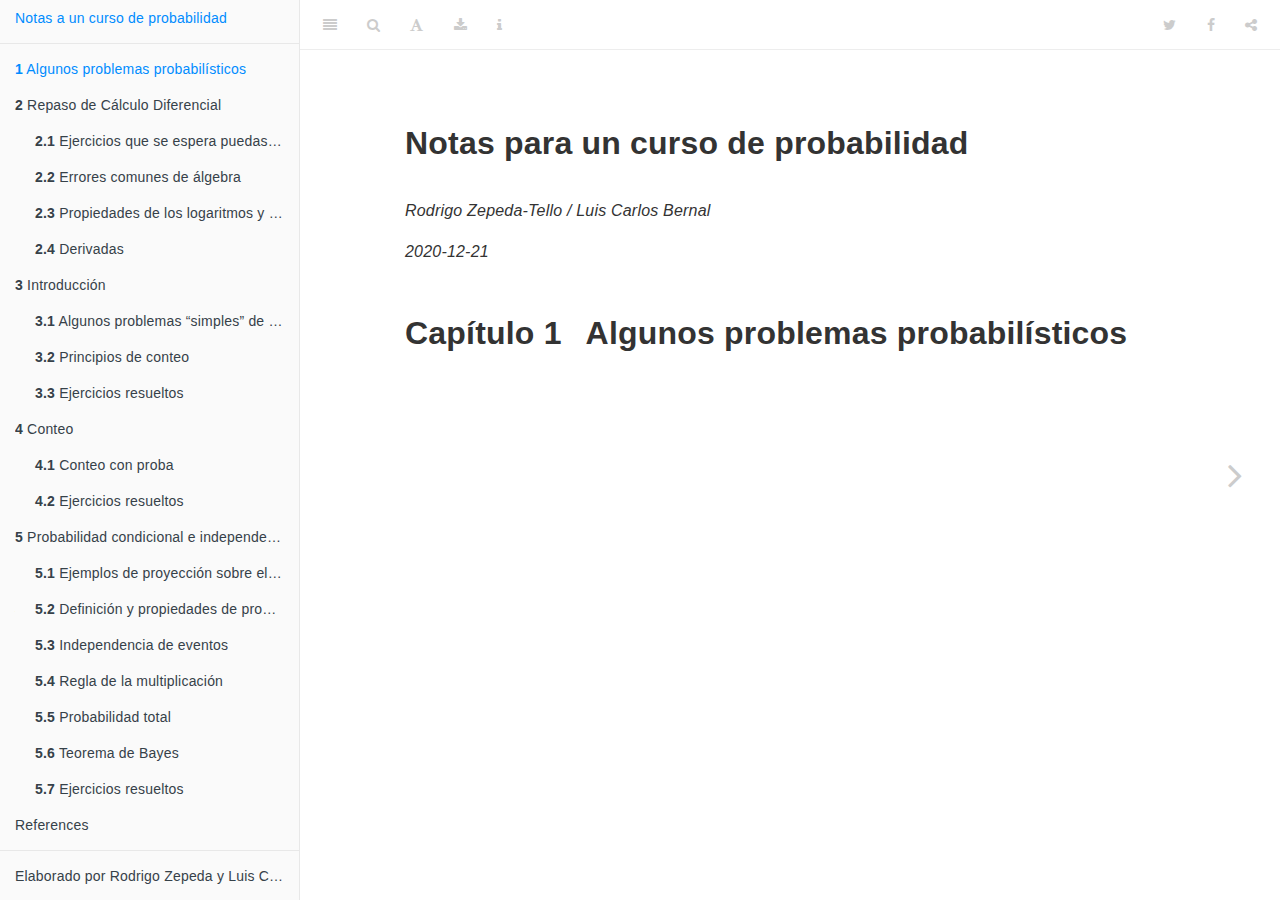
<file: docs/index.html>
<!DOCTYPE html>
<html lang="" xml:lang="">
<head>

  <meta charset="utf-8" />
  <meta http-equiv="X-UA-Compatible" content="IE=edge" />
  <title>Notas para un curso de probabilidad</title>
  <meta name="description" content="Introducción a un curso de probabilidad para economía, finanzas e ingeniería" />
  <meta name="generator" content="bookdown 0.21 and GitBook 2.6.7" />

  <meta property="og:title" content="Notas para un curso de probabilidad" />
  <meta property="og:type" content="book" />
  
  
  <meta property="og:description" content="Introducción a un curso de probabilidad para economía, finanzas e ingeniería" />
  

  <meta name="twitter:card" content="summary" />
  <meta name="twitter:title" content="Notas para un curso de probabilidad" />
  
  <meta name="twitter:description" content="Introducción a un curso de probabilidad para economía, finanzas e ingeniería" />
  

<meta name="author" content="Rodrigo Zepeda-Tello / Luis Carlos Bernal" />


<meta name="date" content="2020-12-21" />

  <meta name="viewport" content="width=device-width, initial-scale=1" />
  <meta name="apple-mobile-web-app-capable" content="yes" />
  <meta name="apple-mobile-web-app-status-bar-style" content="black" />
  
  

<link rel="next" href="repaso-diferencial.html"/>
<script src="libs/jquery-2.2.3/jquery.min.js"></script>
<link href="libs/gitbook-2.6.7/css/style.css" rel="stylesheet" />
<link href="libs/gitbook-2.6.7/css/plugin-table.css" rel="stylesheet" />
<link href="libs/gitbook-2.6.7/css/plugin-bookdown.css" rel="stylesheet" />
<link href="libs/gitbook-2.6.7/css/plugin-highlight.css" rel="stylesheet" />
<link href="libs/gitbook-2.6.7/css/plugin-search.css" rel="stylesheet" />
<link href="libs/gitbook-2.6.7/css/plugin-fontsettings.css" rel="stylesheet" />
<link href="libs/gitbook-2.6.7/css/plugin-clipboard.css" rel="stylesheet" />









<script src="libs/accessible-code-block-0.0.1/empty-anchor.js"></script>



<link rel="stylesheet" href="style.css" type="text/css" />
</head>

<body>



  <div class="book without-animation with-summary font-size-2 font-family-1" data-basepath=".">

    <div class="book-summary">
      <nav role="navigation">

<ul class="summary">
<li><a href="./">Notas a un curso de probabilidad</a></li>

<li class="divider"></li>
<li class="chapter" data-level="1" data-path="index.html"><a href="index.html"><i class="fa fa-check"></i><b>1</b> Algunos problemas probabilísticos</a></li>
<li class="chapter" data-level="2" data-path="repaso-diferencial.html"><a href="repaso-diferencial.html"><i class="fa fa-check"></i><b>2</b> Repaso de Cálculo Diferencial</a><ul>
<li class="chapter" data-level="2.1" data-path="repaso-diferencial.html"><a href="repaso-diferencial.html#ejercicios-que-se-espera-puedas-resolver"><i class="fa fa-check"></i><b>2.1</b> Ejercicios que se espera puedas resolver</a></li>
<li class="chapter" data-level="2.2" data-path="repaso-diferencial.html"><a href="repaso-diferencial.html#errores-comunes-de-álgebra"><i class="fa fa-check"></i><b>2.2</b> Errores comunes de álgebra</a></li>
<li class="chapter" data-level="2.3" data-path="repaso-diferencial.html"><a href="repaso-diferencial.html#propiedades-de-los-logaritmos-y-la-exponencial"><i class="fa fa-check"></i><b>2.3</b> Propiedades de los logaritmos y la exponencial</a></li>
<li class="chapter" data-level="2.4" data-path="repaso-diferencial.html"><a href="repaso-diferencial.html#derivadas"><i class="fa fa-check"></i><b>2.4</b> Derivadas</a><ul>
<li class="chapter" data-level="2.4.1" data-path="repaso-diferencial.html"><a href="repaso-diferencial.html#definición-como-límite"><i class="fa fa-check"></i><b>2.4.1</b> Definición como límite</a></li>
<li class="chapter" data-level="2.4.2" data-path="repaso-diferencial.html"><a href="repaso-diferencial.html#derivada-de-la-suma"><i class="fa fa-check"></i><b>2.4.2</b> Derivada de la suma</a></li>
<li class="chapter" data-level="2.4.3" data-path="repaso-diferencial.html"><a href="repaso-diferencial.html#derivada-del-producto"><i class="fa fa-check"></i><b>2.4.3</b> Derivada del producto</a></li>
<li class="chapter" data-level="2.4.4" data-path="repaso-diferencial.html"><a href="repaso-diferencial.html#derivada-de-una-división"><i class="fa fa-check"></i><b>2.4.4</b> Derivada de una división</a></li>
<li class="chapter" data-level="2.4.5" data-path="repaso-diferencial.html"><a href="repaso-diferencial.html#regla-de-la-cadena"><i class="fa fa-check"></i><b>2.4.5</b> Regla de la cadena</a></li>
<li class="chapter" data-level="2.4.6" data-path="repaso-diferencial.html"><a href="repaso-diferencial.html#derivación-logarítmica"><i class="fa fa-check"></i><b>2.4.6</b> Derivación logarítmica</a></li>
<li class="chapter" data-level="2.4.7" data-path="repaso-diferencial.html"><a href="repaso-diferencial.html#derivadas-parciales"><i class="fa fa-check"></i><b>2.4.7</b> Derivadas parciales</a></li>
<li class="chapter" data-level="2.4.8" data-path="repaso-diferencial.html"><a href="repaso-diferencial.html#gradiente"><i class="fa fa-check"></i><b>2.4.8</b> Gradiente</a></li>
<li class="chapter" data-level="2.4.9" data-path="repaso-diferencial.html"><a href="repaso-diferencial.html#matriz-hessiana"><i class="fa fa-check"></i><b>2.4.9</b> Matriz hessiana</a></li>
</ul></li>
</ul></li>
<li class="chapter" data-level="3" data-path="intro.html"><a href="intro.html"><i class="fa fa-check"></i><b>3</b> Introducción</a><ul>
<li class="chapter" data-level="3.1" data-path="intro.html"><a href="intro.html#algunos-problemas-simples-de-probabilidad"><i class="fa fa-check"></i><b>3.1</b> Algunos problemas “simples” de probabilidad</a><ul>
<li class="chapter" data-level="3.1.1" data-path="intro.html"><a href="intro.html#ejemplos-sencillos-de-casos-favorables-entre-totales"><i class="fa fa-check"></i><b>3.1.1</b> Ejemplos sencillos de casos favorables entre totales</a></li>
</ul></li>
<li class="chapter" data-level="3.2" data-path="intro.html"><a href="intro.html#principios-de-conteo"><i class="fa fa-check"></i><b>3.2</b> Principios de conteo</a><ul>
<li class="chapter" data-level="3.2.1" data-path="intro.html"><a href="intro.html#permutaciones-muestras-ordenadas"><i class="fa fa-check"></i><b>3.2.1</b> Permutaciones (muestras ordenadas)</a></li>
<li class="chapter" data-level="3.2.2" data-path="intro.html"><a href="intro.html#combinaciones-subpoblaciones"><i class="fa fa-check"></i><b>3.2.2</b> Combinaciones (subpoblaciones)</a></li>
<li class="chapter" data-level="3.2.3" data-path="intro.html"><a href="intro.html#particiones-problemas-de-ocupación"><i class="fa fa-check"></i><b>3.2.3</b> Particiones (problemas de ocupación)</a></li>
<li class="chapter" data-level="3.2.4" data-path="intro.html"><a href="intro.html#representación-mediante-árboles"><i class="fa fa-check"></i><b>3.2.4</b> Representación mediante árboles</a></li>
<li class="chapter" data-level="3.2.5" data-path="intro.html"><a href="intro.html#representación-mediante-puntos-y-líneas"><i class="fa fa-check"></i><b>3.2.5</b> Representación mediante puntos y líneas</a></li>
<li class="chapter" data-level="3.2.6" data-path="intro.html"><a href="intro.html#principio-de-inclusiónexclusión"><i class="fa fa-check"></i><b>3.2.6</b> Principio de inclusión/exclusión</a></li>
</ul></li>
<li class="chapter" data-level="3.3" data-path="intro.html"><a href="intro.html#ejercicios-resueltos"><i class="fa fa-check"></i><b>3.3</b> Ejercicios resueltos</a></li>
</ul></li>
<li class="chapter" data-level="4" data-path="conteo.html"><a href="conteo.html"><i class="fa fa-check"></i><b>4</b> Conteo</a><ul>
<li class="chapter" data-level="4.1" data-path="conteo.html"><a href="conteo.html#conteo-con-proba"><i class="fa fa-check"></i><b>4.1</b> Conteo con proba</a><ul>
<li class="chapter" data-level="4.1.1" data-path="conteo.html"><a href="conteo.html#muestreo-aleatorio-simple-con-reemplazo"><i class="fa fa-check"></i><b>4.1.1</b> Muestreo aleatorio simple con reemplazo</a></li>
<li class="chapter" data-level="4.1.2" data-path="conteo.html"><a href="conteo.html#muestreo-aleatorio-simple-sin-reemplazo"><i class="fa fa-check"></i><b>4.1.2</b> Muestreo aleatorio simple sin reemplazo</a></li>
<li class="chapter" data-level="4.1.3" data-path="conteo.html"><a href="conteo.html#árboles-binomiales"><i class="fa fa-check"></i><b>4.1.3</b> Árboles binomiales</a></li>
<li class="chapter" data-level="4.1.4" data-path="conteo.html"><a href="conteo.html#urnas-de-polya"><i class="fa fa-check"></i><b>4.1.4</b> Urnas de Polya</a></li>
<li class="chapter" data-level="4.1.5" data-path="conteo.html"><a href="conteo.html#distribución-binomial"><i class="fa fa-check"></i><b>4.1.5</b> Distribución Binomial</a></li>
<li class="chapter" data-level="4.1.6" data-path="conteo.html"><a href="conteo.html#distribución-hipergeométrica"><i class="fa fa-check"></i><b>4.1.6</b> Distribución Hipergeométrica</a></li>
<li class="chapter" data-level="4.1.7" data-path="conteo.html"><a href="conteo.html#teoría-básica-de-conjuntos"><i class="fa fa-check"></i><b>4.1.7</b> Teoría básica de conjuntos</a></li>
<li class="chapter" data-level="4.1.8" data-path="conteo.html"><a href="conteo.html#axiomas-de-kolmogorov-versión-1"><i class="fa fa-check"></i><b>4.1.8</b> Axiomas de Kolmogorov (versión 1)</a></li>
<li class="chapter" data-level="4.1.9" data-path="conteo.html"><a href="conteo.html#propiedades-de-la-probabilidad"><i class="fa fa-check"></i><b>4.1.9</b> Propiedades de la probabilidad</a></li>
<li class="chapter" data-level="4.1.10" data-path="conteo.html"><a href="conteo.html#principio-de-inclusiónexclusión-1"><i class="fa fa-check"></i><b>4.1.10</b> Principio de inclusión/exclusión</a></li>
</ul></li>
<li class="chapter" data-level="4.2" data-path="conteo.html"><a href="conteo.html#ejercicios-resueltos-1"><i class="fa fa-check"></i><b>4.2</b> Ejercicios resueltos</a></li>
</ul></li>
<li class="chapter" data-level="5" data-path="probacond.html"><a href="probacond.html"><i class="fa fa-check"></i><b>5</b> Probabilidad condicional e independencia</a><ul>
<li class="chapter" data-level="5.1" data-path="probacond.html"><a href="probacond.html#ejemplos-de-proyección-sobre-el-espacio-muestral"><i class="fa fa-check"></i><b>5.1</b> Ejemplos de proyección sobre el espacio muestral</a></li>
<li class="chapter" data-level="5.2" data-path="probacond.html"><a href="probacond.html#definición-y-propiedades-de-probabilidad-condicional"><i class="fa fa-check"></i><b>5.2</b> Definición y propiedades de probabilidad condicional</a></li>
<li class="chapter" data-level="5.3" data-path="probacond.html"><a href="probacond.html#independencia-de-eventos"><i class="fa fa-check"></i><b>5.3</b> Independencia de eventos</a></li>
<li class="chapter" data-level="5.4" data-path="probacond.html"><a href="probacond.html#regla-de-la-multiplicación"><i class="fa fa-check"></i><b>5.4</b> Regla de la multiplicación</a></li>
<li class="chapter" data-level="5.5" data-path="probacond.html"><a href="probacond.html#probabilidad-total"><i class="fa fa-check"></i><b>5.5</b> Probabilidad total</a></li>
<li class="chapter" data-level="5.6" data-path="probacond.html"><a href="probacond.html#teorema-de-bayes"><i class="fa fa-check"></i><b>5.6</b> Teorema de Bayes</a><ul>
<li class="chapter" data-level="5.6.1" data-path="probacond.html"><a href="probacond.html#ejemplo-en-probabilidad-de-covid-condicional-a-muestra-positiva"><i class="fa fa-check"></i><b>5.6.1</b> Ejemplo en probabilidad de covid condicional a muestra positiva</a></li>
<li class="chapter" data-level="5.6.2" data-path="probacond.html"><a href="probacond.html#ejemplo-en-muestreo-secuencial"><i class="fa fa-check"></i><b>5.6.2</b> Ejemplo en muestreo secuencial</a></li>
<li class="chapter" data-level="5.6.3" data-path="probacond.html"><a href="probacond.html#ejemplo-de-la-paradoja-de-simpson"><i class="fa fa-check"></i><b>5.6.3</b> Ejemplo de la paradoja de Simpson</a></li>
</ul></li>
<li class="chapter" data-level="5.7" data-path="probacond.html"><a href="probacond.html#ejercicios-resueltos-2"><i class="fa fa-check"></i><b>5.7</b> Ejercicios resueltos</a></li>
</ul></li>
<li class="chapter" data-level="" data-path="references.html"><a href="references.html"><i class="fa fa-check"></i>References</a></li>
<li class="divider"></li>
<li><a href="https://github.com/RodrigoZepeda" target="blank">Elaborado por Rodrigo Zepeda y Luis Carlos Bernal</a></li>

</ul>

      </nav>
    </div>

    <div class="book-body">
      <div class="body-inner">
        <div class="book-header" role="navigation">
          <h1>
            <i class="fa fa-circle-o-notch fa-spin"></i><a href="./">Notas para un curso de probabilidad</a>
          </h1>
        </div>

        <div class="page-wrapper" tabindex="-1" role="main">
          <div class="page-inner">

            <section class="normal" id="section-">
<div id="header">
<h1 class="title">Notas para un curso de probabilidad</h1>
<p class="author"><em>Rodrigo Zepeda-Tello / Luis Carlos Bernal</em></p>
<p class="date"><em>2020-12-21</em></p>
</div>
<div id="algunos-problemas-probabilísticos" class="section level1">
<h1><span class="header-section-number">Capítulo 1</span> Algunos problemas probabilísticos</h1>

</div>
            </section>

          </div>
        </div>
      </div>

<a href="repaso-diferencial.html" class="navigation navigation-next navigation-unique" aria-label="Next page"><i class="fa fa-angle-right"></i></a>
    </div>
  </div>
<script src="libs/gitbook-2.6.7/js/app.min.js"></script>
<script src="libs/gitbook-2.6.7/js/lunr.js"></script>
<script src="libs/gitbook-2.6.7/js/clipboard.min.js"></script>
<script src="libs/gitbook-2.6.7/js/plugin-search.js"></script>
<script src="libs/gitbook-2.6.7/js/plugin-sharing.js"></script>
<script src="libs/gitbook-2.6.7/js/plugin-fontsettings.js"></script>
<script src="libs/gitbook-2.6.7/js/plugin-bookdown.js"></script>
<script src="libs/gitbook-2.6.7/js/jquery.highlight.js"></script>
<script src="libs/gitbook-2.6.7/js/plugin-clipboard.js"></script>
<script>
gitbook.require(["gitbook"], function(gitbook) {
gitbook.start({
"sharing": {
"github": false,
"facebook": true,
"twitter": true,
"linkedin": false,
"weibo": false,
"instapaper": false,
"vk": false,
"all": ["facebook", "twitter", "linkedin", "weibo", "instapaper"]
},
"fontsettings": {
"theme": "white",
"family": "sans",
"size": 2
},
"edit": {
"link": null,
"text": null
},
"history": {
"link": null,
"text": null
},
"view": {
"link": null,
"text": null
},
"download": ["LibroProbabilidad.pdf", "LibroProbabilidad.epub"],
"toc": {
"collapse": "subsection"
}
});
});
</script>

<!-- dynamically load mathjax for compatibility with self-contained -->
<script>
  (function () {
    var script = document.createElement("script");
    script.type = "text/javascript";
    var src = "true";
    if (src === "" || src === "true") src = "https://mathjax.rstudio.com/latest/MathJax.js?config=TeX-MML-AM_CHTML";
    if (location.protocol !== "file:")
      if (/^https?:/.test(src))
        src = src.replace(/^https?:/, '');
    script.src = src;
    document.getElementsByTagName("head")[0].appendChild(script);
  })();
</script>
</body>

</html>
</file>
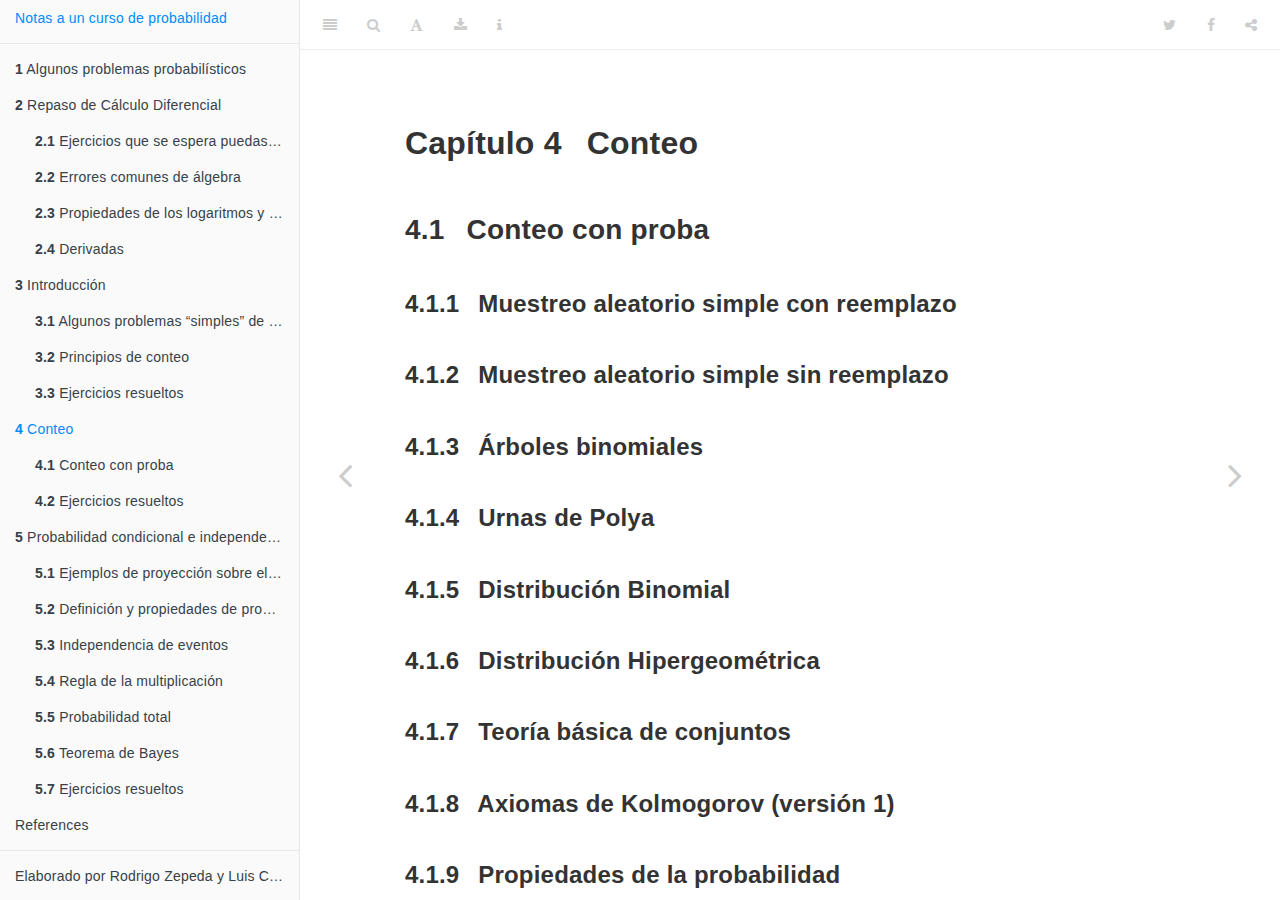
<file: docs/conteo.html>
<!DOCTYPE html>
<html lang="" xml:lang="">
<head>

  <meta charset="utf-8" />
  <meta http-equiv="X-UA-Compatible" content="IE=edge" />
  <title>Capítulo 4 Conteo | Notas para un curso de probabilidad</title>
  <meta name="description" content="Introducción a un curso de probabilidad para economía, finanzas e ingeniería" />
  <meta name="generator" content="bookdown 0.21 and GitBook 2.6.7" />

  <meta property="og:title" content="Capítulo 4 Conteo | Notas para un curso de probabilidad" />
  <meta property="og:type" content="book" />
  
  
  <meta property="og:description" content="Introducción a un curso de probabilidad para economía, finanzas e ingeniería" />
  

  <meta name="twitter:card" content="summary" />
  <meta name="twitter:title" content="Capítulo 4 Conteo | Notas para un curso de probabilidad" />
  
  <meta name="twitter:description" content="Introducción a un curso de probabilidad para economía, finanzas e ingeniería" />
  

<meta name="author" content="Rodrigo Zepeda-Tello / Luis Carlos Bernal" />


<meta name="date" content="2020-12-21" />

  <meta name="viewport" content="width=device-width, initial-scale=1" />
  <meta name="apple-mobile-web-app-capable" content="yes" />
  <meta name="apple-mobile-web-app-status-bar-style" content="black" />
  
  
<link rel="prev" href="intro.html"/>
<link rel="next" href="probacond.html"/>
<script src="libs/jquery-2.2.3/jquery.min.js"></script>
<link href="libs/gitbook-2.6.7/css/style.css" rel="stylesheet" />
<link href="libs/gitbook-2.6.7/css/plugin-table.css" rel="stylesheet" />
<link href="libs/gitbook-2.6.7/css/plugin-bookdown.css" rel="stylesheet" />
<link href="libs/gitbook-2.6.7/css/plugin-highlight.css" rel="stylesheet" />
<link href="libs/gitbook-2.6.7/css/plugin-search.css" rel="stylesheet" />
<link href="libs/gitbook-2.6.7/css/plugin-fontsettings.css" rel="stylesheet" />
<link href="libs/gitbook-2.6.7/css/plugin-clipboard.css" rel="stylesheet" />









<script src="libs/accessible-code-block-0.0.1/empty-anchor.js"></script>



<link rel="stylesheet" href="style.css" type="text/css" />
</head>

<body>



  <div class="book without-animation with-summary font-size-2 font-family-1" data-basepath=".">

    <div class="book-summary">
      <nav role="navigation">

<ul class="summary">
<li><a href="./">Notas a un curso de probabilidad</a></li>

<li class="divider"></li>
<li class="chapter" data-level="1" data-path="index.html"><a href="index.html"><i class="fa fa-check"></i><b>1</b> Algunos problemas probabilísticos</a></li>
<li class="chapter" data-level="2" data-path="repaso-diferencial.html"><a href="repaso-diferencial.html"><i class="fa fa-check"></i><b>2</b> Repaso de Cálculo Diferencial</a><ul>
<li class="chapter" data-level="2.1" data-path="repaso-diferencial.html"><a href="repaso-diferencial.html#ejercicios-que-se-espera-puedas-resolver"><i class="fa fa-check"></i><b>2.1</b> Ejercicios que se espera puedas resolver</a></li>
<li class="chapter" data-level="2.2" data-path="repaso-diferencial.html"><a href="repaso-diferencial.html#errores-comunes-de-álgebra"><i class="fa fa-check"></i><b>2.2</b> Errores comunes de álgebra</a></li>
<li class="chapter" data-level="2.3" data-path="repaso-diferencial.html"><a href="repaso-diferencial.html#propiedades-de-los-logaritmos-y-la-exponencial"><i class="fa fa-check"></i><b>2.3</b> Propiedades de los logaritmos y la exponencial</a></li>
<li class="chapter" data-level="2.4" data-path="repaso-diferencial.html"><a href="repaso-diferencial.html#derivadas"><i class="fa fa-check"></i><b>2.4</b> Derivadas</a><ul>
<li class="chapter" data-level="2.4.1" data-path="repaso-diferencial.html"><a href="repaso-diferencial.html#definición-como-límite"><i class="fa fa-check"></i><b>2.4.1</b> Definición como límite</a></li>
<li class="chapter" data-level="2.4.2" data-path="repaso-diferencial.html"><a href="repaso-diferencial.html#derivada-de-la-suma"><i class="fa fa-check"></i><b>2.4.2</b> Derivada de la suma</a></li>
<li class="chapter" data-level="2.4.3" data-path="repaso-diferencial.html"><a href="repaso-diferencial.html#derivada-del-producto"><i class="fa fa-check"></i><b>2.4.3</b> Derivada del producto</a></li>
<li class="chapter" data-level="2.4.4" data-path="repaso-diferencial.html"><a href="repaso-diferencial.html#derivada-de-una-división"><i class="fa fa-check"></i><b>2.4.4</b> Derivada de una división</a></li>
<li class="chapter" data-level="2.4.5" data-path="repaso-diferencial.html"><a href="repaso-diferencial.html#regla-de-la-cadena"><i class="fa fa-check"></i><b>2.4.5</b> Regla de la cadena</a></li>
<li class="chapter" data-level="2.4.6" data-path="repaso-diferencial.html"><a href="repaso-diferencial.html#derivación-logarítmica"><i class="fa fa-check"></i><b>2.4.6</b> Derivación logarítmica</a></li>
<li class="chapter" data-level="2.4.7" data-path="repaso-diferencial.html"><a href="repaso-diferencial.html#derivadas-parciales"><i class="fa fa-check"></i><b>2.4.7</b> Derivadas parciales</a></li>
<li class="chapter" data-level="2.4.8" data-path="repaso-diferencial.html"><a href="repaso-diferencial.html#gradiente"><i class="fa fa-check"></i><b>2.4.8</b> Gradiente</a></li>
<li class="chapter" data-level="2.4.9" data-path="repaso-diferencial.html"><a href="repaso-diferencial.html#matriz-hessiana"><i class="fa fa-check"></i><b>2.4.9</b> Matriz hessiana</a></li>
</ul></li>
</ul></li>
<li class="chapter" data-level="3" data-path="intro.html"><a href="intro.html"><i class="fa fa-check"></i><b>3</b> Introducción</a><ul>
<li class="chapter" data-level="3.1" data-path="intro.html"><a href="intro.html#algunos-problemas-simples-de-probabilidad"><i class="fa fa-check"></i><b>3.1</b> Algunos problemas “simples” de probabilidad</a><ul>
<li class="chapter" data-level="3.1.1" data-path="intro.html"><a href="intro.html#ejemplos-sencillos-de-casos-favorables-entre-totales"><i class="fa fa-check"></i><b>3.1.1</b> Ejemplos sencillos de casos favorables entre totales</a></li>
</ul></li>
<li class="chapter" data-level="3.2" data-path="intro.html"><a href="intro.html#principios-de-conteo"><i class="fa fa-check"></i><b>3.2</b> Principios de conteo</a><ul>
<li class="chapter" data-level="3.2.1" data-path="intro.html"><a href="intro.html#permutaciones-muestras-ordenadas"><i class="fa fa-check"></i><b>3.2.1</b> Permutaciones (muestras ordenadas)</a></li>
<li class="chapter" data-level="3.2.2" data-path="intro.html"><a href="intro.html#combinaciones-subpoblaciones"><i class="fa fa-check"></i><b>3.2.2</b> Combinaciones (subpoblaciones)</a></li>
<li class="chapter" data-level="3.2.3" data-path="intro.html"><a href="intro.html#particiones-problemas-de-ocupación"><i class="fa fa-check"></i><b>3.2.3</b> Particiones (problemas de ocupación)</a></li>
<li class="chapter" data-level="3.2.4" data-path="intro.html"><a href="intro.html#representación-mediante-árboles"><i class="fa fa-check"></i><b>3.2.4</b> Representación mediante árboles</a></li>
<li class="chapter" data-level="3.2.5" data-path="intro.html"><a href="intro.html#representación-mediante-puntos-y-líneas"><i class="fa fa-check"></i><b>3.2.5</b> Representación mediante puntos y líneas</a></li>
<li class="chapter" data-level="3.2.6" data-path="intro.html"><a href="intro.html#principio-de-inclusiónexclusión"><i class="fa fa-check"></i><b>3.2.6</b> Principio de inclusión/exclusión</a></li>
</ul></li>
<li class="chapter" data-level="3.3" data-path="intro.html"><a href="intro.html#ejercicios-resueltos"><i class="fa fa-check"></i><b>3.3</b> Ejercicios resueltos</a></li>
</ul></li>
<li class="chapter" data-level="4" data-path="conteo.html"><a href="conteo.html"><i class="fa fa-check"></i><b>4</b> Conteo</a><ul>
<li class="chapter" data-level="4.1" data-path="conteo.html"><a href="conteo.html#conteo-con-proba"><i class="fa fa-check"></i><b>4.1</b> Conteo con proba</a><ul>
<li class="chapter" data-level="4.1.1" data-path="conteo.html"><a href="conteo.html#muestreo-aleatorio-simple-con-reemplazo"><i class="fa fa-check"></i><b>4.1.1</b> Muestreo aleatorio simple con reemplazo</a></li>
<li class="chapter" data-level="4.1.2" data-path="conteo.html"><a href="conteo.html#muestreo-aleatorio-simple-sin-reemplazo"><i class="fa fa-check"></i><b>4.1.2</b> Muestreo aleatorio simple sin reemplazo</a></li>
<li class="chapter" data-level="4.1.3" data-path="conteo.html"><a href="conteo.html#árboles-binomiales"><i class="fa fa-check"></i><b>4.1.3</b> Árboles binomiales</a></li>
<li class="chapter" data-level="4.1.4" data-path="conteo.html"><a href="conteo.html#urnas-de-polya"><i class="fa fa-check"></i><b>4.1.4</b> Urnas de Polya</a></li>
<li class="chapter" data-level="4.1.5" data-path="conteo.html"><a href="conteo.html#distribución-binomial"><i class="fa fa-check"></i><b>4.1.5</b> Distribución Binomial</a></li>
<li class="chapter" data-level="4.1.6" data-path="conteo.html"><a href="conteo.html#distribución-hipergeométrica"><i class="fa fa-check"></i><b>4.1.6</b> Distribución Hipergeométrica</a></li>
<li class="chapter" data-level="4.1.7" data-path="conteo.html"><a href="conteo.html#teoría-básica-de-conjuntos"><i class="fa fa-check"></i><b>4.1.7</b> Teoría básica de conjuntos</a></li>
<li class="chapter" data-level="4.1.8" data-path="conteo.html"><a href="conteo.html#axiomas-de-kolmogorov-versión-1"><i class="fa fa-check"></i><b>4.1.8</b> Axiomas de Kolmogorov (versión 1)</a></li>
<li class="chapter" data-level="4.1.9" data-path="conteo.html"><a href="conteo.html#propiedades-de-la-probabilidad"><i class="fa fa-check"></i><b>4.1.9</b> Propiedades de la probabilidad</a></li>
<li class="chapter" data-level="4.1.10" data-path="conteo.html"><a href="conteo.html#principio-de-inclusiónexclusión-1"><i class="fa fa-check"></i><b>4.1.10</b> Principio de inclusión/exclusión</a></li>
</ul></li>
<li class="chapter" data-level="4.2" data-path="conteo.html"><a href="conteo.html#ejercicios-resueltos-1"><i class="fa fa-check"></i><b>4.2</b> Ejercicios resueltos</a></li>
</ul></li>
<li class="chapter" data-level="5" data-path="probacond.html"><a href="probacond.html"><i class="fa fa-check"></i><b>5</b> Probabilidad condicional e independencia</a><ul>
<li class="chapter" data-level="5.1" data-path="probacond.html"><a href="probacond.html#ejemplos-de-proyección-sobre-el-espacio-muestral"><i class="fa fa-check"></i><b>5.1</b> Ejemplos de proyección sobre el espacio muestral</a></li>
<li class="chapter" data-level="5.2" data-path="probacond.html"><a href="probacond.html#definición-y-propiedades-de-probabilidad-condicional"><i class="fa fa-check"></i><b>5.2</b> Definición y propiedades de probabilidad condicional</a></li>
<li class="chapter" data-level="5.3" data-path="probacond.html"><a href="probacond.html#independencia-de-eventos"><i class="fa fa-check"></i><b>5.3</b> Independencia de eventos</a></li>
<li class="chapter" data-level="5.4" data-path="probacond.html"><a href="probacond.html#regla-de-la-multiplicación"><i class="fa fa-check"></i><b>5.4</b> Regla de la multiplicación</a></li>
<li class="chapter" data-level="5.5" data-path="probacond.html"><a href="probacond.html#probabilidad-total"><i class="fa fa-check"></i><b>5.5</b> Probabilidad total</a></li>
<li class="chapter" data-level="5.6" data-path="probacond.html"><a href="probacond.html#teorema-de-bayes"><i class="fa fa-check"></i><b>5.6</b> Teorema de Bayes</a><ul>
<li class="chapter" data-level="5.6.1" data-path="probacond.html"><a href="probacond.html#ejemplo-en-probabilidad-de-covid-condicional-a-muestra-positiva"><i class="fa fa-check"></i><b>5.6.1</b> Ejemplo en probabilidad de covid condicional a muestra positiva</a></li>
<li class="chapter" data-level="5.6.2" data-path="probacond.html"><a href="probacond.html#ejemplo-en-muestreo-secuencial"><i class="fa fa-check"></i><b>5.6.2</b> Ejemplo en muestreo secuencial</a></li>
<li class="chapter" data-level="5.6.3" data-path="probacond.html"><a href="probacond.html#ejemplo-de-la-paradoja-de-simpson"><i class="fa fa-check"></i><b>5.6.3</b> Ejemplo de la paradoja de Simpson</a></li>
</ul></li>
<li class="chapter" data-level="5.7" data-path="probacond.html"><a href="probacond.html#ejercicios-resueltos-2"><i class="fa fa-check"></i><b>5.7</b> Ejercicios resueltos</a></li>
</ul></li>
<li class="chapter" data-level="" data-path="references.html"><a href="references.html"><i class="fa fa-check"></i>References</a></li>
<li class="divider"></li>
<li><a href="https://github.com/RodrigoZepeda" target="blank">Elaborado por Rodrigo Zepeda y Luis Carlos Bernal</a></li>

</ul>

      </nav>
    </div>

    <div class="book-body">
      <div class="body-inner">
        <div class="book-header" role="navigation">
          <h1>
            <i class="fa fa-circle-o-notch fa-spin"></i><a href="./">Notas para un curso de probabilidad</a>
          </h1>
        </div>

        <div class="page-wrapper" tabindex="-1" role="main">
          <div class="page-inner">

            <section class="normal" id="section-">
<div id="conteo" class="section level1">
<h1><span class="header-section-number">Capítulo 4</span> Conteo</h1>
<div id="conteo-con-proba" class="section level2">
<h2><span class="header-section-number">4.1</span> Conteo con proba</h2>
<div id="muestreo-aleatorio-simple-con-reemplazo" class="section level3">
<h3><span class="header-section-number">4.1.1</span> Muestreo aleatorio simple con reemplazo</h3>
</div>
<div id="muestreo-aleatorio-simple-sin-reemplazo" class="section level3">
<h3><span class="header-section-number">4.1.2</span> Muestreo aleatorio simple sin reemplazo</h3>
</div>
<div id="árboles-binomiales" class="section level3">
<h3><span class="header-section-number">4.1.3</span> Árboles binomiales</h3>
</div>
<div id="urnas-de-polya" class="section level3">
<h3><span class="header-section-number">4.1.4</span> Urnas de Polya</h3>
</div>
<div id="distribución-binomial" class="section level3">
<h3><span class="header-section-number">4.1.5</span> Distribución Binomial</h3>
</div>
<div id="distribución-hipergeométrica" class="section level3">
<h3><span class="header-section-number">4.1.6</span> Distribución Hipergeométrica</h3>
</div>
<div id="teoría-básica-de-conjuntos" class="section level3">
<h3><span class="header-section-number">4.1.7</span> Teoría básica de conjuntos</h3>
<!-- Hablar de unión, intersección, complemento, diferencia, diferencia simétrica, conjunto potencia, subconjunto -->
</div>
<div id="axiomas-de-kolmogorov-versión-1" class="section level3">
<h3><span class="header-section-number">4.1.8</span> Axiomas de Kolmogorov (versión 1)</h3>
</div>
<div id="propiedades-de-la-probabilidad" class="section level3">
<h3><span class="header-section-number">4.1.9</span> Propiedades de la probabilidad</h3>
</div>
<div id="principio-de-inclusiónexclusión-1" class="section level3">
<h3><span class="header-section-number">4.1.10</span> Principio de inclusión/exclusión</h3>
</div>
</div>
<div id="ejercicios-resueltos-1" class="section level2">
<h2><span class="header-section-number">4.2</span> Ejercicios resueltos</h2>

</div>
</div>
            </section>

          </div>
        </div>
      </div>
<a href="intro.html" class="navigation navigation-prev " aria-label="Previous page"><i class="fa fa-angle-left"></i></a>
<a href="probacond.html" class="navigation navigation-next " aria-label="Next page"><i class="fa fa-angle-right"></i></a>
    </div>
  </div>
<script src="libs/gitbook-2.6.7/js/app.min.js"></script>
<script src="libs/gitbook-2.6.7/js/lunr.js"></script>
<script src="libs/gitbook-2.6.7/js/clipboard.min.js"></script>
<script src="libs/gitbook-2.6.7/js/plugin-search.js"></script>
<script src="libs/gitbook-2.6.7/js/plugin-sharing.js"></script>
<script src="libs/gitbook-2.6.7/js/plugin-fontsettings.js"></script>
<script src="libs/gitbook-2.6.7/js/plugin-bookdown.js"></script>
<script src="libs/gitbook-2.6.7/js/jquery.highlight.js"></script>
<script src="libs/gitbook-2.6.7/js/plugin-clipboard.js"></script>
<script>
gitbook.require(["gitbook"], function(gitbook) {
gitbook.start({
"sharing": {
"github": false,
"facebook": true,
"twitter": true,
"linkedin": false,
"weibo": false,
"instapaper": false,
"vk": false,
"all": ["facebook", "twitter", "linkedin", "weibo", "instapaper"]
},
"fontsettings": {
"theme": "white",
"family": "sans",
"size": 2
},
"edit": {
"link": null,
"text": null
},
"history": {
"link": null,
"text": null
},
"view": {
"link": null,
"text": null
},
"download": ["LibroProbabilidad.pdf", "LibroProbabilidad.epub"],
"toc": {
"collapse": "subsection"
}
});
});
</script>

<!-- dynamically load mathjax for compatibility with self-contained -->
<script>
  (function () {
    var script = document.createElement("script");
    script.type = "text/javascript";
    var src = "true";
    if (src === "" || src === "true") src = "https://mathjax.rstudio.com/latest/MathJax.js?config=TeX-MML-AM_CHTML";
    if (location.protocol !== "file:")
      if (/^https?:/.test(src))
        src = src.replace(/^https?:/, '');
    script.src = src;
    document.getElementsByTagName("head")[0].appendChild(script);
  })();
</script>
</body>

</html>
</file>
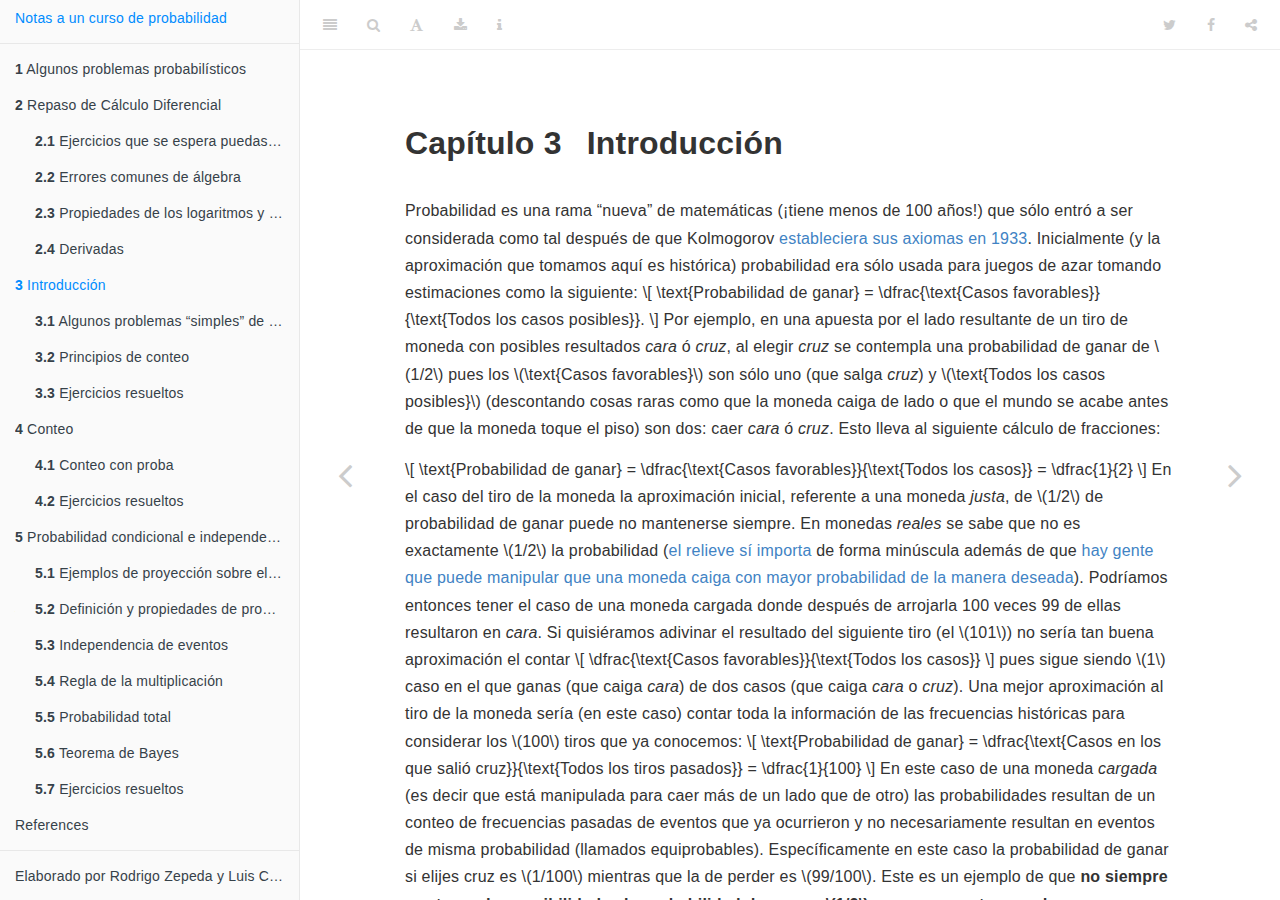
<file: docs/intro.html>
<!DOCTYPE html>
<html lang="" xml:lang="">
<head>

  <meta charset="utf-8" />
  <meta http-equiv="X-UA-Compatible" content="IE=edge" />
  <title>Capítulo 3 Introducción | Notas para un curso de probabilidad</title>
  <meta name="description" content="Introducción a un curso de probabilidad para economía, finanzas e ingeniería" />
  <meta name="generator" content="bookdown 0.21 and GitBook 2.6.7" />

  <meta property="og:title" content="Capítulo 3 Introducción | Notas para un curso de probabilidad" />
  <meta property="og:type" content="book" />
  
  
  <meta property="og:description" content="Introducción a un curso de probabilidad para economía, finanzas e ingeniería" />
  

  <meta name="twitter:card" content="summary" />
  <meta name="twitter:title" content="Capítulo 3 Introducción | Notas para un curso de probabilidad" />
  
  <meta name="twitter:description" content="Introducción a un curso de probabilidad para economía, finanzas e ingeniería" />
  

<meta name="author" content="Rodrigo Zepeda-Tello / Luis Carlos Bernal" />


<meta name="date" content="2020-12-21" />

  <meta name="viewport" content="width=device-width, initial-scale=1" />
  <meta name="apple-mobile-web-app-capable" content="yes" />
  <meta name="apple-mobile-web-app-status-bar-style" content="black" />
  
  
<link rel="prev" href="repaso-diferencial.html"/>
<link rel="next" href="conteo.html"/>
<script src="libs/jquery-2.2.3/jquery.min.js"></script>
<link href="libs/gitbook-2.6.7/css/style.css" rel="stylesheet" />
<link href="libs/gitbook-2.6.7/css/plugin-table.css" rel="stylesheet" />
<link href="libs/gitbook-2.6.7/css/plugin-bookdown.css" rel="stylesheet" />
<link href="libs/gitbook-2.6.7/css/plugin-highlight.css" rel="stylesheet" />
<link href="libs/gitbook-2.6.7/css/plugin-search.css" rel="stylesheet" />
<link href="libs/gitbook-2.6.7/css/plugin-fontsettings.css" rel="stylesheet" />
<link href="libs/gitbook-2.6.7/css/plugin-clipboard.css" rel="stylesheet" />









<script src="libs/accessible-code-block-0.0.1/empty-anchor.js"></script>



<link rel="stylesheet" href="style.css" type="text/css" />
</head>

<body>



  <div class="book without-animation with-summary font-size-2 font-family-1" data-basepath=".">

    <div class="book-summary">
      <nav role="navigation">

<ul class="summary">
<li><a href="./">Notas a un curso de probabilidad</a></li>

<li class="divider"></li>
<li class="chapter" data-level="1" data-path="index.html"><a href="index.html"><i class="fa fa-check"></i><b>1</b> Algunos problemas probabilísticos</a></li>
<li class="chapter" data-level="2" data-path="repaso-diferencial.html"><a href="repaso-diferencial.html"><i class="fa fa-check"></i><b>2</b> Repaso de Cálculo Diferencial</a><ul>
<li class="chapter" data-level="2.1" data-path="repaso-diferencial.html"><a href="repaso-diferencial.html#ejercicios-que-se-espera-puedas-resolver"><i class="fa fa-check"></i><b>2.1</b> Ejercicios que se espera puedas resolver</a></li>
<li class="chapter" data-level="2.2" data-path="repaso-diferencial.html"><a href="repaso-diferencial.html#errores-comunes-de-álgebra"><i class="fa fa-check"></i><b>2.2</b> Errores comunes de álgebra</a></li>
<li class="chapter" data-level="2.3" data-path="repaso-diferencial.html"><a href="repaso-diferencial.html#propiedades-de-los-logaritmos-y-la-exponencial"><i class="fa fa-check"></i><b>2.3</b> Propiedades de los logaritmos y la exponencial</a></li>
<li class="chapter" data-level="2.4" data-path="repaso-diferencial.html"><a href="repaso-diferencial.html#derivadas"><i class="fa fa-check"></i><b>2.4</b> Derivadas</a><ul>
<li class="chapter" data-level="2.4.1" data-path="repaso-diferencial.html"><a href="repaso-diferencial.html#definición-como-límite"><i class="fa fa-check"></i><b>2.4.1</b> Definición como límite</a></li>
<li class="chapter" data-level="2.4.2" data-path="repaso-diferencial.html"><a href="repaso-diferencial.html#derivada-de-la-suma"><i class="fa fa-check"></i><b>2.4.2</b> Derivada de la suma</a></li>
<li class="chapter" data-level="2.4.3" data-path="repaso-diferencial.html"><a href="repaso-diferencial.html#derivada-del-producto"><i class="fa fa-check"></i><b>2.4.3</b> Derivada del producto</a></li>
<li class="chapter" data-level="2.4.4" data-path="repaso-diferencial.html"><a href="repaso-diferencial.html#derivada-de-una-división"><i class="fa fa-check"></i><b>2.4.4</b> Derivada de una división</a></li>
<li class="chapter" data-level="2.4.5" data-path="repaso-diferencial.html"><a href="repaso-diferencial.html#regla-de-la-cadena"><i class="fa fa-check"></i><b>2.4.5</b> Regla de la cadena</a></li>
<li class="chapter" data-level="2.4.6" data-path="repaso-diferencial.html"><a href="repaso-diferencial.html#derivación-logarítmica"><i class="fa fa-check"></i><b>2.4.6</b> Derivación logarítmica</a></li>
<li class="chapter" data-level="2.4.7" data-path="repaso-diferencial.html"><a href="repaso-diferencial.html#derivadas-parciales"><i class="fa fa-check"></i><b>2.4.7</b> Derivadas parciales</a></li>
<li class="chapter" data-level="2.4.8" data-path="repaso-diferencial.html"><a href="repaso-diferencial.html#gradiente"><i class="fa fa-check"></i><b>2.4.8</b> Gradiente</a></li>
<li class="chapter" data-level="2.4.9" data-path="repaso-diferencial.html"><a href="repaso-diferencial.html#matriz-hessiana"><i class="fa fa-check"></i><b>2.4.9</b> Matriz hessiana</a></li>
</ul></li>
</ul></li>
<li class="chapter" data-level="3" data-path="intro.html"><a href="intro.html"><i class="fa fa-check"></i><b>3</b> Introducción</a><ul>
<li class="chapter" data-level="3.1" data-path="intro.html"><a href="intro.html#algunos-problemas-simples-de-probabilidad"><i class="fa fa-check"></i><b>3.1</b> Algunos problemas “simples” de probabilidad</a><ul>
<li class="chapter" data-level="3.1.1" data-path="intro.html"><a href="intro.html#ejemplos-sencillos-de-casos-favorables-entre-totales"><i class="fa fa-check"></i><b>3.1.1</b> Ejemplos sencillos de casos favorables entre totales</a></li>
</ul></li>
<li class="chapter" data-level="3.2" data-path="intro.html"><a href="intro.html#principios-de-conteo"><i class="fa fa-check"></i><b>3.2</b> Principios de conteo</a><ul>
<li class="chapter" data-level="3.2.1" data-path="intro.html"><a href="intro.html#permutaciones-muestras-ordenadas"><i class="fa fa-check"></i><b>3.2.1</b> Permutaciones (muestras ordenadas)</a></li>
<li class="chapter" data-level="3.2.2" data-path="intro.html"><a href="intro.html#combinaciones-subpoblaciones"><i class="fa fa-check"></i><b>3.2.2</b> Combinaciones (subpoblaciones)</a></li>
<li class="chapter" data-level="3.2.3" data-path="intro.html"><a href="intro.html#particiones-problemas-de-ocupación"><i class="fa fa-check"></i><b>3.2.3</b> Particiones (problemas de ocupación)</a></li>
<li class="chapter" data-level="3.2.4" data-path="intro.html"><a href="intro.html#representación-mediante-árboles"><i class="fa fa-check"></i><b>3.2.4</b> Representación mediante árboles</a></li>
<li class="chapter" data-level="3.2.5" data-path="intro.html"><a href="intro.html#representación-mediante-puntos-y-líneas"><i class="fa fa-check"></i><b>3.2.5</b> Representación mediante puntos y líneas</a></li>
<li class="chapter" data-level="3.2.6" data-path="intro.html"><a href="intro.html#principio-de-inclusiónexclusión"><i class="fa fa-check"></i><b>3.2.6</b> Principio de inclusión/exclusión</a></li>
</ul></li>
<li class="chapter" data-level="3.3" data-path="intro.html"><a href="intro.html#ejercicios-resueltos"><i class="fa fa-check"></i><b>3.3</b> Ejercicios resueltos</a></li>
</ul></li>
<li class="chapter" data-level="4" data-path="conteo.html"><a href="conteo.html"><i class="fa fa-check"></i><b>4</b> Conteo</a><ul>
<li class="chapter" data-level="4.1" data-path="conteo.html"><a href="conteo.html#conteo-con-proba"><i class="fa fa-check"></i><b>4.1</b> Conteo con proba</a><ul>
<li class="chapter" data-level="4.1.1" data-path="conteo.html"><a href="conteo.html#muestreo-aleatorio-simple-con-reemplazo"><i class="fa fa-check"></i><b>4.1.1</b> Muestreo aleatorio simple con reemplazo</a></li>
<li class="chapter" data-level="4.1.2" data-path="conteo.html"><a href="conteo.html#muestreo-aleatorio-simple-sin-reemplazo"><i class="fa fa-check"></i><b>4.1.2</b> Muestreo aleatorio simple sin reemplazo</a></li>
<li class="chapter" data-level="4.1.3" data-path="conteo.html"><a href="conteo.html#árboles-binomiales"><i class="fa fa-check"></i><b>4.1.3</b> Árboles binomiales</a></li>
<li class="chapter" data-level="4.1.4" data-path="conteo.html"><a href="conteo.html#urnas-de-polya"><i class="fa fa-check"></i><b>4.1.4</b> Urnas de Polya</a></li>
<li class="chapter" data-level="4.1.5" data-path="conteo.html"><a href="conteo.html#distribución-binomial"><i class="fa fa-check"></i><b>4.1.5</b> Distribución Binomial</a></li>
<li class="chapter" data-level="4.1.6" data-path="conteo.html"><a href="conteo.html#distribución-hipergeométrica"><i class="fa fa-check"></i><b>4.1.6</b> Distribución Hipergeométrica</a></li>
<li class="chapter" data-level="4.1.7" data-path="conteo.html"><a href="conteo.html#teoría-básica-de-conjuntos"><i class="fa fa-check"></i><b>4.1.7</b> Teoría básica de conjuntos</a></li>
<li class="chapter" data-level="4.1.8" data-path="conteo.html"><a href="conteo.html#axiomas-de-kolmogorov-versión-1"><i class="fa fa-check"></i><b>4.1.8</b> Axiomas de Kolmogorov (versión 1)</a></li>
<li class="chapter" data-level="4.1.9" data-path="conteo.html"><a href="conteo.html#propiedades-de-la-probabilidad"><i class="fa fa-check"></i><b>4.1.9</b> Propiedades de la probabilidad</a></li>
<li class="chapter" data-level="4.1.10" data-path="conteo.html"><a href="conteo.html#principio-de-inclusiónexclusión-1"><i class="fa fa-check"></i><b>4.1.10</b> Principio de inclusión/exclusión</a></li>
</ul></li>
<li class="chapter" data-level="4.2" data-path="conteo.html"><a href="conteo.html#ejercicios-resueltos-1"><i class="fa fa-check"></i><b>4.2</b> Ejercicios resueltos</a></li>
</ul></li>
<li class="chapter" data-level="5" data-path="probacond.html"><a href="probacond.html"><i class="fa fa-check"></i><b>5</b> Probabilidad condicional e independencia</a><ul>
<li class="chapter" data-level="5.1" data-path="probacond.html"><a href="probacond.html#ejemplos-de-proyección-sobre-el-espacio-muestral"><i class="fa fa-check"></i><b>5.1</b> Ejemplos de proyección sobre el espacio muestral</a></li>
<li class="chapter" data-level="5.2" data-path="probacond.html"><a href="probacond.html#definición-y-propiedades-de-probabilidad-condicional"><i class="fa fa-check"></i><b>5.2</b> Definición y propiedades de probabilidad condicional</a></li>
<li class="chapter" data-level="5.3" data-path="probacond.html"><a href="probacond.html#independencia-de-eventos"><i class="fa fa-check"></i><b>5.3</b> Independencia de eventos</a></li>
<li class="chapter" data-level="5.4" data-path="probacond.html"><a href="probacond.html#regla-de-la-multiplicación"><i class="fa fa-check"></i><b>5.4</b> Regla de la multiplicación</a></li>
<li class="chapter" data-level="5.5" data-path="probacond.html"><a href="probacond.html#probabilidad-total"><i class="fa fa-check"></i><b>5.5</b> Probabilidad total</a></li>
<li class="chapter" data-level="5.6" data-path="probacond.html"><a href="probacond.html#teorema-de-bayes"><i class="fa fa-check"></i><b>5.6</b> Teorema de Bayes</a><ul>
<li class="chapter" data-level="5.6.1" data-path="probacond.html"><a href="probacond.html#ejemplo-en-probabilidad-de-covid-condicional-a-muestra-positiva"><i class="fa fa-check"></i><b>5.6.1</b> Ejemplo en probabilidad de covid condicional a muestra positiva</a></li>
<li class="chapter" data-level="5.6.2" data-path="probacond.html"><a href="probacond.html#ejemplo-en-muestreo-secuencial"><i class="fa fa-check"></i><b>5.6.2</b> Ejemplo en muestreo secuencial</a></li>
<li class="chapter" data-level="5.6.3" data-path="probacond.html"><a href="probacond.html#ejemplo-de-la-paradoja-de-simpson"><i class="fa fa-check"></i><b>5.6.3</b> Ejemplo de la paradoja de Simpson</a></li>
</ul></li>
<li class="chapter" data-level="5.7" data-path="probacond.html"><a href="probacond.html#ejercicios-resueltos-2"><i class="fa fa-check"></i><b>5.7</b> Ejercicios resueltos</a></li>
</ul></li>
<li class="chapter" data-level="" data-path="references.html"><a href="references.html"><i class="fa fa-check"></i>References</a></li>
<li class="divider"></li>
<li><a href="https://github.com/RodrigoZepeda" target="blank">Elaborado por Rodrigo Zepeda y Luis Carlos Bernal</a></li>

</ul>

      </nav>
    </div>

    <div class="book-body">
      <div class="body-inner">
        <div class="book-header" role="navigation">
          <h1>
            <i class="fa fa-circle-o-notch fa-spin"></i><a href="./">Notas para un curso de probabilidad</a>
          </h1>
        </div>

        <div class="page-wrapper" tabindex="-1" role="main">
          <div class="page-inner">

            <section class="normal" id="section-">
<div id="intro" class="section level1">
<h1><span class="header-section-number">Capítulo 3</span> Introducción</h1>
<p>Probabilidad es una rama “nueva” de matemáticas (¡tiene menos de 100 años!) que sólo entró a ser considerada como tal después de que Kolmogorov <a href="https://link.springer.com/article/10.1007/BF00348144">estableciera sus axiomas en 1933</a>. Inicialmente (y la aproximación que tomamos aquí es histórica) probabilidad era sólo usada para juegos de azar tomando estimaciones como la siguiente:
<span class="math display">\[
\text{Probabilidad de ganar} = \dfrac{\text{Casos favorables}}{\text{Todos los casos posibles}}.
\]</span>
Por ejemplo, en una apuesta por el lado resultante de un tiro de moneda con posibles resultados <em>cara</em> ó <em>cruz</em>, al elegir <em>cruz</em> se contempla una probabilidad de ganar de <span class="math inline">\(1/2\)</span> pues los <span class="math inline">\(\text{Casos favorables}\)</span> son sólo uno (que salga <em>cruz</em>) y <span class="math inline">\(\text{Todos los casos posibles}\)</span> (descontando cosas raras como que la moneda caiga de lado o que el mundo se acabe antes de que la moneda toque el piso) son dos: caer <em>cara</em> ó <em>cruz</em>. Esto lleva al siguiente cálculo de fracciones:</p>
<p><span class="math display">\[
\text{Probabilidad de ganar} = \dfrac{\text{Casos favorables}}{\text{Todos los casos}} = \dfrac{1}{2}
\]</span>
En el caso del tiro de la moneda la aproximación inicial, referente a una moneda <em>justa</em>, de <span class="math inline">\(1/2\)</span> de probabilidad de ganar puede no mantenerse siempre. En monedas <em>reales</em> se sabe que no es exactamente <span class="math inline">\(1/2\)</span> la probabilidad (<a href="https://statweb.stanford.edu/~susan/papers/headswithJ.pdf">el relieve sí importa</a> de forma minúscula además de que <a href="https://www.ncbi.nlm.nih.gov/pmc/articles/PMC2789164/">hay gente que puede manipular que una moneda caiga con mayor probabilidad de la manera deseada</a>). Podríamos entonces tener el caso de una moneda cargada donde después de arrojarla 100 veces 99 de ellas resultaron en <em>cara</em>. Si quisiéramos adivinar el resultado del siguiente tiro (el <span class="math inline">\(101\)</span>) no sería tan buena aproximación el contar
<span class="math display">\[
\dfrac{\text{Casos favorables}}{\text{Todos los casos}}
\]</span>
pues sigue siendo <span class="math inline">\(1\)</span> caso en el que ganas (que caiga <em>cara</em>) de dos casos (que caiga <em>cara</em> o <em>cruz</em>). Una mejor aproximación al tiro de la moneda sería (en este caso) contar toda la información de las frecuencias históricas para considerar los <span class="math inline">\(100\)</span> tiros que ya conocemos:
<span class="math display">\[
\text{Probabilidad de ganar} =  \dfrac{\text{Casos en los que salió cruz}}{\text{Todos los tiros pasados}} = \dfrac{1}{100}
\]</span>
En este caso de una moneda <em>cargada</em> (es decir que está manipulada para caer más de un lado que de otro) las probabilidades resultan de un conteo de frecuencias pasadas de eventos que ya ocurrieron y no necesariamente resultan en eventos de misma probabilidad (llamados equiprobables). Específicamente en este caso la probabilidad de ganar si elijes cruz es <span class="math inline">\(1/100\)</span> mientras que la de perder es <span class="math inline">\(99/100\)</span>. Este es un ejemplo de que <strong>no siempre por tener dos posibilidades la probabilidad de una es <span class="math inline">\(1/2\)</span> y, por supuesto que, de manera general, no por tener <span class="math inline">\(n\)</span> probabilidades la probabilidad de una de ellas es <span class="math inline">\(1/n\)</span>.</strong></p>
<p>A la anterior interpretación de la probabilidad que se dedica a contar del histórico cuántos eventos de cada tipo han ocurrido y dividirlo entre los posibles se le conoce como <em>frecuentista</em>. Sin embargo dicha interpretación es incompleta. Bajo la idea de<br />
<span class="math display">\[
\dfrac{\text{Casos favorables}}{\text{Todos los casos}}
\]</span>
o bien de
<span class="math display">\[
\dfrac{\text{Veces en las que ha ocurrido lo que me interesa}}{\text{Todos los casos}}
\]</span>
no se pueden plantear probabilidades para eventos futuros. Por ejemplo: ¿cuál es la probabilidad de éxito de un nuevo producto en el mercado? ¿qué candidato es más probable que triunfe en las próximas elecciones? ¿cuál es la probabilidad de que mañana llueva en mi ciudad? Todos estos eventos no pueden modelarse contando el número de veces que ha ocurrido el evento en el pasado ¡porque no son eventos que se repitan! Tampoco tiene mucho sentido modelarlo considerando casos favorables entre casos totales: aunque un producto puede tener éxito o no tenerlo la probabilidad no es 50 y 50 (los mercadólogos se aseguran de ello); en una elección con tres candidatos no ocurre que cada uno tenga 33.33% de probabilidad de ganar (siempre hay unos con mayores posibilidades); si mañana llueve o no depende de muchos factores desde la presión barométrica, el clima histórico de mi ciudad, la temperatura (bien sabes que hay climas más probables que otros<a href="#fn1" class="footnote-ref" id="fnref1"><sup>1</sup></a>). Para esto último (ya llegaremos) se requerirá maquinaria más pesada: el invento de un concepto conocido como <em>variables aleatorias</em> y <em>el teorema de Bayes</em> que en conjunto permiten integrar información adicional (como presión barométrica en el caso de la lluvia o datos de productos similares en el caso del mercado) para poder modelar la probabilidad.</p>
<p>Si la probabilidad no es sólo conteo de eventos (casos favorables y totales) ¿qué es entonces? En esto se abre una discusión eterna. Hay probabilistas que afirman que es una medida de creencias (si yo te digo que hay una probabilidad del 70% de que llueva mañana es porque <em>creo</em> que la lluvia del día de mañana es un evento posible y <em>elijo</em> cuantificar mi creencia con ese número). A estos probabilistas se les conoce como Bayesianos. Por otro lado, otros probabilistas afirman que es una extensión de la lógica. Al enunciado <em>Mañana va a llover</em> no se le puede asignar una categoría de <em>verdad</em> o <em>falsedad</em> el día de hoy. Empero, se puede asignar una probabilidad (en este caso el 70%) que cuantifique qué tan verdadero es un enunciado. De esta forma, la probabilidad extiende la lógica diciendo qué tan cierto es algo con la probabilidad de 0% siendo un evento que es completamente falso y 100% un evento completamente verdadero.</p>
<p>Yo, Rodrigo, soy partidario de esta última interpretación. Sin embargo, para fines de estas notas, todas las interpretaciones, sean conteos de frecuencia, grados de credibilidad o grados de verdad, van a ser equivalentes y sólo en detalles minúsculos notaremos algunas diferencias interpretativas.</p>
<p>Por ahora, comenzaremos nuestra aventura por el mundo de la probabilidad analizando la probabilidad clásica: el conteo de cuántos eventos favorables hay sobre el total de eventos posibles.</p>
<blockquote>
<p>En esta sección estudiaremos: algunos problemas de probabilidad basado en conteos muy simples (equiprobables) y más adelante nos enfocaremos sólo en contar eventos (cuántas formas hay de que ocurra algo). En la siguiente sección utilizaremos estos conteos para comenzar a hablar de probabilidades</p>
</blockquote>
<div id="algunos-problemas-simples-de-probabilidad" class="section level2">
<h2><span class="header-section-number">3.1</span> Algunos problemas “simples” de probabilidad</h2>
<p>De manera inicial vamos a presentar algunos problemas de probabilidad calculando casos favorables entre totales y realizar los cálculos correspondientes a manera de ejemplo. Más adelante definiremos mejor lo que estamos haciendo</p>
<div class="Ejemplo">
<h3 id="ejemplo-1-dado-de-6-caras">
Ejemplo 1: Dado de 6 caras
</h3>
<p>
Considera un tiro de un dado de seis caras numeradas del <span class="math inline"><span class="math inline">\(1\)</span></span> al <span class="math inline"><span class="math inline">\(6\)</span></span>. Suponiendo que el dado es <em>justo</em> (es decir, todas las caras son igualmente probables), ¿cuál es la probabilidad de obtener la cara <span class="math inline"><span class="math inline">\(5\)</span></span> en dicho tiro?
</p>
<blockquote>
<h3 id="solución-1-dado-de-6-caras">
Solución 1: Dado de 6 caras
</h3>
<p>
El <span class="math inline"><span class="math inline">\(5\)</span></span> es una de las seis caras. En este caso los <em>casos favorables</em> son solamente <span class="math inline"><span class="math inline">\(1\)</span></span> (que la cara salga <span class="math inline"><span class="math inline">\(5\)</span></span>) y los totales son <span class="math inline"><span class="math inline">\(6\)</span></span> (de seis posibles caras). Entonces la probabilidad es: <span class="math display"><span class="math display">\[
\textrm{Probabilidad} = \dfrac{\text{Casos favorables}}{\text{Casos totales}} = \dfrac{1}{6}
\]</span></span>
</p>
</blockquote>
</div>
<p>Para el siguiente ejemplo tomaremos un dado un poco diferente:</p>
<p><img src="images/dado_12_caras.jpg" width="20%" style="display: block; margin: auto;" /></p>
<div class="Ejemplo">
<h3 id="ejemplo-2-dado-de-12-caras">
Ejemplo 2: Dado de 12 caras
</h3>
<p>
Considera un tiro de un dado de doce caras numeradas del <span class="math inline"><span class="math inline">\(1\)</span></span> al <span class="math inline"><span class="math inline">\(12\)</span></span> como el de la imagen superior. Suponiendo que el dado es <em>justo</em> (es decir, todas las caras son igualmente probables), ¿cuál es la probabilidad de obtener la cara <span class="math inline"><span class="math inline">\(5\)</span></span> en dicho tiro?
</p>
<blockquote>
<h3 id="solución-2-dado-de-12-caras">
Solución 2: Dado de 12 caras
</h3>
<p>
El <span class="math inline"><span class="math inline">\(5\)</span></span> es una de las <strong>doce</strong> caras. En este caso los <em>casos favorables</em> son solamente <span class="math inline"><span class="math inline">\(1\)</span></span> (que la cara salga <span class="math inline"><span class="math inline">\(5\)</span></span>) y los totales son <span class="math inline"><span class="math inline">\(12\)</span></span> (de doce posibles caras). Entonces la probabilidad es: <span class="math display"><span class="math display">\[
\textrm{Probabilidad} = \dfrac{\text{Casos favorables}}{\text{Casos totales}} = \dfrac{1}{12}
\]</span></span>
</p>
</blockquote>
</div>
<p>Del ejemplo anterior notamos que, bajo la aparente misma pregunta: <em>¿cuál es la probabilidad de obtener un 5 en un dado?</em> no necesariamente tenemos la misma respuesta porque el objeto (en este caso el dado) es distinto. De ahí que sea muy importante distinguir de manera clara el universo de posibilidades al que eventualmente llamaremos <span class="math inline">\(\Omega\)</span> (el dado de 6 caras tiene un universo de resultados posibles <em>distinto</em> del de 12 caras).</p>
<blockquote>
<p>A lo largo de estas notas nosotros usaremos dados de seis caras a menos que se especifique lo contrario</p>
</blockquote>
<div class="Ejemplo">
<h3 id="ejemplo-3-dado-de-6-caras-pregunta-por-par">
Ejemplo 3: Dado de 6 caras, pregunta por par
</h3>
<p>
Volvemos al universo de un tiro de un dado justo de seis caras numeradas del <span class="math inline"><span class="math inline">\(1\)</span></span> al <span class="math inline"><span class="math inline">\(6\)</span></span> ¿cuál es la probabilidad de que el resultado de dicho tiro de dado sea un número par?
</p>
<blockquote>
<h3 id="solución-3-dado-de-6-caras-pregunta-por-par">
Solución 3: Dado de 6 caras, pregunta por par
</h3>
<p>
Los pares representan tres de las 6 caras: <span class="math inline"><span class="math inline">\(\{2,4,6\}\)</span></span> son las posibles caras <em>pares</em> dentro del universo de caras denotado <span class="math inline"><span class="math inline">\(\Omega = \{1,2,3,4,5,6\}\)</span></span>. En este caso tenemos tres casos favorables de un total de 6 casos por lo que la probabilidad es: <span class="math display"><span class="math display">\[
\textrm{Probabilidad} = \dfrac{\text{Casos favorables}}{\text{Casos totales}} = \dfrac{3}{6} = \dfrac{1}{2}
\]</span></span>
</p>
</blockquote>
</div>
<p>Vamos a extender el problema de los dados y expandirlo a tener ahora dos dados. Una forma de representar los tiros posibles de dos dados es mediante una tabla la cual nos servirá para otros ejemplos más adelante.</p>
<div class="Ejemplo">
<h3 id="ejemplo-4-dos-dados-de-6-caras">
Ejemplo 4: Dos dados de 6 caras
</h3>
<p>
Vamos a considerar dos tiros de dos dados <em>justos</em> de seis caras. Pensemos que los tiros se dan uno tras otro y que el tiro de un dado no afecta el otro; es decir, los tiros son <em>independientes</em> (casos como que uno de los dados chocó con el otro y cambió su resultado o bien que los dados son mágicos y el tiro de uno determina completamente el resultado del otro quedan descartados). En este escenario ¿cuál es la probabilidad de que el primer dado haya resultado en <span class="math inline"><span class="math inline">\(5\)</span></span> y el segundo en <span class="math inline"><span class="math inline">\(2\)</span></span> ó <span class="math inline"><span class="math inline">\(3\)</span></span> (cualquiera de esos)?
</p>
<blockquote>
<h3 id="solución-4-dos-dados-de-6-caras">
Solución 4: Dos dados de 6 caras
</h3>
<p>
Vamos a enumerar todas las opciones posibles de resultados de los dados. Para ello los representaremos como vectores de dos dimensiones como sigue: <span class="math display"><span class="math display">\[
(\text{Resultado del dado 1}, \text{Resultado del dado 2}).
\]</span></span> Así <span class="math inline"><span class="math inline">\((4,6)\)</span></span> representa que el primer dado obtuvo un <span class="math inline"><span class="math inline">\(4\)</span></span> y el segundo un <span class="math inline"><span class="math inline">\(6\)</span></span>. La siguiente tabla muestra todos los resultados posibles de los dados.
</p>
</blockquote>
<table>
<thead>
<tr class="header">
<th>
</th>
<th align="center">
</th>
<th>
</th>
<th align="center">
<em>Dado 2</em>
</th>
<th>
</th>
<th>
</th>
<th>
</th>
<th>
</th>
</tr>
</thead>
<tbody>
<tr class="odd">
<td>
</td>
<td align="center">
</td>
<td>
<em>1</em>
</td>
<td align="center">
<em>2</em>
</td>
<td>
<em>3</em>
</td>
<td>
<em>4</em>
</td>
<td>
<em>5</em>
</td>
<td>
<em>6</em>
</td>
</tr>
<tr class="even">
<td>
</td>
<td align="center">
<em>1</em>
</td>
<td>
(1,1)
</td>
<td align="center">
(1,2)
</td>
<td>
(1,3)
</td>
<td>
(1,4)
</td>
<td>
(1,5)
</td>
<td>
(1,6)
</td>
</tr>
<tr class="odd">
<td>
<em>Dado 1</em>
</td>
<td align="center">
<em>2</em>
</td>
<td>
(2,1)
</td>
<td align="center">
(2,2)
</td>
<td>
(2,3)
</td>
<td>
(2,4)
</td>
<td>
(2,5)
</td>
<td>
(2,6)
</td>
</tr>
<tr class="even">
<td>
</td>
<td align="center">
<em>3</em>
</td>
<td>
(3,1)
</td>
<td align="center">
(3,2)
</td>
<td>
(3,3)
</td>
<td>
(3,4)
</td>
<td>
(3,5)
</td>
<td>
(3,6)
</td>
</tr>
<tr class="odd">
<td>
</td>
<td align="center">
<em>4</em>
</td>
<td>
(4,1)
</td>
<td align="center">
(4,2)
</td>
<td>
(4,3)
</td>
<td>
(4,4)
</td>
<td>
(4,5)
</td>
<td>
(4,6)
</td>
</tr>
<tr class="even">
<td>
</td>
<td align="center">
<em>5</em>
</td>
<td>
(5,1)
</td>
<td align="center">
(5,2)
</td>
<td>
(5,3)
</td>
<td>
(5,4)
</td>
<td>
(5,5)
</td>
<td>
(5,6)
</td>
</tr>
<tr class="odd">
<td>
</td>
<td align="center">
<em>6</em>
</td>
<td>
(6,1)
</td>
<td align="center">
(6,2)
</td>
<td>
(6,3)
</td>
<td>
(6,4)
</td>
<td>
(6,5)
</td>
<td>
(6,6)
</td>
</tr>
</tbody>
</table>
<blockquote>
<p>
De la lista de todos los <span class="math inline"><span class="math inline">\(36\)</span></span> posibles resultados sólo el <span class="math inline"><span class="math inline">\((5,2)\)</span></span> y el <span class="math inline"><span class="math inline">\((5,3)\)</span></span> cumplen la característica de que el primero salió en <span class="math inline"><span class="math inline">\(5\)</span></span> y además el segundo fue dos o tres. Haciendo el cálculo de casos totales y favorables obtenemos: <span class="math display"><span class="math display">\[
\textrm{Probabilidad} = \dfrac{\text{Casos favorables}}{\text{Casos totales}} = \dfrac{2}{36} = \dfrac{1}{18}
\]</span></span>
</p>
</blockquote>
</div>
<div class="Ejercicio">
<h3 id="ejercicio-1-dos-dados-de-6-caras">
Ejercicio 1: Dos dados de 6 caras
</h3>
<p>
En el mismo caso de tener dos dados de seis caras, resuelve las siguientes preguntas:
</p>
<ol style="list-style-type: lower-alpha">
<li>
¿Cuál es la probabilidad de obtener un número par en el primer dado?
</li>
<li>
¿Cuál es la probabilidad de obtener un número par en el segundo dado?
</li>
<li>
¿Cuál es la probabilidad de obtener un número par en el segundo dado pero no en el primero?
</li>
<li>
¿Cuál es la probabilidad de obtener un número par en el menos uno de los dados?
</li>
<li>
¿Cuál es la probabilidad de no obtener un número par en ningún dado?
</li>
</ol>
</div>
<p>Más allá de los dados (y monedas, pronto veremos monedas), uno de los modelos clásicos de los probabilistas es el de tener pelotas de colores en una urna, revolverlas y ver qué sale. Éste es un modelo de juguete pero que resulta bastante bueno para modelar otras cosas que no son pelotas.</p>
<p>La pregunta a resolver es la siguiente. Se tiene una caja con cinco pelotas de colores rojo 🔴 y azul 🔵. Las pelotas son indistinguibles<a href="#fn2" class="footnote-ref" id="fnref2"><sup>2</sup></a> entre sí salvo por el color. Se desconoce exactamente la proporción de colores de la caja (es decir no se sabe cuál de las siguientes opciones es: <span class="math inline">\(\{ 🔴, 🔴, 🔴, 🔴, 🔴\}\)</span>, <span class="math inline">\(\{ 🔴, 🔴, 🔴, 🔴, 🔵\}\)</span>, <span class="math inline">\(\{ 🔴, 🔴, 🔴, 🔵, 🔵\}\)</span>, <span class="math inline">\(\{ 🔴, 🔴, 🔵, 🔵, 🔵\}\)</span>, <span class="math inline">\(\{ 🔴, 🔵, 🔵, 🔵, 🔵\}\)</span>, <span class="math inline">\(\{ 🔵, 🔵, 🔵, 🔵, 🔵\}\)</span>) y eso es lo que se desea determinar. Para ello se extrae una bola, se anota que su color fue rojo, 🔴, y se devuelve a la caja. Se extrae otra bola (que, pudo haber sido la misma que la inicial, recuerda que las bolas son indistinguibles y que la anterior se devolvió a la caja), se anota que su color fue rojo 🔴 y se devuelve a la caja. Finalmente en la tercera extracción sale una pelota azul 🔵. Los datos observados entonces son los siguientes <span class="math inline">\(( 🔴, 🔴, 🔵)\)</span>. La forma a determinar cuál es la proporción de colores en la caja se hace mediante probabilidad: la idea es ver, bajo cada una de las construcciones posibles de la caja (<em>i.e.</em> <span class="math inline">\(\{ 🔴, 🔴, 🔴, 🔴, 🔴\}\)</span>, <span class="math inline">\(\{ 🔴, 🔴, 🔴, 🔴, 🔵\}\)</span>, <span class="math inline">\(\{ 🔴, 🔴, 🔴, 🔵, 🔵\}\)</span>, <span class="math inline">\(\{ 🔴, 🔴, 🔵, 🔵, 🔵\}\)</span>, <span class="math inline">\(\{ 🔴, 🔵, 🔵, 🔵, 🔵\}\)</span>, <span class="math inline">\(\{ 🔵, 🔵, 🔵, 🔵, 🔵\}\)</span>) son más probables los datos observados <span class="math inline">\(( 🔴, 🔴, 🔵)\)</span> y elegir esa caja. Vamos a resolver este problema calculando bajo cada escenario de caja las probabilidades de obtener la combinación observada <span class="math inline">\(( 🔴, 🔴, 🔵)\)</span>.</p>
<p>La pregunta, antes de resolver el problema, es <em>¿y esto para qué sirve?</em> . Si bien los ejercicios de pelotas de colores y cajas son divertidos, estos por sí mismos no llegan muy lejos. Este mismo problema ocurre de manera poblacional cuando nos interesa estimar una proporción. Por ejemplo, en un país hay personas que padecen diabetes 🔴 y sin diabetes 🔵. Se sabe que en el país hay 100 millones de personas. La proporción exacta (dentro del país) es desconocida. Sin embargo podemos hacer una encuesta y obtener una muestra de 100 personas dentro de las cuáles 20 padecieron diabetes y 80 no (<span class="math inline">\((20 🔴, 80 🔵)\)</span>). De aquí, usando el mismo razonamiento que usaremos con la caja de pelotas podemos buscar la combinación de personas con diabetes y sin diabetes en el país donde la combinación de <span class="math inline">\((20 🔴, 80 🔵)\)</span> es la más probable.</p>
<p>Este mismo razonamiento puede extenderse. En una encuesta podemos tener más de dos opciones. Por ejemplo, si interesa determinar la cantidad de personas que votarían por el partido rojo 🔴, por el azul 🔵 o por el negro ⚫ el modelo de pelotas en una caja ahora tiene tres tipos de pelota (y si hay <span class="math inline">\(n\)</span> partidos habría <span class="math inline">\(n\)</span> colores). Puede que los colores estén relacionados entre sí (por ejemplo si se entrevista gente en casas es muy probable que si se vive un niño en una casa <em>a fuerza</em> viva un adulto en ella mientras que la relación inversa no funciona: que un adulto habite una casa no determina que viva un niño en la misma). Otros cambios posibles son en el mecanismo de selección. Pudiera ser que las pelotas rojas 🔴 fueran más grandes que las azules 🔵 de tal forma que cuando se extrajeran hubiera mayor probabilidad de tener rojas en la muestra. Esto pasa, por ejemplo, cuando se hacen encuestas de productos. Generalmente sólo aquellas personas que tienen un sentimiento muy fuerte hacia un producto contestan la encuesta. De ahí que haya muchísimas reseñas diciendo que los productos son malísimos o buenísimos y nada intermedio: la gente que reseña algo con 3 estrellas son las pelotas azules que son más difíciles de extraer. Poco a poco veremos otros problemas con pelotas y urnas con sus análogos al mundo real. Por ahora resolvamos el que se especifica más arriba.</p>
<div class="Ejemplo">
<h3 id="ejemplo-5-muestreo-de-urna-con-dos-clases-con-orden-con-reemplazo">
Ejemplo 5: Muestreo de urna con dos clases, con orden, con reemplazo
</h3>
<p>
Considera una urna con cinco pelotas de colores rojo 🔴 y azul 🔵. Se desconoce la proporción de pelotas en la urna. Las pelotas son indistinguibles entre sí salvo por el color. Se extrae de manera ordenada primero una bola roja y se devuelve a la cajas Luego se extrae una segunda bola roja y se devuelve a la urna. Finalmente se extrae una tercera bola y resulta azul. La combinación ordenada de pelotas extraídas es: <span class="math inline"><span class="math inline">\(( 🔴, 🔴, 🔵)\)</span></span>. Suponiendo todas las pelotas tienen la misma probabilidad de salir, cuál de las siguientes cajas posibles tiene una mayor probabilidad de generar los datos observados: <span class="math inline"><span class="math inline">\(\{ 🔴, 🔴, 🔴, 🔴, 🔴\}\)</span></span>, <span class="math inline"><span class="math inline">\(\{ 🔴, 🔴, 🔴, 🔴, 🔵\}\)</span></span>, <span class="math inline"><span class="math inline">\(\{ 🔴, 🔴, 🔴, 🔵, 🔵\}\)</span></span>, <span class="math inline"><span class="math inline">\(\{ 🔴, 🔴, 🔵, 🔵, 🔵\}\)</span></span>, <span class="math inline"><span class="math inline">\(\{ 🔴, 🔵, 🔵, 🔵, 🔵\}\)</span></span> ó <span class="math inline"><span class="math inline">\(\{ 🔵, 🔵, 🔵, 🔵, 🔵\}\)</span></span>.
</p>
<blockquote>
<h3 id="solución-5-muestreo-de-urna-con-dos-clases-con-orden-con-reemplazo">
Solución 5: Muestreo de urna con dos clases, con orden, con reemplazo
</h3>
<p>
Hay dos combinaciones de posible urna que podemos descartar desde un inicio: la que sólo tiene rojos <span class="math inline"><span class="math inline">\(\{ 🔴, 🔴, 🔴, 🔴, 🔴\}\)</span></span> y la que sólo tiene azules <span class="math inline"><span class="math inline">\(\{ 🔵, 🔵, 🔵, 🔵, 🔵\}\)</span></span>. Esto porque los datos observados nos muestran que obtuvimos tantos rojos como azules. En estas dos descartadas la probabilidad de obtener <span class="math inline"><span class="math inline">\(( 🔴, 🔴, 🔵)\)</span></span> es cero. Quedan como cajas posibles: la de cuatro rojas <span class="math inline"><span class="math inline">\(\{ 🔴, 🔴, 🔴, 🔴, 🔵\}\)</span></span>, la de tres rojas <span class="math inline"><span class="math inline">\(\{ 🔴, 🔴, 🔴, 🔵, 🔵\}\)</span></span>, la de tres azules <span class="math inline"><span class="math inline">\(\{ 🔴, 🔴, 🔵, 🔵, 🔵\}\)</span></span>, la de una roja <span class="math inline"><span class="math inline">\(\{ 🔴, 🔵, 🔵, 🔵, 🔵\}\)</span></span>. Comenzaré mi análisis con la primera que puse: los otros análisis son similares.
</p>
<p>
<strong>Análisis de <span class="math inline"><span class="math inline">\(\{ 🔴, 🔴, 🔴, 🔴, 🔵\}\)</span></span></strong>
</p>
<p>
Una de las formas más posibles de enlistar todos los escenarios es con un árbol.
</p>
</blockquote>
</div>
<p>El problema anterior lo resolvimos multiplicando las ramas del árbol de posibilidades que se creó. Esta es una forma de aproximarse al problema que tiene sus limitaciones: podemos generar un árbol para cinco pelotas ¡pero no para 100 millones de habitantes de un país! En el siguiente apartado volveremos para deducir una fórmula que nos permita saber cuántas posibilidades hay sin tener que enumerarlas. Antes de hacer eso, pensemos en una extensión diferente del problema, una donde una vez que se analiza el color de la pelota esta se tire y <em>no se devuelva a la caja</em>. Para contrastar esta forma de muestreo con la anterior a esta se le llama <em>sin reemplazo</em> (porque no se reemplaza la bola que extrajiste con una idéntica en el siguiente turno) y el que estudiamos en el apartado anterior se le conoce como <em>con reemplazo</em>.</p>
<p>Un ejemplo de una encuesta con reemplazo es una encuesta sin controles por Internet donde la misma persona puede volver a rellenar la encuesta cuantas veces quiera (muchas veces basta con borrar las <em>cookies</em> del buscador). Por otro lado una encuesta sin reemplazo es aquella donde se bloquea la múltiple respuesta (por ejemplo en encuestas en la calle donde el encuestador se asegura de que sean personas distintas las que están respondiendo). En este caso, alguien que ya respondió no se considera de nuevo para encuestarlo (su pelota ya no se devolvió a la urna) y las probabilidades son distintas como veremos en el siguiente caso:</p>
<div class="Ejemplo">
<h3 id="ejemplo-5-muestreo-de-urna-con-dos-clases-con-orden-sin-reemplazo">
Ejemplo 5: Muestreo de urna con dos clases, con orden, sin reemplazo
</h3>
<p>
Considera una urna con cinco pelotas de colores rojo 🔴 y azul 🔵. Se desconoce la proporción de pelotas en la urna. Las pelotas son indistinguibles entre sí salvo por el color. Se extrae de manera ordenada primero una bola roja y se elimina (no se devuelve a la caja). Luego se extrae una segunda bola roja y se tira (no se devuelve a la urna). Finalmente se extrae una tercera bola y resulta azul. La combinación ordenada de pelotas extraídas es: <span class="math inline"><span class="math inline">\(( 🔴, 🔴, 🔵)\)</span></span>. Suponiendo todas las pelotas tienen la misma probabilidad de salir, cuál de las siguientes cajas posibles tiene una mayor probabilidad de generar los datos observados: <span class="math inline"><span class="math inline">\(\{ 🔴, 🔴, 🔴, 🔴, 🔴\}\)</span></span>, <span class="math inline"><span class="math inline">\(\{ 🔴, 🔴, 🔴, 🔴, 🔵\}\)</span></span>, <span class="math inline"><span class="math inline">\(\{ 🔴, 🔴, 🔴, 🔵, 🔵\}\)</span></span>, <span class="math inline"><span class="math inline">\(\{ 🔴, 🔴, 🔵, 🔵, 🔵\}\)</span></span>, <span class="math inline"><span class="math inline">\(\{ 🔴, 🔵, 🔵, 🔵, 🔵\}\)</span></span> ó <span class="math inline"><span class="math inline">\(\{ 🔵, 🔵, 🔵, 🔵, 🔵\}\)</span></span>.
</p>
<blockquote>
<h3 id="solución-5-muestreo-de-urna-con-dos-clases-con-orden-con-reemplazo">
Solución 5: Muestreo de urna con dos clases, con orden, con reemplazo
</h3>
<p>
Hay dos combinaciones de posible urna que podemos descartar desde un inicio: la que sólo tiene rojos <span class="math inline"><span class="math inline">\(\{ 🔴, 🔴, 🔴, 🔴, 🔴\}\)</span></span> y la que sólo tiene azules <span class="math inline"><span class="math inline">\(\{ 🔵, 🔵, 🔵, 🔵, 🔵\}\)</span></span>. Esto porque los datos observados nos muestran que obtuvimos tantos rojos como azules. En estas dos descartadas la probabilidad de obtener <span class="math inline"><span class="math inline">\(( 🔴, 🔴, 🔵)\)</span></span> es cero. Quedan como cajas posibles: la de cuatro rojas <span class="math inline"><span class="math inline">\(\{ 🔴, 🔴, 🔴, 🔴, 🔵\}\)</span></span>, la de tres rojas <span class="math inline"><span class="math inline">\(\{ 🔴, 🔴, 🔴, 🔵, 🔵\}\)</span></span>, la de tres azules <span class="math inline"><span class="math inline">\(\{ 🔴, 🔴, 🔵, 🔵, 🔵\}\)</span></span>, la de una roja <span class="math inline"><span class="math inline">\(\{ 🔴, 🔵, 🔵, 🔵, 🔵\}\)</span></span>. Comenzaré mi análisis con la primera que puse: los otros análisis son similares.
</p>
<p>
<strong>Análisis de <span class="math inline"><span class="math inline">\(\{ 🔴, 🔴, 🔴, 🔴, 🔵\}\)</span></span></strong>
</p>
<p>
Una de las formas más posibles de enlistar todos los escenarios es con un árbol.
</p>
</blockquote>
</div>
<p>Antes de continuar leyendo, realiza el siguiente ejercicio para ver cómo vas. Pon mucha atención a las reglas de extracción pues en éste las rojas no se devuelven a la caja pero las azules sí.</p>
<div class="Ejercicio">
<h3 id="ejercicio-2-pelotas-y-urnas-combinando-con-y-sin-reemplazo">
Ejercicio 2: Pelotas y urnas combinando con y sin reemplazo
</h3>
<p>
Se tiene una caja con cinco pelotas entre rojas 🔴 y azules 🔵. Se desconoce la proporción de pelotas en la urna. Las pelotas son indistinguibles entre sí salvo por el color. Una por una se extraen pelotas de la caja bajo la siguiente regla: si sale una pelota roja, se anota el color y ésta <strong>NO</strong> se devuelve a la caja; si sale una pelota azul, se anota el color y ésta <strong>SÍ</strong> se devuelve a la caja. Se realizaron tres extracciones y se obtuvieron (en ese orden), una roja, una azul y otra roja <span class="math inline"><span class="math inline">\(( 🔴, 🔵, 🔴)\)</span></span>. Determina cuál de las siguientes cajas posibles tiene una mayor probabilidad de generar los datos observados: <span class="math inline"><span class="math inline">\(\{ 🔴, 🔴, 🔴, 🔴, 🔴\}\)</span></span>, <span class="math inline"><span class="math inline">\(\{ 🔴, 🔴, 🔴, 🔴, 🔵\}\)</span></span>, <span class="math inline"><span class="math inline">\(\{ 🔴, 🔴, 🔴, 🔵, 🔵\}\)</span></span>, <span class="math inline"><span class="math inline">\(\{ 🔴, 🔴, 🔵, 🔵, 🔵\}\)</span></span>, <span class="math inline"><span class="math inline">\(\{ 🔴, 🔵, 🔵, 🔵, 🔵\}\)</span></span> ó <span class="math inline"><span class="math inline">\(\{ 🔵, 🔵, 🔵, 🔵, 🔵\}\)</span></span>.
</p>
</div>
<p>Una consecuencia importante del ejercicio anterior es que el orden sí importa. En dicho ejemplo obtener <span class="math inline">\(( 🔴, 🔵, 🔴)\)</span> y <span class="math inline">\(( 🔴, 🔴, 🔵)\)</span> tiene probabilidades distintas porque en el segundo turno (según el caso) se eliminó (o no) una bola de la caja (según si salió roja o no). Hay escenarios probabilísticos donde importa no solo cuántas pelotas salieron sino en qué orden fueron saliendo. Esto lo podemos ver con un ejemplo no con pelotas sino con nombres de personas como sigue:</p>
<div id="ejemplos-sencillos-de-casos-favorables-entre-totales" class="section level3">
<h3><span class="header-section-number">3.1.1</span> Ejemplos sencillos de casos favorables entre totales</h3>
</div>
</div>
<div id="principios-de-conteo" class="section level2">
<h2><span class="header-section-number">3.2</span> Principios de conteo</h2>
<div id="permutaciones-muestras-ordenadas" class="section level3">
<h3><span class="header-section-number">3.2.1</span> Permutaciones (muestras ordenadas)</h3>
</div>
<div id="combinaciones-subpoblaciones" class="section level3">
<h3><span class="header-section-number">3.2.2</span> Combinaciones (subpoblaciones)</h3>
</div>
<div id="particiones-problemas-de-ocupación" class="section level3">
<h3><span class="header-section-number">3.2.3</span> Particiones (problemas de ocupación)</h3>
</div>
<div id="representación-mediante-árboles" class="section level3">
<h3><span class="header-section-number">3.2.4</span> Representación mediante árboles</h3>
</div>
<div id="representación-mediante-puntos-y-líneas" class="section level3">
<h3><span class="header-section-number">3.2.5</span> Representación mediante puntos y líneas</h3>
</div>
<div id="principio-de-inclusiónexclusión" class="section level3">
<h3><span class="header-section-number">3.2.6</span> Principio de inclusión/exclusión</h3>
</div>
</div>
<div id="ejercicios-resueltos" class="section level2">
<h2><span class="header-section-number">3.3</span> Ejercicios resueltos</h2>

</div>
</div>
<div class="footnotes">
<hr />
<ol start="1">
<li id="fn1"><p>O eres de Monterrey donde cualquier evento climático puede ocurrir en un abrir y cerrar de ojos.<a href="intro.html#fnref1" class="footnote-back">↩︎</a></p></li>
<li id="fn2"><p>Pelotas distinguibles, por ejemplo, tendrían números distintos o serían de materiales diferentes o con marcas específicas para saber que una azul 🔵 es distinta de la otra 🔵.<a href="intro.html#fnref2" class="footnote-back">↩︎</a></p></li>
</ol>
</div>
            </section>

          </div>
        </div>
      </div>
<a href="repaso-diferencial.html" class="navigation navigation-prev " aria-label="Previous page"><i class="fa fa-angle-left"></i></a>
<a href="conteo.html" class="navigation navigation-next " aria-label="Next page"><i class="fa fa-angle-right"></i></a>
    </div>
  </div>
<script src="libs/gitbook-2.6.7/js/app.min.js"></script>
<script src="libs/gitbook-2.6.7/js/lunr.js"></script>
<script src="libs/gitbook-2.6.7/js/clipboard.min.js"></script>
<script src="libs/gitbook-2.6.7/js/plugin-search.js"></script>
<script src="libs/gitbook-2.6.7/js/plugin-sharing.js"></script>
<script src="libs/gitbook-2.6.7/js/plugin-fontsettings.js"></script>
<script src="libs/gitbook-2.6.7/js/plugin-bookdown.js"></script>
<script src="libs/gitbook-2.6.7/js/jquery.highlight.js"></script>
<script src="libs/gitbook-2.6.7/js/plugin-clipboard.js"></script>
<script>
gitbook.require(["gitbook"], function(gitbook) {
gitbook.start({
"sharing": {
"github": false,
"facebook": true,
"twitter": true,
"linkedin": false,
"weibo": false,
"instapaper": false,
"vk": false,
"all": ["facebook", "twitter", "linkedin", "weibo", "instapaper"]
},
"fontsettings": {
"theme": "white",
"family": "sans",
"size": 2
},
"edit": {
"link": null,
"text": null
},
"history": {
"link": null,
"text": null
},
"view": {
"link": null,
"text": null
},
"download": ["LibroProbabilidad.pdf", "LibroProbabilidad.epub"],
"toc": {
"collapse": "subsection"
}
});
});
</script>

<!-- dynamically load mathjax for compatibility with self-contained -->
<script>
  (function () {
    var script = document.createElement("script");
    script.type = "text/javascript";
    var src = "true";
    if (src === "" || src === "true") src = "https://mathjax.rstudio.com/latest/MathJax.js?config=TeX-MML-AM_CHTML";
    if (location.protocol !== "file:")
      if (/^https?:/.test(src))
        src = src.replace(/^https?:/, '');
    script.src = src;
    document.getElementsByTagName("head")[0].appendChild(script);
  })();
</script>
</body>

</html>
</file>
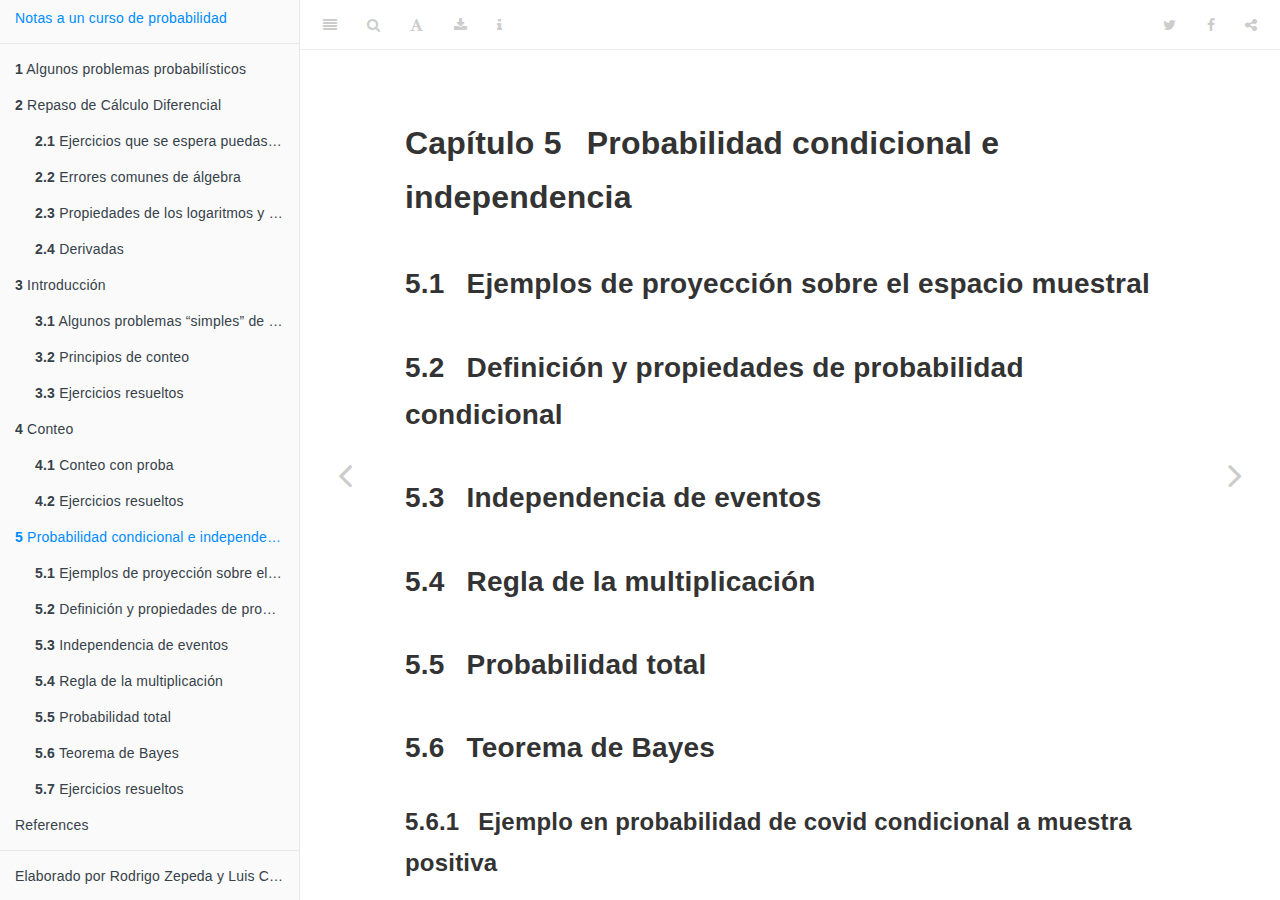
<file: docs/probacond.html>
<!DOCTYPE html>
<html lang="" xml:lang="">
<head>

  <meta charset="utf-8" />
  <meta http-equiv="X-UA-Compatible" content="IE=edge" />
  <title>Capítulo 5 Probabilidad condicional e independencia | Notas para un curso de probabilidad</title>
  <meta name="description" content="Introducción a un curso de probabilidad para economía, finanzas e ingeniería" />
  <meta name="generator" content="bookdown 0.21 and GitBook 2.6.7" />

  <meta property="og:title" content="Capítulo 5 Probabilidad condicional e independencia | Notas para un curso de probabilidad" />
  <meta property="og:type" content="book" />
  
  
  <meta property="og:description" content="Introducción a un curso de probabilidad para economía, finanzas e ingeniería" />
  

  <meta name="twitter:card" content="summary" />
  <meta name="twitter:title" content="Capítulo 5 Probabilidad condicional e independencia | Notas para un curso de probabilidad" />
  
  <meta name="twitter:description" content="Introducción a un curso de probabilidad para economía, finanzas e ingeniería" />
  

<meta name="author" content="Rodrigo Zepeda-Tello / Luis Carlos Bernal" />


<meta name="date" content="2020-12-21" />

  <meta name="viewport" content="width=device-width, initial-scale=1" />
  <meta name="apple-mobile-web-app-capable" content="yes" />
  <meta name="apple-mobile-web-app-status-bar-style" content="black" />
  
  
<link rel="prev" href="conteo.html"/>
<link rel="next" href="references.html"/>
<script src="libs/jquery-2.2.3/jquery.min.js"></script>
<link href="libs/gitbook-2.6.7/css/style.css" rel="stylesheet" />
<link href="libs/gitbook-2.6.7/css/plugin-table.css" rel="stylesheet" />
<link href="libs/gitbook-2.6.7/css/plugin-bookdown.css" rel="stylesheet" />
<link href="libs/gitbook-2.6.7/css/plugin-highlight.css" rel="stylesheet" />
<link href="libs/gitbook-2.6.7/css/plugin-search.css" rel="stylesheet" />
<link href="libs/gitbook-2.6.7/css/plugin-fontsettings.css" rel="stylesheet" />
<link href="libs/gitbook-2.6.7/css/plugin-clipboard.css" rel="stylesheet" />









<script src="libs/accessible-code-block-0.0.1/empty-anchor.js"></script>



<link rel="stylesheet" href="style.css" type="text/css" />
</head>

<body>



  <div class="book without-animation with-summary font-size-2 font-family-1" data-basepath=".">

    <div class="book-summary">
      <nav role="navigation">

<ul class="summary">
<li><a href="./">Notas a un curso de probabilidad</a></li>

<li class="divider"></li>
<li class="chapter" data-level="1" data-path="index.html"><a href="index.html"><i class="fa fa-check"></i><b>1</b> Algunos problemas probabilísticos</a></li>
<li class="chapter" data-level="2" data-path="repaso-diferencial.html"><a href="repaso-diferencial.html"><i class="fa fa-check"></i><b>2</b> Repaso de Cálculo Diferencial</a><ul>
<li class="chapter" data-level="2.1" data-path="repaso-diferencial.html"><a href="repaso-diferencial.html#ejercicios-que-se-espera-puedas-resolver"><i class="fa fa-check"></i><b>2.1</b> Ejercicios que se espera puedas resolver</a></li>
<li class="chapter" data-level="2.2" data-path="repaso-diferencial.html"><a href="repaso-diferencial.html#errores-comunes-de-álgebra"><i class="fa fa-check"></i><b>2.2</b> Errores comunes de álgebra</a></li>
<li class="chapter" data-level="2.3" data-path="repaso-diferencial.html"><a href="repaso-diferencial.html#propiedades-de-los-logaritmos-y-la-exponencial"><i class="fa fa-check"></i><b>2.3</b> Propiedades de los logaritmos y la exponencial</a></li>
<li class="chapter" data-level="2.4" data-path="repaso-diferencial.html"><a href="repaso-diferencial.html#derivadas"><i class="fa fa-check"></i><b>2.4</b> Derivadas</a><ul>
<li class="chapter" data-level="2.4.1" data-path="repaso-diferencial.html"><a href="repaso-diferencial.html#definición-como-límite"><i class="fa fa-check"></i><b>2.4.1</b> Definición como límite</a></li>
<li class="chapter" data-level="2.4.2" data-path="repaso-diferencial.html"><a href="repaso-diferencial.html#derivada-de-la-suma"><i class="fa fa-check"></i><b>2.4.2</b> Derivada de la suma</a></li>
<li class="chapter" data-level="2.4.3" data-path="repaso-diferencial.html"><a href="repaso-diferencial.html#derivada-del-producto"><i class="fa fa-check"></i><b>2.4.3</b> Derivada del producto</a></li>
<li class="chapter" data-level="2.4.4" data-path="repaso-diferencial.html"><a href="repaso-diferencial.html#derivada-de-una-división"><i class="fa fa-check"></i><b>2.4.4</b> Derivada de una división</a></li>
<li class="chapter" data-level="2.4.5" data-path="repaso-diferencial.html"><a href="repaso-diferencial.html#regla-de-la-cadena"><i class="fa fa-check"></i><b>2.4.5</b> Regla de la cadena</a></li>
<li class="chapter" data-level="2.4.6" data-path="repaso-diferencial.html"><a href="repaso-diferencial.html#derivación-logarítmica"><i class="fa fa-check"></i><b>2.4.6</b> Derivación logarítmica</a></li>
<li class="chapter" data-level="2.4.7" data-path="repaso-diferencial.html"><a href="repaso-diferencial.html#derivadas-parciales"><i class="fa fa-check"></i><b>2.4.7</b> Derivadas parciales</a></li>
<li class="chapter" data-level="2.4.8" data-path="repaso-diferencial.html"><a href="repaso-diferencial.html#gradiente"><i class="fa fa-check"></i><b>2.4.8</b> Gradiente</a></li>
<li class="chapter" data-level="2.4.9" data-path="repaso-diferencial.html"><a href="repaso-diferencial.html#matriz-hessiana"><i class="fa fa-check"></i><b>2.4.9</b> Matriz hessiana</a></li>
</ul></li>
</ul></li>
<li class="chapter" data-level="3" data-path="intro.html"><a href="intro.html"><i class="fa fa-check"></i><b>3</b> Introducción</a><ul>
<li class="chapter" data-level="3.1" data-path="intro.html"><a href="intro.html#algunos-problemas-simples-de-probabilidad"><i class="fa fa-check"></i><b>3.1</b> Algunos problemas “simples” de probabilidad</a><ul>
<li class="chapter" data-level="3.1.1" data-path="intro.html"><a href="intro.html#ejemplos-sencillos-de-casos-favorables-entre-totales"><i class="fa fa-check"></i><b>3.1.1</b> Ejemplos sencillos de casos favorables entre totales</a></li>
</ul></li>
<li class="chapter" data-level="3.2" data-path="intro.html"><a href="intro.html#principios-de-conteo"><i class="fa fa-check"></i><b>3.2</b> Principios de conteo</a><ul>
<li class="chapter" data-level="3.2.1" data-path="intro.html"><a href="intro.html#permutaciones-muestras-ordenadas"><i class="fa fa-check"></i><b>3.2.1</b> Permutaciones (muestras ordenadas)</a></li>
<li class="chapter" data-level="3.2.2" data-path="intro.html"><a href="intro.html#combinaciones-subpoblaciones"><i class="fa fa-check"></i><b>3.2.2</b> Combinaciones (subpoblaciones)</a></li>
<li class="chapter" data-level="3.2.3" data-path="intro.html"><a href="intro.html#particiones-problemas-de-ocupación"><i class="fa fa-check"></i><b>3.2.3</b> Particiones (problemas de ocupación)</a></li>
<li class="chapter" data-level="3.2.4" data-path="intro.html"><a href="intro.html#representación-mediante-árboles"><i class="fa fa-check"></i><b>3.2.4</b> Representación mediante árboles</a></li>
<li class="chapter" data-level="3.2.5" data-path="intro.html"><a href="intro.html#representación-mediante-puntos-y-líneas"><i class="fa fa-check"></i><b>3.2.5</b> Representación mediante puntos y líneas</a></li>
<li class="chapter" data-level="3.2.6" data-path="intro.html"><a href="intro.html#principio-de-inclusiónexclusión"><i class="fa fa-check"></i><b>3.2.6</b> Principio de inclusión/exclusión</a></li>
</ul></li>
<li class="chapter" data-level="3.3" data-path="intro.html"><a href="intro.html#ejercicios-resueltos"><i class="fa fa-check"></i><b>3.3</b> Ejercicios resueltos</a></li>
</ul></li>
<li class="chapter" data-level="4" data-path="conteo.html"><a href="conteo.html"><i class="fa fa-check"></i><b>4</b> Conteo</a><ul>
<li class="chapter" data-level="4.1" data-path="conteo.html"><a href="conteo.html#conteo-con-proba"><i class="fa fa-check"></i><b>4.1</b> Conteo con proba</a><ul>
<li class="chapter" data-level="4.1.1" data-path="conteo.html"><a href="conteo.html#muestreo-aleatorio-simple-con-reemplazo"><i class="fa fa-check"></i><b>4.1.1</b> Muestreo aleatorio simple con reemplazo</a></li>
<li class="chapter" data-level="4.1.2" data-path="conteo.html"><a href="conteo.html#muestreo-aleatorio-simple-sin-reemplazo"><i class="fa fa-check"></i><b>4.1.2</b> Muestreo aleatorio simple sin reemplazo</a></li>
<li class="chapter" data-level="4.1.3" data-path="conteo.html"><a href="conteo.html#árboles-binomiales"><i class="fa fa-check"></i><b>4.1.3</b> Árboles binomiales</a></li>
<li class="chapter" data-level="4.1.4" data-path="conteo.html"><a href="conteo.html#urnas-de-polya"><i class="fa fa-check"></i><b>4.1.4</b> Urnas de Polya</a></li>
<li class="chapter" data-level="4.1.5" data-path="conteo.html"><a href="conteo.html#distribución-binomial"><i class="fa fa-check"></i><b>4.1.5</b> Distribución Binomial</a></li>
<li class="chapter" data-level="4.1.6" data-path="conteo.html"><a href="conteo.html#distribución-hipergeométrica"><i class="fa fa-check"></i><b>4.1.6</b> Distribución Hipergeométrica</a></li>
<li class="chapter" data-level="4.1.7" data-path="conteo.html"><a href="conteo.html#teoría-básica-de-conjuntos"><i class="fa fa-check"></i><b>4.1.7</b> Teoría básica de conjuntos</a></li>
<li class="chapter" data-level="4.1.8" data-path="conteo.html"><a href="conteo.html#axiomas-de-kolmogorov-versión-1"><i class="fa fa-check"></i><b>4.1.8</b> Axiomas de Kolmogorov (versión 1)</a></li>
<li class="chapter" data-level="4.1.9" data-path="conteo.html"><a href="conteo.html#propiedades-de-la-probabilidad"><i class="fa fa-check"></i><b>4.1.9</b> Propiedades de la probabilidad</a></li>
<li class="chapter" data-level="4.1.10" data-path="conteo.html"><a href="conteo.html#principio-de-inclusiónexclusión-1"><i class="fa fa-check"></i><b>4.1.10</b> Principio de inclusión/exclusión</a></li>
</ul></li>
<li class="chapter" data-level="4.2" data-path="conteo.html"><a href="conteo.html#ejercicios-resueltos-1"><i class="fa fa-check"></i><b>4.2</b> Ejercicios resueltos</a></li>
</ul></li>
<li class="chapter" data-level="5" data-path="probacond.html"><a href="probacond.html"><i class="fa fa-check"></i><b>5</b> Probabilidad condicional e independencia</a><ul>
<li class="chapter" data-level="5.1" data-path="probacond.html"><a href="probacond.html#ejemplos-de-proyección-sobre-el-espacio-muestral"><i class="fa fa-check"></i><b>5.1</b> Ejemplos de proyección sobre el espacio muestral</a></li>
<li class="chapter" data-level="5.2" data-path="probacond.html"><a href="probacond.html#definición-y-propiedades-de-probabilidad-condicional"><i class="fa fa-check"></i><b>5.2</b> Definición y propiedades de probabilidad condicional</a></li>
<li class="chapter" data-level="5.3" data-path="probacond.html"><a href="probacond.html#independencia-de-eventos"><i class="fa fa-check"></i><b>5.3</b> Independencia de eventos</a></li>
<li class="chapter" data-level="5.4" data-path="probacond.html"><a href="probacond.html#regla-de-la-multiplicación"><i class="fa fa-check"></i><b>5.4</b> Regla de la multiplicación</a></li>
<li class="chapter" data-level="5.5" data-path="probacond.html"><a href="probacond.html#probabilidad-total"><i class="fa fa-check"></i><b>5.5</b> Probabilidad total</a></li>
<li class="chapter" data-level="5.6" data-path="probacond.html"><a href="probacond.html#teorema-de-bayes"><i class="fa fa-check"></i><b>5.6</b> Teorema de Bayes</a><ul>
<li class="chapter" data-level="5.6.1" data-path="probacond.html"><a href="probacond.html#ejemplo-en-probabilidad-de-covid-condicional-a-muestra-positiva"><i class="fa fa-check"></i><b>5.6.1</b> Ejemplo en probabilidad de covid condicional a muestra positiva</a></li>
<li class="chapter" data-level="5.6.2" data-path="probacond.html"><a href="probacond.html#ejemplo-en-muestreo-secuencial"><i class="fa fa-check"></i><b>5.6.2</b> Ejemplo en muestreo secuencial</a></li>
<li class="chapter" data-level="5.6.3" data-path="probacond.html"><a href="probacond.html#ejemplo-de-la-paradoja-de-simpson"><i class="fa fa-check"></i><b>5.6.3</b> Ejemplo de la paradoja de Simpson</a></li>
</ul></li>
<li class="chapter" data-level="5.7" data-path="probacond.html"><a href="probacond.html#ejercicios-resueltos-2"><i class="fa fa-check"></i><b>5.7</b> Ejercicios resueltos</a></li>
</ul></li>
<li class="chapter" data-level="" data-path="references.html"><a href="references.html"><i class="fa fa-check"></i>References</a></li>
<li class="divider"></li>
<li><a href="https://github.com/RodrigoZepeda" target="blank">Elaborado por Rodrigo Zepeda y Luis Carlos Bernal</a></li>

</ul>

      </nav>
    </div>

    <div class="book-body">
      <div class="body-inner">
        <div class="book-header" role="navigation">
          <h1>
            <i class="fa fa-circle-o-notch fa-spin"></i><a href="./">Notas para un curso de probabilidad</a>
          </h1>
        </div>

        <div class="page-wrapper" tabindex="-1" role="main">
          <div class="page-inner">

            <section class="normal" id="section-">
<div id="probacond" class="section level1">
<h1><span class="header-section-number">Capítulo 5</span> Probabilidad condicional e independencia</h1>
<div id="ejemplos-de-proyección-sobre-el-espacio-muestral" class="section level2">
<h2><span class="header-section-number">5.1</span> Ejemplos de proyección sobre el espacio muestral</h2>
</div>
<div id="definición-y-propiedades-de-probabilidad-condicional" class="section level2">
<h2><span class="header-section-number">5.2</span> Definición y propiedades de probabilidad condicional</h2>
</div>
<div id="independencia-de-eventos" class="section level2">
<h2><span class="header-section-number">5.3</span> Independencia de eventos</h2>
</div>
<div id="regla-de-la-multiplicación" class="section level2">
<h2><span class="header-section-number">5.4</span> Regla de la multiplicación</h2>
</div>
<div id="probabilidad-total" class="section level2">
<h2><span class="header-section-number">5.5</span> Probabilidad total</h2>
</div>
<div id="teorema-de-bayes" class="section level2">
<h2><span class="header-section-number">5.6</span> Teorema de Bayes</h2>
<div id="ejemplo-en-probabilidad-de-covid-condicional-a-muestra-positiva" class="section level3">
<h3><span class="header-section-number">5.6.1</span> Ejemplo en probabilidad de covid condicional a muestra positiva</h3>
</div>
<div id="ejemplo-en-muestreo-secuencial" class="section level3">
<h3><span class="header-section-number">5.6.2</span> Ejemplo en muestreo secuencial</h3>
</div>
<div id="ejemplo-de-la-paradoja-de-simpson" class="section level3">
<h3><span class="header-section-number">5.6.3</span> Ejemplo de la paradoja de Simpson</h3>
</div>
</div>
<div id="ejercicios-resueltos-2" class="section level2">
<h2><span class="header-section-number">5.7</span> Ejercicios resueltos</h2>

</div>
</div>
            </section>

          </div>
        </div>
      </div>
<a href="conteo.html" class="navigation navigation-prev " aria-label="Previous page"><i class="fa fa-angle-left"></i></a>
<a href="references.html" class="navigation navigation-next " aria-label="Next page"><i class="fa fa-angle-right"></i></a>
    </div>
  </div>
<script src="libs/gitbook-2.6.7/js/app.min.js"></script>
<script src="libs/gitbook-2.6.7/js/lunr.js"></script>
<script src="libs/gitbook-2.6.7/js/clipboard.min.js"></script>
<script src="libs/gitbook-2.6.7/js/plugin-search.js"></script>
<script src="libs/gitbook-2.6.7/js/plugin-sharing.js"></script>
<script src="libs/gitbook-2.6.7/js/plugin-fontsettings.js"></script>
<script src="libs/gitbook-2.6.7/js/plugin-bookdown.js"></script>
<script src="libs/gitbook-2.6.7/js/jquery.highlight.js"></script>
<script src="libs/gitbook-2.6.7/js/plugin-clipboard.js"></script>
<script>
gitbook.require(["gitbook"], function(gitbook) {
gitbook.start({
"sharing": {
"github": false,
"facebook": true,
"twitter": true,
"linkedin": false,
"weibo": false,
"instapaper": false,
"vk": false,
"all": ["facebook", "twitter", "linkedin", "weibo", "instapaper"]
},
"fontsettings": {
"theme": "white",
"family": "sans",
"size": 2
},
"edit": {
"link": null,
"text": null
},
"history": {
"link": null,
"text": null
},
"view": {
"link": null,
"text": null
},
"download": ["LibroProbabilidad.pdf", "LibroProbabilidad.epub"],
"toc": {
"collapse": "subsection"
}
});
});
</script>

<!-- dynamically load mathjax for compatibility with self-contained -->
<script>
  (function () {
    var script = document.createElement("script");
    script.type = "text/javascript";
    var src = "true";
    if (src === "" || src === "true") src = "https://mathjax.rstudio.com/latest/MathJax.js?config=TeX-MML-AM_CHTML";
    if (location.protocol !== "file:")
      if (/^https?:/.test(src))
        src = src.replace(/^https?:/, '');
    script.src = src;
    document.getElementsByTagName("head")[0].appendChild(script);
  })();
</script>
</body>

</html>
</file>
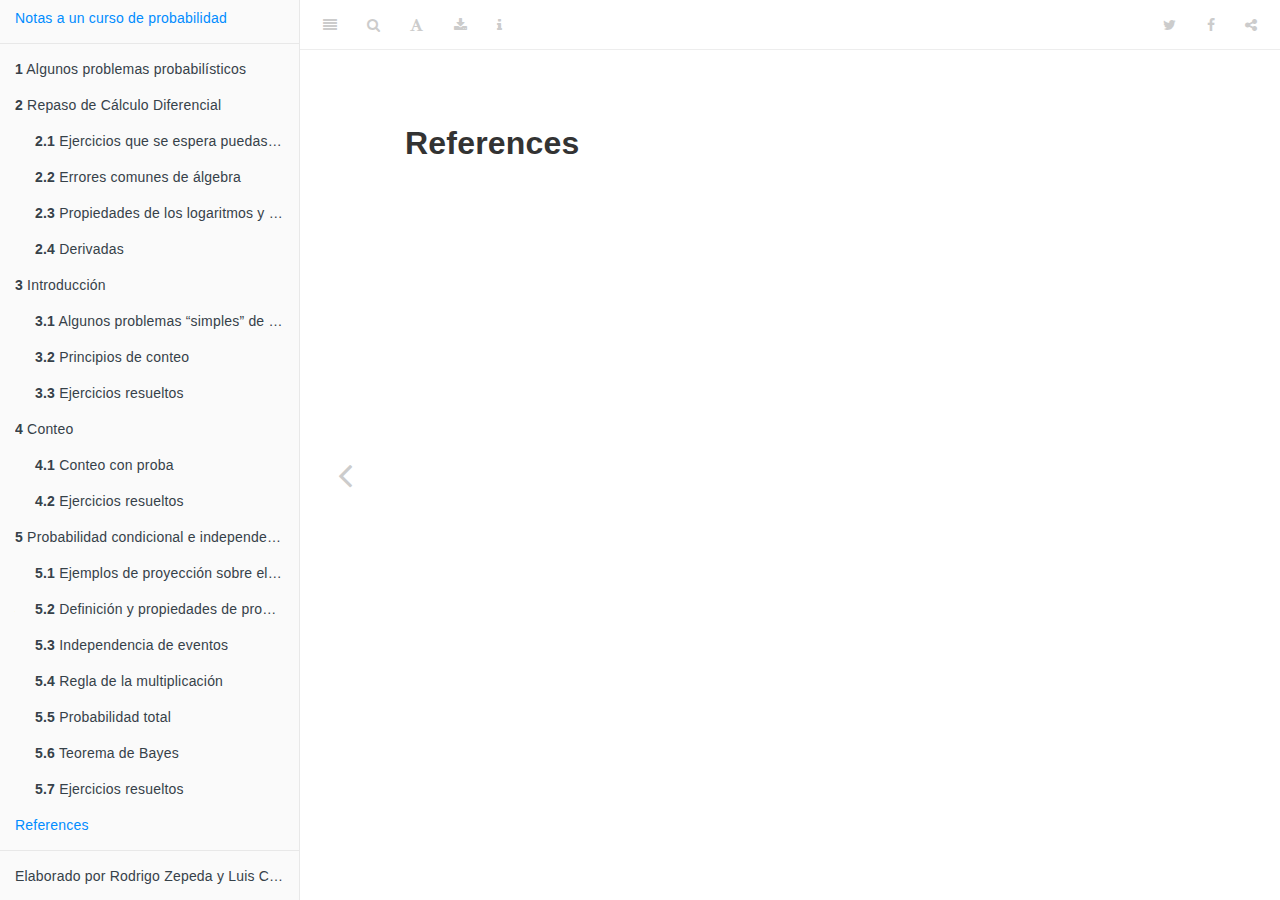
<file: docs/references.html>
<!DOCTYPE html>
<html lang="" xml:lang="">
<head>

  <meta charset="utf-8" />
  <meta http-equiv="X-UA-Compatible" content="IE=edge" />
  <title>References | Notas para un curso de probabilidad</title>
  <meta name="description" content="Introducción a un curso de probabilidad para economía, finanzas e ingeniería" />
  <meta name="generator" content="bookdown 0.21 and GitBook 2.6.7" />

  <meta property="og:title" content="References | Notas para un curso de probabilidad" />
  <meta property="og:type" content="book" />
  
  
  <meta property="og:description" content="Introducción a un curso de probabilidad para economía, finanzas e ingeniería" />
  

  <meta name="twitter:card" content="summary" />
  <meta name="twitter:title" content="References | Notas para un curso de probabilidad" />
  
  <meta name="twitter:description" content="Introducción a un curso de probabilidad para economía, finanzas e ingeniería" />
  

<meta name="author" content="Rodrigo Zepeda-Tello / Luis Carlos Bernal" />


<meta name="date" content="2020-12-21" />

  <meta name="viewport" content="width=device-width, initial-scale=1" />
  <meta name="apple-mobile-web-app-capable" content="yes" />
  <meta name="apple-mobile-web-app-status-bar-style" content="black" />
  
  
<link rel="prev" href="probacond.html"/>

<script src="libs/jquery-2.2.3/jquery.min.js"></script>
<link href="libs/gitbook-2.6.7/css/style.css" rel="stylesheet" />
<link href="libs/gitbook-2.6.7/css/plugin-table.css" rel="stylesheet" />
<link href="libs/gitbook-2.6.7/css/plugin-bookdown.css" rel="stylesheet" />
<link href="libs/gitbook-2.6.7/css/plugin-highlight.css" rel="stylesheet" />
<link href="libs/gitbook-2.6.7/css/plugin-search.css" rel="stylesheet" />
<link href="libs/gitbook-2.6.7/css/plugin-fontsettings.css" rel="stylesheet" />
<link href="libs/gitbook-2.6.7/css/plugin-clipboard.css" rel="stylesheet" />









<script src="libs/accessible-code-block-0.0.1/empty-anchor.js"></script>



<link rel="stylesheet" href="style.css" type="text/css" />
</head>

<body>



  <div class="book without-animation with-summary font-size-2 font-family-1" data-basepath=".">

    <div class="book-summary">
      <nav role="navigation">

<ul class="summary">
<li><a href="./">Notas a un curso de probabilidad</a></li>

<li class="divider"></li>
<li class="chapter" data-level="1" data-path="index.html"><a href="index.html"><i class="fa fa-check"></i><b>1</b> Algunos problemas probabilísticos</a></li>
<li class="chapter" data-level="2" data-path="repaso-diferencial.html"><a href="repaso-diferencial.html"><i class="fa fa-check"></i><b>2</b> Repaso de Cálculo Diferencial</a><ul>
<li class="chapter" data-level="2.1" data-path="repaso-diferencial.html"><a href="repaso-diferencial.html#ejercicios-que-se-espera-puedas-resolver"><i class="fa fa-check"></i><b>2.1</b> Ejercicios que se espera puedas resolver</a></li>
<li class="chapter" data-level="2.2" data-path="repaso-diferencial.html"><a href="repaso-diferencial.html#errores-comunes-de-álgebra"><i class="fa fa-check"></i><b>2.2</b> Errores comunes de álgebra</a></li>
<li class="chapter" data-level="2.3" data-path="repaso-diferencial.html"><a href="repaso-diferencial.html#propiedades-de-los-logaritmos-y-la-exponencial"><i class="fa fa-check"></i><b>2.3</b> Propiedades de los logaritmos y la exponencial</a></li>
<li class="chapter" data-level="2.4" data-path="repaso-diferencial.html"><a href="repaso-diferencial.html#derivadas"><i class="fa fa-check"></i><b>2.4</b> Derivadas</a><ul>
<li class="chapter" data-level="2.4.1" data-path="repaso-diferencial.html"><a href="repaso-diferencial.html#definición-como-límite"><i class="fa fa-check"></i><b>2.4.1</b> Definición como límite</a></li>
<li class="chapter" data-level="2.4.2" data-path="repaso-diferencial.html"><a href="repaso-diferencial.html#derivada-de-la-suma"><i class="fa fa-check"></i><b>2.4.2</b> Derivada de la suma</a></li>
<li class="chapter" data-level="2.4.3" data-path="repaso-diferencial.html"><a href="repaso-diferencial.html#derivada-del-producto"><i class="fa fa-check"></i><b>2.4.3</b> Derivada del producto</a></li>
<li class="chapter" data-level="2.4.4" data-path="repaso-diferencial.html"><a href="repaso-diferencial.html#derivada-de-una-división"><i class="fa fa-check"></i><b>2.4.4</b> Derivada de una división</a></li>
<li class="chapter" data-level="2.4.5" data-path="repaso-diferencial.html"><a href="repaso-diferencial.html#regla-de-la-cadena"><i class="fa fa-check"></i><b>2.4.5</b> Regla de la cadena</a></li>
<li class="chapter" data-level="2.4.6" data-path="repaso-diferencial.html"><a href="repaso-diferencial.html#derivación-logarítmica"><i class="fa fa-check"></i><b>2.4.6</b> Derivación logarítmica</a></li>
<li class="chapter" data-level="2.4.7" data-path="repaso-diferencial.html"><a href="repaso-diferencial.html#derivadas-parciales"><i class="fa fa-check"></i><b>2.4.7</b> Derivadas parciales</a></li>
<li class="chapter" data-level="2.4.8" data-path="repaso-diferencial.html"><a href="repaso-diferencial.html#gradiente"><i class="fa fa-check"></i><b>2.4.8</b> Gradiente</a></li>
<li class="chapter" data-level="2.4.9" data-path="repaso-diferencial.html"><a href="repaso-diferencial.html#matriz-hessiana"><i class="fa fa-check"></i><b>2.4.9</b> Matriz hessiana</a></li>
</ul></li>
</ul></li>
<li class="chapter" data-level="3" data-path="intro.html"><a href="intro.html"><i class="fa fa-check"></i><b>3</b> Introducción</a><ul>
<li class="chapter" data-level="3.1" data-path="intro.html"><a href="intro.html#algunos-problemas-simples-de-probabilidad"><i class="fa fa-check"></i><b>3.1</b> Algunos problemas “simples” de probabilidad</a><ul>
<li class="chapter" data-level="3.1.1" data-path="intro.html"><a href="intro.html#ejemplos-sencillos-de-casos-favorables-entre-totales"><i class="fa fa-check"></i><b>3.1.1</b> Ejemplos sencillos de casos favorables entre totales</a></li>
</ul></li>
<li class="chapter" data-level="3.2" data-path="intro.html"><a href="intro.html#principios-de-conteo"><i class="fa fa-check"></i><b>3.2</b> Principios de conteo</a><ul>
<li class="chapter" data-level="3.2.1" data-path="intro.html"><a href="intro.html#permutaciones-muestras-ordenadas"><i class="fa fa-check"></i><b>3.2.1</b> Permutaciones (muestras ordenadas)</a></li>
<li class="chapter" data-level="3.2.2" data-path="intro.html"><a href="intro.html#combinaciones-subpoblaciones"><i class="fa fa-check"></i><b>3.2.2</b> Combinaciones (subpoblaciones)</a></li>
<li class="chapter" data-level="3.2.3" data-path="intro.html"><a href="intro.html#particiones-problemas-de-ocupación"><i class="fa fa-check"></i><b>3.2.3</b> Particiones (problemas de ocupación)</a></li>
<li class="chapter" data-level="3.2.4" data-path="intro.html"><a href="intro.html#representación-mediante-árboles"><i class="fa fa-check"></i><b>3.2.4</b> Representación mediante árboles</a></li>
<li class="chapter" data-level="3.2.5" data-path="intro.html"><a href="intro.html#representación-mediante-puntos-y-líneas"><i class="fa fa-check"></i><b>3.2.5</b> Representación mediante puntos y líneas</a></li>
<li class="chapter" data-level="3.2.6" data-path="intro.html"><a href="intro.html#principio-de-inclusiónexclusión"><i class="fa fa-check"></i><b>3.2.6</b> Principio de inclusión/exclusión</a></li>
</ul></li>
<li class="chapter" data-level="3.3" data-path="intro.html"><a href="intro.html#ejercicios-resueltos"><i class="fa fa-check"></i><b>3.3</b> Ejercicios resueltos</a></li>
</ul></li>
<li class="chapter" data-level="4" data-path="conteo.html"><a href="conteo.html"><i class="fa fa-check"></i><b>4</b> Conteo</a><ul>
<li class="chapter" data-level="4.1" data-path="conteo.html"><a href="conteo.html#conteo-con-proba"><i class="fa fa-check"></i><b>4.1</b> Conteo con proba</a><ul>
<li class="chapter" data-level="4.1.1" data-path="conteo.html"><a href="conteo.html#muestreo-aleatorio-simple-con-reemplazo"><i class="fa fa-check"></i><b>4.1.1</b> Muestreo aleatorio simple con reemplazo</a></li>
<li class="chapter" data-level="4.1.2" data-path="conteo.html"><a href="conteo.html#muestreo-aleatorio-simple-sin-reemplazo"><i class="fa fa-check"></i><b>4.1.2</b> Muestreo aleatorio simple sin reemplazo</a></li>
<li class="chapter" data-level="4.1.3" data-path="conteo.html"><a href="conteo.html#árboles-binomiales"><i class="fa fa-check"></i><b>4.1.3</b> Árboles binomiales</a></li>
<li class="chapter" data-level="4.1.4" data-path="conteo.html"><a href="conteo.html#urnas-de-polya"><i class="fa fa-check"></i><b>4.1.4</b> Urnas de Polya</a></li>
<li class="chapter" data-level="4.1.5" data-path="conteo.html"><a href="conteo.html#distribución-binomial"><i class="fa fa-check"></i><b>4.1.5</b> Distribución Binomial</a></li>
<li class="chapter" data-level="4.1.6" data-path="conteo.html"><a href="conteo.html#distribución-hipergeométrica"><i class="fa fa-check"></i><b>4.1.6</b> Distribución Hipergeométrica</a></li>
<li class="chapter" data-level="4.1.7" data-path="conteo.html"><a href="conteo.html#teoría-básica-de-conjuntos"><i class="fa fa-check"></i><b>4.1.7</b> Teoría básica de conjuntos</a></li>
<li class="chapter" data-level="4.1.8" data-path="conteo.html"><a href="conteo.html#axiomas-de-kolmogorov-versión-1"><i class="fa fa-check"></i><b>4.1.8</b> Axiomas de Kolmogorov (versión 1)</a></li>
<li class="chapter" data-level="4.1.9" data-path="conteo.html"><a href="conteo.html#propiedades-de-la-probabilidad"><i class="fa fa-check"></i><b>4.1.9</b> Propiedades de la probabilidad</a></li>
<li class="chapter" data-level="4.1.10" data-path="conteo.html"><a href="conteo.html#principio-de-inclusiónexclusión-1"><i class="fa fa-check"></i><b>4.1.10</b> Principio de inclusión/exclusión</a></li>
</ul></li>
<li class="chapter" data-level="4.2" data-path="conteo.html"><a href="conteo.html#ejercicios-resueltos-1"><i class="fa fa-check"></i><b>4.2</b> Ejercicios resueltos</a></li>
</ul></li>
<li class="chapter" data-level="5" data-path="probacond.html"><a href="probacond.html"><i class="fa fa-check"></i><b>5</b> Probabilidad condicional e independencia</a><ul>
<li class="chapter" data-level="5.1" data-path="probacond.html"><a href="probacond.html#ejemplos-de-proyección-sobre-el-espacio-muestral"><i class="fa fa-check"></i><b>5.1</b> Ejemplos de proyección sobre el espacio muestral</a></li>
<li class="chapter" data-level="5.2" data-path="probacond.html"><a href="probacond.html#definición-y-propiedades-de-probabilidad-condicional"><i class="fa fa-check"></i><b>5.2</b> Definición y propiedades de probabilidad condicional</a></li>
<li class="chapter" data-level="5.3" data-path="probacond.html"><a href="probacond.html#independencia-de-eventos"><i class="fa fa-check"></i><b>5.3</b> Independencia de eventos</a></li>
<li class="chapter" data-level="5.4" data-path="probacond.html"><a href="probacond.html#regla-de-la-multiplicación"><i class="fa fa-check"></i><b>5.4</b> Regla de la multiplicación</a></li>
<li class="chapter" data-level="5.5" data-path="probacond.html"><a href="probacond.html#probabilidad-total"><i class="fa fa-check"></i><b>5.5</b> Probabilidad total</a></li>
<li class="chapter" data-level="5.6" data-path="probacond.html"><a href="probacond.html#teorema-de-bayes"><i class="fa fa-check"></i><b>5.6</b> Teorema de Bayes</a><ul>
<li class="chapter" data-level="5.6.1" data-path="probacond.html"><a href="probacond.html#ejemplo-en-probabilidad-de-covid-condicional-a-muestra-positiva"><i class="fa fa-check"></i><b>5.6.1</b> Ejemplo en probabilidad de covid condicional a muestra positiva</a></li>
<li class="chapter" data-level="5.6.2" data-path="probacond.html"><a href="probacond.html#ejemplo-en-muestreo-secuencial"><i class="fa fa-check"></i><b>5.6.2</b> Ejemplo en muestreo secuencial</a></li>
<li class="chapter" data-level="5.6.3" data-path="probacond.html"><a href="probacond.html#ejemplo-de-la-paradoja-de-simpson"><i class="fa fa-check"></i><b>5.6.3</b> Ejemplo de la paradoja de Simpson</a></li>
</ul></li>
<li class="chapter" data-level="5.7" data-path="probacond.html"><a href="probacond.html#ejercicios-resueltos-2"><i class="fa fa-check"></i><b>5.7</b> Ejercicios resueltos</a></li>
</ul></li>
<li class="chapter" data-level="" data-path="references.html"><a href="references.html"><i class="fa fa-check"></i>References</a></li>
<li class="divider"></li>
<li><a href="https://github.com/RodrigoZepeda" target="blank">Elaborado por Rodrigo Zepeda y Luis Carlos Bernal</a></li>

</ul>

      </nav>
    </div>

    <div class="book-body">
      <div class="body-inner">
        <div class="book-header" role="navigation">
          <h1>
            <i class="fa fa-circle-o-notch fa-spin"></i><a href="./">Notas para un curso de probabilidad</a>
          </h1>
        </div>

        <div class="page-wrapper" tabindex="-1" role="main">
          <div class="page-inner">

            <section class="normal" id="section-">
<div id="references" class="section level1 unnumbered">
<h1>References</h1>

</div>







            </section>

          </div>
        </div>
      </div>
<a href="probacond.html" class="navigation navigation-prev navigation-unique" aria-label="Previous page"><i class="fa fa-angle-left"></i></a>

    </div>
  </div>
<script src="libs/gitbook-2.6.7/js/app.min.js"></script>
<script src="libs/gitbook-2.6.7/js/lunr.js"></script>
<script src="libs/gitbook-2.6.7/js/clipboard.min.js"></script>
<script src="libs/gitbook-2.6.7/js/plugin-search.js"></script>
<script src="libs/gitbook-2.6.7/js/plugin-sharing.js"></script>
<script src="libs/gitbook-2.6.7/js/plugin-fontsettings.js"></script>
<script src="libs/gitbook-2.6.7/js/plugin-bookdown.js"></script>
<script src="libs/gitbook-2.6.7/js/jquery.highlight.js"></script>
<script src="libs/gitbook-2.6.7/js/plugin-clipboard.js"></script>
<script>
gitbook.require(["gitbook"], function(gitbook) {
gitbook.start({
"sharing": {
"github": false,
"facebook": true,
"twitter": true,
"linkedin": false,
"weibo": false,
"instapaper": false,
"vk": false,
"all": ["facebook", "twitter", "linkedin", "weibo", "instapaper"]
},
"fontsettings": {
"theme": "white",
"family": "sans",
"size": 2
},
"edit": {
"link": null,
"text": null
},
"history": {
"link": null,
"text": null
},
"view": {
"link": null,
"text": null
},
"download": ["LibroProbabilidad.pdf", "LibroProbabilidad.epub"],
"toc": {
"collapse": "subsection"
}
});
});
</script>

<!-- dynamically load mathjax for compatibility with self-contained -->
<script>
  (function () {
    var script = document.createElement("script");
    script.type = "text/javascript";
    var src = "true";
    if (src === "" || src === "true") src = "https://mathjax.rstudio.com/latest/MathJax.js?config=TeX-MML-AM_CHTML";
    if (location.protocol !== "file:")
      if (/^https?:/.test(src))
        src = src.replace(/^https?:/, '');
    script.src = src;
    document.getElementsByTagName("head")[0].appendChild(script);
  })();
</script>
</body>

</html>
</file>
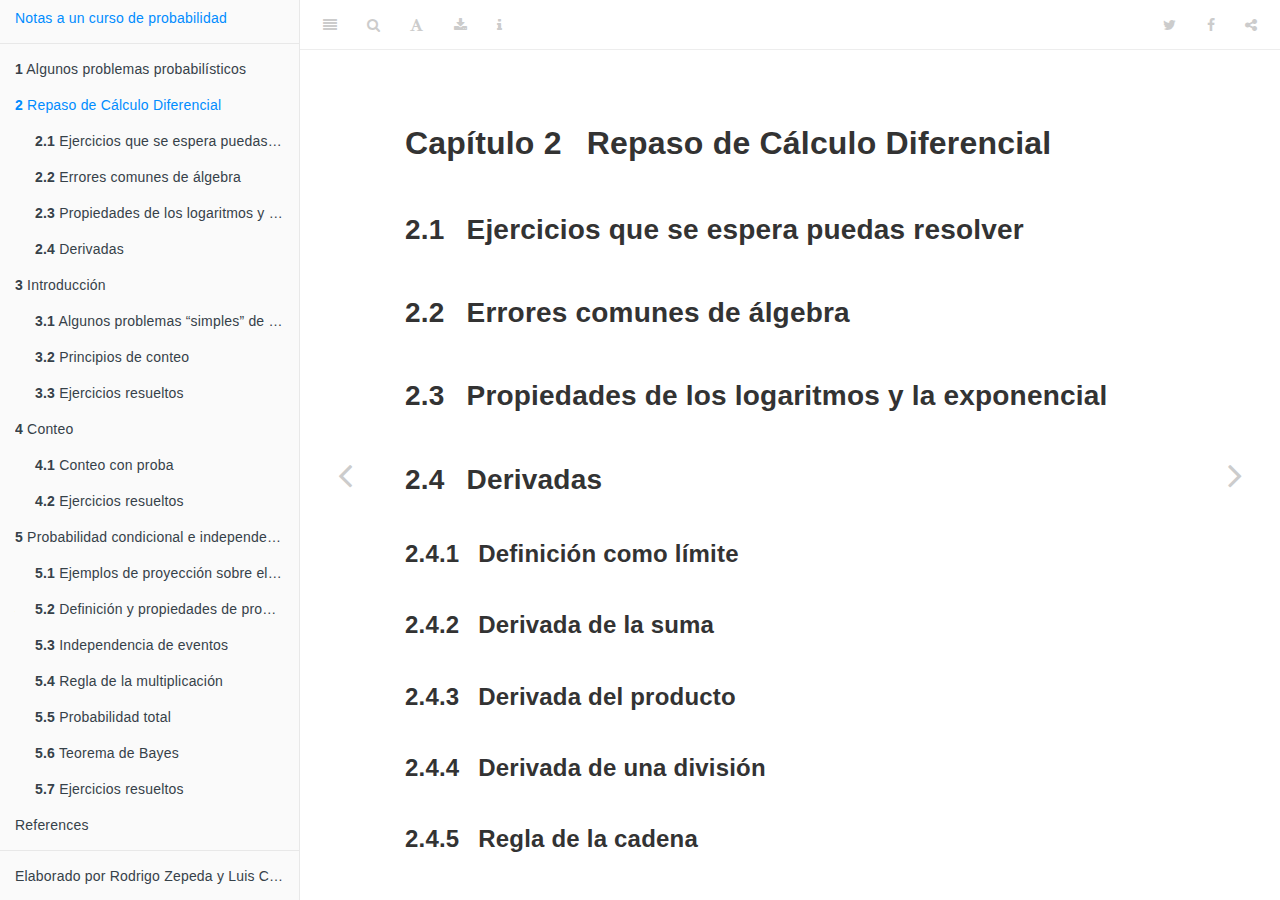
<file: docs/repaso-diferencial.html>
<!DOCTYPE html>
<html lang="" xml:lang="">
<head>

  <meta charset="utf-8" />
  <meta http-equiv="X-UA-Compatible" content="IE=edge" />
  <title>Capítulo 2 Repaso de Cálculo Diferencial | Notas para un curso de probabilidad</title>
  <meta name="description" content="Introducción a un curso de probabilidad para economía, finanzas e ingeniería" />
  <meta name="generator" content="bookdown 0.21 and GitBook 2.6.7" />

  <meta property="og:title" content="Capítulo 2 Repaso de Cálculo Diferencial | Notas para un curso de probabilidad" />
  <meta property="og:type" content="book" />
  
  
  <meta property="og:description" content="Introducción a un curso de probabilidad para economía, finanzas e ingeniería" />
  

  <meta name="twitter:card" content="summary" />
  <meta name="twitter:title" content="Capítulo 2 Repaso de Cálculo Diferencial | Notas para un curso de probabilidad" />
  
  <meta name="twitter:description" content="Introducción a un curso de probabilidad para economía, finanzas e ingeniería" />
  

<meta name="author" content="Rodrigo Zepeda-Tello / Luis Carlos Bernal" />


<meta name="date" content="2020-12-21" />

  <meta name="viewport" content="width=device-width, initial-scale=1" />
  <meta name="apple-mobile-web-app-capable" content="yes" />
  <meta name="apple-mobile-web-app-status-bar-style" content="black" />
  
  
<link rel="prev" href="index.html"/>
<link rel="next" href="intro.html"/>
<script src="libs/jquery-2.2.3/jquery.min.js"></script>
<link href="libs/gitbook-2.6.7/css/style.css" rel="stylesheet" />
<link href="libs/gitbook-2.6.7/css/plugin-table.css" rel="stylesheet" />
<link href="libs/gitbook-2.6.7/css/plugin-bookdown.css" rel="stylesheet" />
<link href="libs/gitbook-2.6.7/css/plugin-highlight.css" rel="stylesheet" />
<link href="libs/gitbook-2.6.7/css/plugin-search.css" rel="stylesheet" />
<link href="libs/gitbook-2.6.7/css/plugin-fontsettings.css" rel="stylesheet" />
<link href="libs/gitbook-2.6.7/css/plugin-clipboard.css" rel="stylesheet" />









<script src="libs/accessible-code-block-0.0.1/empty-anchor.js"></script>



<link rel="stylesheet" href="style.css" type="text/css" />
</head>

<body>



  <div class="book without-animation with-summary font-size-2 font-family-1" data-basepath=".">

    <div class="book-summary">
      <nav role="navigation">

<ul class="summary">
<li><a href="./">Notas a un curso de probabilidad</a></li>

<li class="divider"></li>
<li class="chapter" data-level="1" data-path="index.html"><a href="index.html"><i class="fa fa-check"></i><b>1</b> Algunos problemas probabilísticos</a></li>
<li class="chapter" data-level="2" data-path="repaso-diferencial.html"><a href="repaso-diferencial.html"><i class="fa fa-check"></i><b>2</b> Repaso de Cálculo Diferencial</a><ul>
<li class="chapter" data-level="2.1" data-path="repaso-diferencial.html"><a href="repaso-diferencial.html#ejercicios-que-se-espera-puedas-resolver"><i class="fa fa-check"></i><b>2.1</b> Ejercicios que se espera puedas resolver</a></li>
<li class="chapter" data-level="2.2" data-path="repaso-diferencial.html"><a href="repaso-diferencial.html#errores-comunes-de-álgebra"><i class="fa fa-check"></i><b>2.2</b> Errores comunes de álgebra</a></li>
<li class="chapter" data-level="2.3" data-path="repaso-diferencial.html"><a href="repaso-diferencial.html#propiedades-de-los-logaritmos-y-la-exponencial"><i class="fa fa-check"></i><b>2.3</b> Propiedades de los logaritmos y la exponencial</a></li>
<li class="chapter" data-level="2.4" data-path="repaso-diferencial.html"><a href="repaso-diferencial.html#derivadas"><i class="fa fa-check"></i><b>2.4</b> Derivadas</a><ul>
<li class="chapter" data-level="2.4.1" data-path="repaso-diferencial.html"><a href="repaso-diferencial.html#definición-como-límite"><i class="fa fa-check"></i><b>2.4.1</b> Definición como límite</a></li>
<li class="chapter" data-level="2.4.2" data-path="repaso-diferencial.html"><a href="repaso-diferencial.html#derivada-de-la-suma"><i class="fa fa-check"></i><b>2.4.2</b> Derivada de la suma</a></li>
<li class="chapter" data-level="2.4.3" data-path="repaso-diferencial.html"><a href="repaso-diferencial.html#derivada-del-producto"><i class="fa fa-check"></i><b>2.4.3</b> Derivada del producto</a></li>
<li class="chapter" data-level="2.4.4" data-path="repaso-diferencial.html"><a href="repaso-diferencial.html#derivada-de-una-división"><i class="fa fa-check"></i><b>2.4.4</b> Derivada de una división</a></li>
<li class="chapter" data-level="2.4.5" data-path="repaso-diferencial.html"><a href="repaso-diferencial.html#regla-de-la-cadena"><i class="fa fa-check"></i><b>2.4.5</b> Regla de la cadena</a></li>
<li class="chapter" data-level="2.4.6" data-path="repaso-diferencial.html"><a href="repaso-diferencial.html#derivación-logarítmica"><i class="fa fa-check"></i><b>2.4.6</b> Derivación logarítmica</a></li>
<li class="chapter" data-level="2.4.7" data-path="repaso-diferencial.html"><a href="repaso-diferencial.html#derivadas-parciales"><i class="fa fa-check"></i><b>2.4.7</b> Derivadas parciales</a></li>
<li class="chapter" data-level="2.4.8" data-path="repaso-diferencial.html"><a href="repaso-diferencial.html#gradiente"><i class="fa fa-check"></i><b>2.4.8</b> Gradiente</a></li>
<li class="chapter" data-level="2.4.9" data-path="repaso-diferencial.html"><a href="repaso-diferencial.html#matriz-hessiana"><i class="fa fa-check"></i><b>2.4.9</b> Matriz hessiana</a></li>
</ul></li>
</ul></li>
<li class="chapter" data-level="3" data-path="intro.html"><a href="intro.html"><i class="fa fa-check"></i><b>3</b> Introducción</a><ul>
<li class="chapter" data-level="3.1" data-path="intro.html"><a href="intro.html#algunos-problemas-simples-de-probabilidad"><i class="fa fa-check"></i><b>3.1</b> Algunos problemas “simples” de probabilidad</a><ul>
<li class="chapter" data-level="3.1.1" data-path="intro.html"><a href="intro.html#ejemplos-sencillos-de-casos-favorables-entre-totales"><i class="fa fa-check"></i><b>3.1.1</b> Ejemplos sencillos de casos favorables entre totales</a></li>
</ul></li>
<li class="chapter" data-level="3.2" data-path="intro.html"><a href="intro.html#principios-de-conteo"><i class="fa fa-check"></i><b>3.2</b> Principios de conteo</a><ul>
<li class="chapter" data-level="3.2.1" data-path="intro.html"><a href="intro.html#permutaciones-muestras-ordenadas"><i class="fa fa-check"></i><b>3.2.1</b> Permutaciones (muestras ordenadas)</a></li>
<li class="chapter" data-level="3.2.2" data-path="intro.html"><a href="intro.html#combinaciones-subpoblaciones"><i class="fa fa-check"></i><b>3.2.2</b> Combinaciones (subpoblaciones)</a></li>
<li class="chapter" data-level="3.2.3" data-path="intro.html"><a href="intro.html#particiones-problemas-de-ocupación"><i class="fa fa-check"></i><b>3.2.3</b> Particiones (problemas de ocupación)</a></li>
<li class="chapter" data-level="3.2.4" data-path="intro.html"><a href="intro.html#representación-mediante-árboles"><i class="fa fa-check"></i><b>3.2.4</b> Representación mediante árboles</a></li>
<li class="chapter" data-level="3.2.5" data-path="intro.html"><a href="intro.html#representación-mediante-puntos-y-líneas"><i class="fa fa-check"></i><b>3.2.5</b> Representación mediante puntos y líneas</a></li>
<li class="chapter" data-level="3.2.6" data-path="intro.html"><a href="intro.html#principio-de-inclusiónexclusión"><i class="fa fa-check"></i><b>3.2.6</b> Principio de inclusión/exclusión</a></li>
</ul></li>
<li class="chapter" data-level="3.3" data-path="intro.html"><a href="intro.html#ejercicios-resueltos"><i class="fa fa-check"></i><b>3.3</b> Ejercicios resueltos</a></li>
</ul></li>
<li class="chapter" data-level="4" data-path="conteo.html"><a href="conteo.html"><i class="fa fa-check"></i><b>4</b> Conteo</a><ul>
<li class="chapter" data-level="4.1" data-path="conteo.html"><a href="conteo.html#conteo-con-proba"><i class="fa fa-check"></i><b>4.1</b> Conteo con proba</a><ul>
<li class="chapter" data-level="4.1.1" data-path="conteo.html"><a href="conteo.html#muestreo-aleatorio-simple-con-reemplazo"><i class="fa fa-check"></i><b>4.1.1</b> Muestreo aleatorio simple con reemplazo</a></li>
<li class="chapter" data-level="4.1.2" data-path="conteo.html"><a href="conteo.html#muestreo-aleatorio-simple-sin-reemplazo"><i class="fa fa-check"></i><b>4.1.2</b> Muestreo aleatorio simple sin reemplazo</a></li>
<li class="chapter" data-level="4.1.3" data-path="conteo.html"><a href="conteo.html#árboles-binomiales"><i class="fa fa-check"></i><b>4.1.3</b> Árboles binomiales</a></li>
<li class="chapter" data-level="4.1.4" data-path="conteo.html"><a href="conteo.html#urnas-de-polya"><i class="fa fa-check"></i><b>4.1.4</b> Urnas de Polya</a></li>
<li class="chapter" data-level="4.1.5" data-path="conteo.html"><a href="conteo.html#distribución-binomial"><i class="fa fa-check"></i><b>4.1.5</b> Distribución Binomial</a></li>
<li class="chapter" data-level="4.1.6" data-path="conteo.html"><a href="conteo.html#distribución-hipergeométrica"><i class="fa fa-check"></i><b>4.1.6</b> Distribución Hipergeométrica</a></li>
<li class="chapter" data-level="4.1.7" data-path="conteo.html"><a href="conteo.html#teoría-básica-de-conjuntos"><i class="fa fa-check"></i><b>4.1.7</b> Teoría básica de conjuntos</a></li>
<li class="chapter" data-level="4.1.8" data-path="conteo.html"><a href="conteo.html#axiomas-de-kolmogorov-versión-1"><i class="fa fa-check"></i><b>4.1.8</b> Axiomas de Kolmogorov (versión 1)</a></li>
<li class="chapter" data-level="4.1.9" data-path="conteo.html"><a href="conteo.html#propiedades-de-la-probabilidad"><i class="fa fa-check"></i><b>4.1.9</b> Propiedades de la probabilidad</a></li>
<li class="chapter" data-level="4.1.10" data-path="conteo.html"><a href="conteo.html#principio-de-inclusiónexclusión-1"><i class="fa fa-check"></i><b>4.1.10</b> Principio de inclusión/exclusión</a></li>
</ul></li>
<li class="chapter" data-level="4.2" data-path="conteo.html"><a href="conteo.html#ejercicios-resueltos-1"><i class="fa fa-check"></i><b>4.2</b> Ejercicios resueltos</a></li>
</ul></li>
<li class="chapter" data-level="5" data-path="probacond.html"><a href="probacond.html"><i class="fa fa-check"></i><b>5</b> Probabilidad condicional e independencia</a><ul>
<li class="chapter" data-level="5.1" data-path="probacond.html"><a href="probacond.html#ejemplos-de-proyección-sobre-el-espacio-muestral"><i class="fa fa-check"></i><b>5.1</b> Ejemplos de proyección sobre el espacio muestral</a></li>
<li class="chapter" data-level="5.2" data-path="probacond.html"><a href="probacond.html#definición-y-propiedades-de-probabilidad-condicional"><i class="fa fa-check"></i><b>5.2</b> Definición y propiedades de probabilidad condicional</a></li>
<li class="chapter" data-level="5.3" data-path="probacond.html"><a href="probacond.html#independencia-de-eventos"><i class="fa fa-check"></i><b>5.3</b> Independencia de eventos</a></li>
<li class="chapter" data-level="5.4" data-path="probacond.html"><a href="probacond.html#regla-de-la-multiplicación"><i class="fa fa-check"></i><b>5.4</b> Regla de la multiplicación</a></li>
<li class="chapter" data-level="5.5" data-path="probacond.html"><a href="probacond.html#probabilidad-total"><i class="fa fa-check"></i><b>5.5</b> Probabilidad total</a></li>
<li class="chapter" data-level="5.6" data-path="probacond.html"><a href="probacond.html#teorema-de-bayes"><i class="fa fa-check"></i><b>5.6</b> Teorema de Bayes</a><ul>
<li class="chapter" data-level="5.6.1" data-path="probacond.html"><a href="probacond.html#ejemplo-en-probabilidad-de-covid-condicional-a-muestra-positiva"><i class="fa fa-check"></i><b>5.6.1</b> Ejemplo en probabilidad de covid condicional a muestra positiva</a></li>
<li class="chapter" data-level="5.6.2" data-path="probacond.html"><a href="probacond.html#ejemplo-en-muestreo-secuencial"><i class="fa fa-check"></i><b>5.6.2</b> Ejemplo en muestreo secuencial</a></li>
<li class="chapter" data-level="5.6.3" data-path="probacond.html"><a href="probacond.html#ejemplo-de-la-paradoja-de-simpson"><i class="fa fa-check"></i><b>5.6.3</b> Ejemplo de la paradoja de Simpson</a></li>
</ul></li>
<li class="chapter" data-level="5.7" data-path="probacond.html"><a href="probacond.html#ejercicios-resueltos-2"><i class="fa fa-check"></i><b>5.7</b> Ejercicios resueltos</a></li>
</ul></li>
<li class="chapter" data-level="" data-path="references.html"><a href="references.html"><i class="fa fa-check"></i>References</a></li>
<li class="divider"></li>
<li><a href="https://github.com/RodrigoZepeda" target="blank">Elaborado por Rodrigo Zepeda y Luis Carlos Bernal</a></li>

</ul>

      </nav>
    </div>

    <div class="book-body">
      <div class="body-inner">
        <div class="book-header" role="navigation">
          <h1>
            <i class="fa fa-circle-o-notch fa-spin"></i><a href="./">Notas para un curso de probabilidad</a>
          </h1>
        </div>

        <div class="page-wrapper" tabindex="-1" role="main">
          <div class="page-inner">

            <section class="normal" id="section-">
<div id="repaso_diferencial" class="section level1">
<h1><span class="header-section-number">Capítulo 2</span> Repaso de Cálculo Diferencial</h1>
<!-- No te apures por demostrar todo aquí de manera perfecta. En teoría esto 
ya se sabe del curso de Cálculo. Igual vale la pena más que nada dar la intuición de por qué pasan las cosas -->
<div id="ejercicios-que-se-espera-puedas-resolver" class="section level2">
<h2><span class="header-section-number">2.1</span> Ejercicios que se espera puedas resolver</h2>
</div>
<div id="errores-comunes-de-álgebra" class="section level2">
<h2><span class="header-section-number">2.2</span> Errores comunes de álgebra</h2>
<!-- Aquí hacer ejemplos numéricos con una buena explicación si se puede gráfica de por qué los siguientes están mal:
(a + b)^2 = a^2 + b^2
sqrt(a + b) = sqrt(a) + sqrt(b)
x(x - 1) = 0 => x = 1 (saltándose el caso 0)
-->
</div>
<div id="propiedades-de-los-logaritmos-y-la-exponencial" class="section level2">
<h2><span class="header-section-number">2.3</span> Propiedades de los logaritmos y la exponencial</h2>
</div>
<div id="derivadas" class="section level2">
<h2><span class="header-section-number">2.4</span> Derivadas</h2>
<div id="definición-como-límite" class="section level3">
<h3><span class="header-section-number">2.4.1</span> Definición como límite</h3>
</div>
<div id="derivada-de-la-suma" class="section level3">
<h3><span class="header-section-number">2.4.2</span> Derivada de la suma</h3>
</div>
<div id="derivada-del-producto" class="section level3">
<h3><span class="header-section-number">2.4.3</span> Derivada del producto</h3>
</div>
<div id="derivada-de-una-división" class="section level3">
<h3><span class="header-section-number">2.4.4</span> Derivada de una división</h3>
</div>
<div id="regla-de-la-cadena" class="section level3">
<h3><span class="header-section-number">2.4.5</span> Regla de la cadena</h3>
</div>
<div id="derivación-logarítmica" class="section level3">
<h3><span class="header-section-number">2.4.6</span> Derivación logarítmica</h3>
<!-- Checa esto está en el Stewart o el Thomas es una regla para derivar dln(f(t))/dt lo necesitamos para el teorema de que la generadora de momentos-->
</div>
<div id="derivadas-parciales" class="section level3">
<h3><span class="header-section-number">2.4.7</span> Derivadas parciales</h3>
</div>
<div id="gradiente" class="section level3">
<h3><span class="header-section-number">2.4.8</span> Gradiente</h3>
</div>
<div id="matriz-hessiana" class="section level3">
<h3><span class="header-section-number">2.4.9</span> Matriz hessiana</h3>
<!-- ¿Se te ocurre otra cosa que necesitemos en proba que no sea de Cálculo integral? -->

</div>
</div>
</div>
            </section>

          </div>
        </div>
      </div>
<a href="index.html" class="navigation navigation-prev " aria-label="Previous page"><i class="fa fa-angle-left"></i></a>
<a href="intro.html" class="navigation navigation-next " aria-label="Next page"><i class="fa fa-angle-right"></i></a>
    </div>
  </div>
<script src="libs/gitbook-2.6.7/js/app.min.js"></script>
<script src="libs/gitbook-2.6.7/js/lunr.js"></script>
<script src="libs/gitbook-2.6.7/js/clipboard.min.js"></script>
<script src="libs/gitbook-2.6.7/js/plugin-search.js"></script>
<script src="libs/gitbook-2.6.7/js/plugin-sharing.js"></script>
<script src="libs/gitbook-2.6.7/js/plugin-fontsettings.js"></script>
<script src="libs/gitbook-2.6.7/js/plugin-bookdown.js"></script>
<script src="libs/gitbook-2.6.7/js/jquery.highlight.js"></script>
<script src="libs/gitbook-2.6.7/js/plugin-clipboard.js"></script>
<script>
gitbook.require(["gitbook"], function(gitbook) {
gitbook.start({
"sharing": {
"github": false,
"facebook": true,
"twitter": true,
"linkedin": false,
"weibo": false,
"instapaper": false,
"vk": false,
"all": ["facebook", "twitter", "linkedin", "weibo", "instapaper"]
},
"fontsettings": {
"theme": "white",
"family": "sans",
"size": 2
},
"edit": {
"link": null,
"text": null
},
"history": {
"link": null,
"text": null
},
"view": {
"link": null,
"text": null
},
"download": ["LibroProbabilidad.pdf", "LibroProbabilidad.epub"],
"toc": {
"collapse": "subsection"
}
});
});
</script>

<!-- dynamically load mathjax for compatibility with self-contained -->
<script>
  (function () {
    var script = document.createElement("script");
    script.type = "text/javascript";
    var src = "true";
    if (src === "" || src === "true") src = "https://mathjax.rstudio.com/latest/MathJax.js?config=TeX-MML-AM_CHTML";
    if (location.protocol !== "file:")
      if (/^https?:/.test(src))
        src = src.replace(/^https?:/, '');
    script.src = src;
    document.getElementsByTagName("head")[0].appendChild(script);
  })();
</script>
</body>

</html>
</file>
<file: docs/libs/gitbook-2.6.7/css/plugin-table.css>
.book .book-body .page-wrapper .page-inner section.normal table{display:table;width:100%;border-collapse:collapse;border-spacing:0;overflow:auto}.book .book-body .page-wrapper .page-inner section.normal table td,.book .book-body .page-wrapper .page-inner section.normal table th{padding:6px 13px;border:1px solid #ddd}.book .book-body .page-wrapper .page-inner section.normal table tr{background-color:#fff;border-top:1px solid #ccc}.book .book-body .page-wrapper .page-inner section.normal table tr:nth-child(2n){background-color:#f8f8f8}.book .book-body .page-wrapper .page-inner section.normal table th{font-weight:700}
</file>
<file: docs/libs/gitbook-2.6.7/css/plugin-bookdown.css>
.book .book-header h1 {
  padding-left: 20px;
  padding-right: 20px;
}
.book .book-header.fixed {
  position: fixed;
  right: 0;
  top: 0;
  left: 0;
  border-bottom: 1px solid rgba(0,0,0,.07);
}
span.search-highlight {
  background-color: #ffff88;
}
@media (min-width: 600px) {
  .book.with-summary .book-header.fixed {
    left: 300px;
  }
}
@media (max-width: 1240px) {
  .book .book-body.fixed {
    top: 50px;
  }
  .book .book-body.fixed .body-inner {
    top: auto;
  }
}
@media (max-width: 600px) {
  .book.with-summary .book-header.fixed {
    left: calc(100% - 60px);
    min-width: 300px;
  }
  .book.with-summary .book-body {
    transform: none;
    left: calc(100% - 60px);
    min-width: 300px;
  }
  .book .book-body.fixed {
    top: 0;
  }
}

.book .book-body.fixed .body-inner {
  top: 50px;
}
.book .book-body .page-wrapper .page-inner section.normal sub, .book .book-body .page-wrapper .page-inner section.normal sup {
  font-size: 85%;
}

@media print {
  .book .book-summary, .book .book-body .book-header, .fa {
    display: none !important;
  }
  .book .book-body.fixed {
    left: 0px;
  }
  .book .book-body,.book .book-body .body-inner, .book.with-summary {
    overflow: visible !important;
  }
}
.kable_wrapper {
  border-spacing: 20px 0;
  border-collapse: separate;
  border: none;
  margin: auto;
}
.kable_wrapper > tbody > tr > td {
  vertical-align: top;
}
.book .book-body .page-wrapper .page-inner section.normal table tr.header {
  border-top-width: 2px;
}
.book .book-body .page-wrapper .page-inner section.normal table tr:last-child td {
  border-bottom-width: 2px;
}
.book .book-body .page-wrapper .page-inner section.normal table td, .book .book-body .page-wrapper .page-inner section.normal table th {
  border-left: none;
  border-right: none;
}
.book .book-body .page-wrapper .page-inner section.normal table.kable_wrapper > tbody > tr, .book .book-body .page-wrapper .page-inner section.normal table.kable_wrapper > tbody > tr > td {
  border-top: none;
}
.book .book-body .page-wrapper .page-inner section.normal table.kable_wrapper > tbody > tr:last-child > td {
    border-bottom: none;
}

div.theorem, div.lemma, div.corollary, div.proposition, div.conjecture {
  font-style: italic;
}
span.theorem, span.lemma, span.corollary, span.proposition, span.conjecture {
  font-style: normal;
}
div.proof>*:last-child:after {
  content: "\25a2";
  float: right;
}
.header-section-number {
  padding-right: .5em;
}
</file>
<file: docs/libs/gitbook-2.6.7/css/plugin-highlight.css>
.book .book-body .page-wrapper .page-inner section.normal pre,
.book .book-body .page-wrapper .page-inner section.normal code {
  /* http://jmblog.github.com/color-themes-for-google-code-highlightjs */
  /* Tomorrow Comment */
  /* Tomorrow Red */
  /* Tomorrow Orange */
  /* Tomorrow Yellow */
  /* Tomorrow Green */
  /* Tomorrow Aqua */
  /* Tomorrow Blue */
  /* Tomorrow Purple */
}
.book .book-body .page-wrapper .page-inner section.normal pre .hljs-comment,
.book .book-body .page-wrapper .page-inner section.normal code .hljs-comment,
.book .book-body .page-wrapper .page-inner section.normal pre .hljs-title,
.book .book-body .page-wrapper .page-inner section.normal code .hljs-title {
  color: #8e908c;
}
.book .book-body .page-wrapper .page-inner section.normal pre .hljs-variable,
.book .book-body .page-wrapper .page-inner section.normal code .hljs-variable,
.book .book-body .page-wrapper .page-inner section.normal pre .hljs-attribute,
.book .book-body .page-wrapper .page-inner section.normal code .hljs-attribute,
.book .book-body .page-wrapper .page-inner section.normal pre .hljs-tag,
.book .book-body .page-wrapper .page-inner section.normal code .hljs-tag,
.book .book-body .page-wrapper .page-inner section.normal pre .hljs-regexp,
.book .book-body .page-wrapper .page-inner section.normal code .hljs-regexp,
.book .book-body .page-wrapper .page-inner section.normal pre .ruby .hljs-constant,
.book .book-body .page-wrapper .page-inner section.normal code .ruby .hljs-constant,
.book .book-body .page-wrapper .page-inner section.normal pre .xml .hljs-tag .hljs-title,
.book .book-body .page-wrapper .page-inner section.normal code .xml .hljs-tag .hljs-title,
.book .book-body .page-wrapper .page-inner section.normal pre .xml .hljs-pi,
.book .book-body .page-wrapper .page-inner section.normal code .xml .hljs-pi,
.book .book-body .page-wrapper .page-inner section.normal pre .xml .hljs-doctype,
.book .book-body .page-wrapper .page-inner section.normal code .xml .hljs-doctype,
.book .book-body .page-wrapper .page-inner section.normal pre .html .hljs-doctype,
.book .book-body .page-wrapper .page-inner section.normal code .html .hljs-doctype,
.book .book-body .page-wrapper .page-inner section.normal pre .css .hljs-id,
.book .book-body .page-wrapper .page-inner section.normal code .css .hljs-id,
.book .book-body .page-wrapper .page-inner section.normal pre .css .hljs-class,
.book .book-body .page-wrapper .page-inner section.normal code .css .hljs-class,
.book .book-body .page-wrapper .page-inner section.normal pre .css .hljs-pseudo,
.book .book-body .page-wrapper .page-inner section.normal code .css .hljs-pseudo {
  color: #c82829;
}
.book .book-body .page-wrapper .page-inner section.normal pre .hljs-number,
.book .book-body .page-wrapper .page-inner section.normal code .hljs-number,
.book .book-body .page-wrapper .page-inner section.normal pre .hljs-preprocessor,
.book .book-body .page-wrapper .page-inner section.normal code .hljs-preprocessor,
.book .book-body .page-wrapper .page-inner section.normal pre .hljs-pragma,
.book .book-body .page-wrapper .page-inner section.normal code .hljs-pragma,
.book .book-body .page-wrapper .page-inner section.normal pre .hljs-built_in,
.book .book-body .page-wrapper .page-inner section.normal code .hljs-built_in,
.book .book-body .page-wrapper .page-inner section.normal pre .hljs-literal,
.book .book-body .page-wrapper .page-inner section.normal code .hljs-literal,
.book .book-body .page-wrapper .page-inner section.normal pre .hljs-params,
.book .book-body .page-wrapper .page-inner section.normal code .hljs-params,
.book .book-body .page-wrapper .page-inner section.normal pre .hljs-constant,
.book .book-body .page-wrapper .page-inner section.normal code .hljs-constant {
  color: #f5871f;
}
.book .book-body .page-wrapper .page-inner section.normal pre .ruby .hljs-class .hljs-title,
.book .book-body .page-wrapper .page-inner section.normal code .ruby .hljs-class .hljs-title,
.book .book-body .page-wrapper .page-inner section.normal pre .css .hljs-rules .hljs-attribute,
.book .book-body .page-wrapper .page-inner section.normal code .css .hljs-rules .hljs-attribute {
  color: #eab700;
}
.book .book-body .page-wrapper .page-inner section.normal pre .hljs-string,
.book .book-body .page-wrapper .page-inner section.normal code .hljs-string,
.book .book-body .page-wrapper .page-inner section.normal pre .hljs-value,
.book .book-body .page-wrapper .page-inner section.normal code .hljs-value,
.book .book-body .page-wrapper .page-inner section.normal pre .hljs-inheritance,
.book .book-body .page-wrapper .page-inner section.normal code .hljs-inheritance,
.book .book-body .page-wrapper .page-inner section.normal pre .hljs-header,
.book .book-body .page-wrapper .page-inner section.normal code .hljs-header,
.book .book-body .page-wrapper .page-inner section.normal pre .ruby .hljs-symbol,
.book .book-body .page-wrapper .page-inner section.normal code .ruby .hljs-symbol,
.book .book-body .page-wrapper .page-inner section.normal pre .xml .hljs-cdata,
.book .book-body .page-wrapper .page-inner section.normal code .xml .hljs-cdata {
  color: #718c00;
}
.book .book-body .page-wrapper .page-inner section.normal pre .css .hljs-hexcolor,
.book .book-body .page-wrapper .page-inner section.normal code .css .hljs-hexcolor {
  color: #3e999f;
}
.book .book-body .page-wrapper .page-inner section.normal pre .hljs-function,
.book .book-body .page-wrapper .page-inner section.normal code .hljs-function,
.book .book-body .page-wrapper .page-inner section.normal pre .python .hljs-decorator,
.book .book-body .page-wrapper .page-inner section.normal code .python .hljs-decorator,
.book .book-body .page-wrapper .page-inner section.normal pre .python .hljs-title,
.book .book-body .page-wrapper .page-inner section.normal code .python .hljs-title,
.book .book-body .page-wrapper .page-inner section.normal pre .ruby .hljs-function .hljs-title,
.book .book-body .page-wrapper .page-inner section.normal code .ruby .hljs-function .hljs-title,
.book .book-body .page-wrapper .page-inner section.normal pre .ruby .hljs-title .hljs-keyword,
.book .book-body .page-wrapper .page-inner section.normal code .ruby .hljs-title .hljs-keyword,
.book .book-body .page-wrapper .page-inner section.normal pre .perl .hljs-sub,
.book .book-body .page-wrapper .page-inner section.normal code .perl .hljs-sub,
.book .book-body .page-wrapper .page-inner section.normal pre .javascript .hljs-title,
.book .book-body .page-wrapper .page-inner section.normal code .javascript .hljs-title,
.book .book-body .page-wrapper .page-inner section.normal pre .coffeescript .hljs-title,
.book .book-body .page-wrapper .page-inner section.normal code .coffeescript .hljs-title {
  color: #4271ae;
}
.book .book-body .page-wrapper .page-inner section.normal pre .hljs-keyword,
.book .book-body .page-wrapper .page-inner section.normal code .hljs-keyword,
.book .book-body .page-wrapper .page-inner section.normal pre .javascript .hljs-function,
.book .book-body .page-wrapper .page-inner section.normal code .javascript .hljs-function {
  color: #8959a8;
}
.book .book-body .page-wrapper .page-inner section.normal pre .hljs,
.book .book-body .page-wrapper .page-inner section.normal code .hljs {
  display: block;
  background: white;
  color: #4d4d4c;
  padding: 0.5em;
}
.book .book-body .page-wrapper .page-inner section.normal pre .coffeescript .javascript,
.book .book-body .page-wrapper .page-inner section.normal code .coffeescript .javascript,
.book .book-body .page-wrapper .page-inner section.normal pre .javascript .xml,
.book .book-body .page-wrapper .page-inner section.normal code .javascript .xml,
.book .book-body .page-wrapper .page-inner section.normal pre .tex .hljs-formula,
.book .book-body .page-wrapper .page-inner section.normal code .tex .hljs-formula,
.book .book-body .page-wrapper .page-inner section.normal pre .xml .javascript,
.book .book-body .page-wrapper .page-inner section.normal code .xml .javascript,
.book .book-body .page-wrapper .page-inner section.normal pre .xml .vbscript,
.book .book-body .page-wrapper .page-inner section.normal code .xml .vbscript,
.book .book-body .page-wrapper .page-inner section.normal pre .xml .css,
.book .book-body .page-wrapper .page-inner section.normal code .xml .css,
.book .book-body .page-wrapper .page-inner section.normal pre .xml .hljs-cdata,
.book .book-body .page-wrapper .page-inner section.normal code .xml .hljs-cdata {
  opacity: 0.5;
}
.book.color-theme-1 .book-body .page-wrapper .page-inner section.normal pre,
.book.color-theme-1 .book-body .page-wrapper .page-inner section.normal code {
  /*

Orginal Style from ethanschoonover.com/solarized (c) Jeremy Hull <sourdrums@gmail.com>

*/
  /* Solarized Green */
  /* Solarized Cyan */
  /* Solarized Blue */
  /* Solarized Yellow */
  /* Solarized Orange */
  /* Solarized Red */
  /* Solarized Violet */
}
.book.color-theme-1 .book-body .page-wrapper .page-inner section.normal pre .hljs,
.book.color-theme-1 .book-body .page-wrapper .page-inner section.normal code .hljs {
  display: block;
  padding: 0.5em;
  background: #fdf6e3;
  color: #657b83;
}
.book.color-theme-1 .book-body .page-wrapper .page-inner section.normal pre .hljs-comment,
.book.color-theme-1 .book-body .page-wrapper .page-inner section.normal code .hljs-comment,
.book.color-theme-1 .book-body .page-wrapper .page-inner section.normal pre .hljs-template_comment,
.book.color-theme-1 .book-body .page-wrapper .page-inner section.normal code .hljs-template_comment,
.book.color-theme-1 .book-body .page-wrapper .page-inner section.normal pre .diff .hljs-header,
.book.color-theme-1 .book-body .page-wrapper .page-inner section.normal code .diff .hljs-header,
.book.color-theme-1 .book-body .page-wrapper .page-inner section.normal pre .hljs-doctype,
.book.color-theme-1 .book-body .page-wrapper .page-inner section.normal code .hljs-doctype,
.book.color-theme-1 .book-body .page-wrapper .page-inner section.normal pre .hljs-pi,
.book.color-theme-1 .book-body .page-wrapper .page-inner section.normal code .hljs-pi,
.book.color-theme-1 .book-body .page-wrapper .page-inner section.normal pre .lisp .hljs-string,
.book.color-theme-1 .book-body .page-wrapper .page-inner section.normal code .lisp .hljs-string,
.book.color-theme-1 .book-body .page-wrapper .page-inner section.normal pre .hljs-javadoc,
.book.color-theme-1 .book-body .page-wrapper .page-inner section.normal code .hljs-javadoc {
  color: #93a1a1;
}
.book.color-theme-1 .book-body .page-wrapper .page-inner section.normal pre .hljs-keyword,
.book.color-theme-1 .book-body .page-wrapper .page-inner section.normal code .hljs-keyword,
.book.color-theme-1 .book-body .page-wrapper .page-inner section.normal pre .hljs-winutils,
.book.color-theme-1 .book-body .page-wrapper .page-inner section.normal code .hljs-winutils,
.book.color-theme-1 .book-body .page-wrapper .page-inner section.normal pre .method,
.book.color-theme-1 .book-body .page-wrapper .page-inner section.normal code .method,
.book.color-theme-1 .book-body .page-wrapper .page-inner section.normal pre .hljs-addition,
.book.color-theme-1 .book-body .page-wrapper .page-inner section.normal code .hljs-addition,
.book.color-theme-1 .book-body .page-wrapper .page-inner section.normal pre .css .hljs-tag,
.book.color-theme-1 .book-body .page-wrapper .page-inner section.normal code .css .hljs-tag,
.book.color-theme-1 .book-body .page-wrapper .page-inner section.normal pre .hljs-request,
.book.color-theme-1 .book-body .page-wrapper .page-inner section.normal code .hljs-request,
.book.color-theme-1 .book-body .page-wrapper .page-inner section.normal pre .hljs-status,
.book.color-theme-1 .book-body .page-wrapper .page-inner section.normal code .hljs-status,
.book.color-theme-1 .book-body .page-wrapper .page-inner section.normal pre .nginx .hljs-title,
.book.color-theme-1 .book-body .page-wrapper .page-inner section.normal code .nginx .hljs-title {
  color: #859900;
}
.book.color-theme-1 .book-body .page-wrapper .page-inner section.normal pre .hljs-number,
.book.color-theme-1 .book-body .page-wrapper .page-inner section.normal code .hljs-number,
.book.color-theme-1 .book-body .page-wrapper .page-inner section.normal pre .hljs-command,
.book.color-theme-1 .book-body .page-wrapper .page-inner section.normal code .hljs-command,
.book.color-theme-1 .book-body .page-wrapper .page-inner section.normal pre .hljs-string,
.book.color-theme-1 .book-body .page-wrapper .page-inner section.normal code .hljs-string,
.book.color-theme-1 .book-body .page-wrapper .page-inner section.normal pre .hljs-tag .hljs-value,
.book.color-theme-1 .book-body .page-wrapper .page-inner section.normal code .hljs-tag .hljs-value,
.book.color-theme-1 .book-body .page-wrapper .page-inner section.normal pre .hljs-rules .hljs-value,
.book.color-theme-1 .book-body .page-wrapper .page-inner section.normal code .hljs-rules .hljs-value,
.book.color-theme-1 .book-body .page-wrapper .page-inner section.normal pre .hljs-phpdoc,
.book.color-theme-1 .book-body .page-wrapper .page-inner section.normal code .hljs-phpdoc,
.book.color-theme-1 .book-body .page-wrapper .page-inner section.normal pre .tex .hljs-formula,
.book.color-theme-1 .book-body .page-wrapper .page-inner section.normal code .tex .hljs-formula,
.book.color-theme-1 .book-body .page-wrapper .page-inner section.normal pre .hljs-regexp,
.book.color-theme-1 .book-body .page-wrapper .page-inner section.normal code .hljs-regexp,
.book.color-theme-1 .book-body .page-wrapper .page-inner section.normal pre .hljs-hexcolor,
.book.color-theme-1 .book-body .page-wrapper .page-inner section.normal code .hljs-hexcolor,
.book.color-theme-1 .book-body .page-wrapper .page-inner section.normal pre .hljs-link_url,
.book.color-theme-1 .book-body .page-wrapper .page-inner section.normal code .hljs-link_url {
  color: #2aa198;
}
.book.color-theme-1 .book-body .page-wrapper .page-inner section.normal pre .hljs-title,
.book.color-theme-1 .book-body .page-wrapper .page-inner section.normal code .hljs-title,
.book.color-theme-1 .book-body .page-wrapper .page-inner section.normal pre .hljs-localvars,
.book.color-theme-1 .book-body .page-wrapper .page-inner section.normal code .hljs-localvars,
.book.color-theme-1 .book-body .page-wrapper .page-inner section.normal pre .hljs-chunk,
.book.color-theme-1 .book-body .page-wrapper .page-inner section.normal code .hljs-chunk,
.book.color-theme-1 .book-body .page-wrapper .page-inner section.normal pre .hljs-decorator,
.book.color-theme-1 .book-body .page-wrapper .page-inner section.normal code .hljs-decorator,
.book.color-theme-1 .book-body .page-wrapper .page-inner section.normal pre .hljs-built_in,
.book.color-theme-1 .book-body .page-wrapper .page-inner section.normal code .hljs-built_in,
.book.color-theme-1 .book-body .page-wrapper .page-inner section.normal pre .hljs-identifier,
.book.color-theme-1 .book-body .page-wrapper .page-inner section.normal code .hljs-identifier,
.book.color-theme-1 .book-body .page-wrapper .page-inner section.normal pre .vhdl .hljs-literal,
.book.color-theme-1 .book-body .page-wrapper .page-inner section.normal code .vhdl .hljs-literal,
.book.color-theme-1 .book-body .page-wrapper .page-inner section.normal pre .hljs-id,
.book.color-theme-1 .book-body .page-wrapper .page-inner section.normal code .hljs-id,
.book.color-theme-1 .book-body .page-wrapper .page-inner section.normal pre .css .hljs-function,
.book.color-theme-1 .book-body .page-wrapper .page-inner section.normal code .css .hljs-function {
  color: #268bd2;
}
.book.color-theme-1 .book-body .page-wrapper .page-inner section.normal pre .hljs-attribute,
.book.color-theme-1 .book-body .page-wrapper .page-inner section.normal code .hljs-attribute,
.book.color-theme-1 .book-body .page-wrapper .page-inner section.normal pre .hljs-variable,
.book.color-theme-1 .book-body .page-wrapper .page-inner section.normal code .hljs-variable,
.book.color-theme-1 .book-body .page-wrapper .page-inner section.normal pre .lisp .hljs-body,
.book.color-theme-1 .book-body .page-wrapper .page-inner section.normal code .lisp .hljs-body,
.book.color-theme-1 .book-body .page-wrapper .page-inner section.normal pre .smalltalk .hljs-number,
.book.color-theme-1 .book-body .page-wrapper .page-inner section.normal code .smalltalk .hljs-number,
.book.color-theme-1 .book-body .page-wrapper .page-inner section.normal pre .hljs-constant,
.book.color-theme-1 .book-body .page-wrapper .page-inner section.normal code .hljs-constant,
.book.color-theme-1 .book-body .page-wrapper .page-inner section.normal pre .hljs-class .hljs-title,
.book.color-theme-1 .book-body .page-wrapper .page-inner section.normal code .hljs-class .hljs-title,
.book.color-theme-1 .book-body .page-wrapper .page-inner section.normal pre .hljs-parent,
.book.color-theme-1 .book-body .page-wrapper .page-inner section.normal code .hljs-parent,
.book.color-theme-1 .book-body .page-wrapper .page-inner section.normal pre .haskell .hljs-type,
.book.color-theme-1 .book-body .page-wrapper .page-inner section.normal code .haskell .hljs-type,
.book.color-theme-1 .book-body .page-wrapper .page-inner section.normal pre .hljs-link_reference,
.book.color-theme-1 .book-body .page-wrapper .page-inner section.normal code .hljs-link_reference {
  color: #b58900;
}
.book.color-theme-1 .book-body .page-wrapper .page-inner section.normal pre .hljs-preprocessor,
.book.color-theme-1 .book-body .page-wrapper .page-inner section.normal code .hljs-preprocessor,
.book.color-theme-1 .book-body .page-wrapper .page-inner section.normal pre .hljs-preprocessor .hljs-keyword,
.book.color-theme-1 .book-body .page-wrapper .page-inner section.normal code .hljs-preprocessor .hljs-keyword,
.book.color-theme-1 .book-body .page-wrapper .page-inner section.normal pre .hljs-pragma,
.book.color-theme-1 .book-body .page-wrapper .page-inner section.normal code .hljs-pragma,
.book.color-theme-1 .book-body .page-wrapper .page-inner section.normal pre .hljs-shebang,
.book.color-theme-1 .book-body .page-wrapper .page-inner section.normal code .hljs-shebang,
.book.color-theme-1 .book-body .page-wrapper .page-inner section.normal pre .hljs-symbol,
.book.color-theme-1 .book-body .page-wrapper .page-inner section.normal code .hljs-symbol,
.book.color-theme-1 .book-body .page-wrapper .page-inner section.normal pre .hljs-symbol .hljs-string,
.book.color-theme-1 .book-body .page-wrapper .page-inner section.normal code .hljs-symbol .hljs-string,
.book.color-theme-1 .book-body .page-wrapper .page-inner section.normal pre .diff .hljs-change,
.book.color-theme-1 .book-body .page-wrapper .page-inner section.normal code .diff .hljs-change,
.book.color-theme-1 .book-body .page-wrapper .page-inner section.normal pre .hljs-special,
.book.color-theme-1 .book-body .page-wrapper .page-inner section.normal code .hljs-special,
.book.color-theme-1 .book-body .page-wrapper .page-inner section.normal pre .hljs-attr_selector,
.book.color-theme-1 .book-body .page-wrapper .page-inner section.normal code .hljs-attr_selector,
.book.color-theme-1 .book-body .page-wrapper .page-inner section.normal pre .hljs-subst,
.book.color-theme-1 .book-body .page-wrapper .page-inner section.normal code .hljs-subst,
.book.color-theme-1 .book-body .page-wrapper .page-inner section.normal pre .hljs-cdata,
.book.color-theme-1 .book-body .page-wrapper .page-inner section.normal code .hljs-cdata,
.book.color-theme-1 .book-body .page-wrapper .page-inner section.normal pre .clojure .hljs-title,
.book.color-theme-1 .book-body .page-wrapper .page-inner section.normal code .clojure .hljs-title,
.book.color-theme-1 .book-body .page-wrapper .page-inner section.normal pre .css .hljs-pseudo,
.book.color-theme-1 .book-body .page-wrapper .page-inner section.normal code .css .hljs-pseudo,
.book.color-theme-1 .book-body .page-wrapper .page-inner section.normal pre .hljs-header,
.book.color-theme-1 .book-body .page-wrapper .page-inner section.normal code .hljs-header {
  color: #cb4b16;
}
.book.color-theme-1 .book-body .page-wrapper .page-inner section.normal pre .hljs-deletion,
.book.color-theme-1 .book-body .page-wrapper .page-inner section.normal code .hljs-deletion,
.book.color-theme-1 .book-body .page-wrapper .page-inner section.normal pre .hljs-important,
.book.color-theme-1 .book-body .page-wrapper .page-inner section.normal code .hljs-important {
  color: #dc322f;
}
.book.color-theme-1 .book-body .page-wrapper .page-inner section.normal pre .hljs-link_label,
.book.color-theme-1 .book-body .page-wrapper .page-inner section.normal code .hljs-link_label {
  color: #6c71c4;
}
.book.color-theme-1 .book-body .page-wrapper .page-inner section.normal pre .tex .hljs-formula,
.book.color-theme-1 .book-body .page-wrapper .page-inner section.normal code .tex .hljs-formula {
  background: #eee8d5;
}
.book.color-theme-2 .book-body .page-wrapper .page-inner section.normal pre,
.book.color-theme-2 .book-body .page-wrapper .page-inner section.normal code {
  /* Tomorrow Night Bright Theme */
  /* Original theme - https://github.com/chriskempson/tomorrow-theme */
  /* http://jmblog.github.com/color-themes-for-google-code-highlightjs */
  /* Tomorrow Comment */
  /* Tomorrow Red */
  /* Tomorrow Orange */
  /* Tomorrow Yellow */
  /* Tomorrow Green */
  /* Tomorrow Aqua */
  /* Tomorrow Blue */
  /* Tomorrow Purple */
}
.book.color-theme-2 .book-body .page-wrapper .page-inner section.normal pre .hljs-comment,
.book.color-theme-2 .book-body .page-wrapper .page-inner section.normal code .hljs-comment,
.book.color-theme-2 .book-body .page-wrapper .page-inner section.normal pre .hljs-title,
.book.color-theme-2 .book-body .page-wrapper .page-inner section.normal code .hljs-title {
  color: #969896;
}
.book.color-theme-2 .book-body .page-wrapper .page-inner section.normal pre .hljs-variable,
.book.color-theme-2 .book-body .page-wrapper .page-inner section.normal code .hljs-variable,
.book.color-theme-2 .book-body .page-wrapper .page-inner section.normal pre .hljs-attribute,
.book.color-theme-2 .book-body .page-wrapper .page-inner section.normal code .hljs-attribute,
.book.color-theme-2 .book-body .page-wrapper .page-inner section.normal pre .hljs-tag,
.book.color-theme-2 .book-body .page-wrapper .page-inner section.normal code .hljs-tag,
.book.color-theme-2 .book-body .page-wrapper .page-inner section.normal pre .hljs-regexp,
.book.color-theme-2 .book-body .page-wrapper .page-inner section.normal code .hljs-regexp,
.book.color-theme-2 .book-body .page-wrapper .page-inner section.normal pre .ruby .hljs-constant,
.book.color-theme-2 .book-body .page-wrapper .page-inner section.normal code .ruby .hljs-constant,
.book.color-theme-2 .book-body .page-wrapper .page-inner section.normal pre .xml .hljs-tag .hljs-title,
.book.color-theme-2 .book-body .page-wrapper .page-inner section.normal code .xml .hljs-tag .hljs-title,
.book.color-theme-2 .book-body .page-wrapper .page-inner section.normal pre .xml .hljs-pi,
.book.color-theme-2 .book-body .page-wrapper .page-inner section.normal code .xml .hljs-pi,
.book.color-theme-2 .book-body .page-wrapper .page-inner section.normal pre .xml .hljs-doctype,
.book.color-theme-2 .book-body .page-wrapper .page-inner section.normal code .xml .hljs-doctype,
.book.color-theme-2 .book-body .page-wrapper .page-inner section.normal pre .html .hljs-doctype,
.book.color-theme-2 .book-body .page-wrapper .page-inner section.normal code .html .hljs-doctype,
.book.color-theme-2 .book-body .page-wrapper .page-inner section.normal pre .css .hljs-id,
.book.color-theme-2 .book-body .page-wrapper .page-inner section.normal code .css .hljs-id,
.book.color-theme-2 .book-body .page-wrapper .page-inner section.normal pre .css .hljs-class,
.book.color-theme-2 .book-body .page-wrapper .page-inner section.normal code .css .hljs-class,
.book.color-theme-2 .book-body .page-wrapper .page-inner section.normal pre .css .hljs-pseudo,
.book.color-theme-2 .book-body .page-wrapper .page-inner section.normal code .css .hljs-pseudo {
  color: #d54e53;
}
.book.color-theme-2 .book-body .page-wrapper .page-inner section.normal pre .hljs-number,
.book.color-theme-2 .book-body .page-wrapper .page-inner section.normal code .hljs-number,
.book.color-theme-2 .book-body .page-wrapper .page-inner section.normal pre .hljs-preprocessor,
.book.color-theme-2 .book-body .page-wrapper .page-inner section.normal code .hljs-preprocessor,
.book.color-theme-2 .book-body .page-wrapper .page-inner section.normal pre .hljs-pragma,
.book.color-theme-2 .book-body .page-wrapper .page-inner section.normal code .hljs-pragma,
.book.color-theme-2 .book-body .page-wrapper .page-inner section.normal pre .hljs-built_in,
.book.color-theme-2 .book-body .page-wrapper .page-inner section.normal code .hljs-built_in,
.book.color-theme-2 .book-body .page-wrapper .page-inner section.normal pre .hljs-literal,
.book.color-theme-2 .book-body .page-wrapper .page-inner section.normal code .hljs-literal,
.book.color-theme-2 .book-body .page-wrapper .page-inner section.normal pre .hljs-params,
.book.color-theme-2 .book-body .page-wrapper .page-inner section.normal code .hljs-params,
.book.color-theme-2 .book-body .page-wrapper .page-inner section.normal pre .hljs-constant,
.book.color-theme-2 .book-body .page-wrapper .page-inner section.normal code .hljs-constant {
  color: #e78c45;
}
.book.color-theme-2 .book-body .page-wrapper .page-inner section.normal pre .ruby .hljs-class .hljs-title,
.book.color-theme-2 .book-body .page-wrapper .page-inner section.normal code .ruby .hljs-class .hljs-title,
.book.color-theme-2 .book-body .page-wrapper .page-inner section.normal pre .css .hljs-rules .hljs-attribute,
.book.color-theme-2 .book-body .page-wrapper .page-inner section.normal code .css .hljs-rules .hljs-attribute {
  color: #e7c547;
}
.book.color-theme-2 .book-body .page-wrapper .page-inner section.normal pre .hljs-string,
.book.color-theme-2 .book-body .page-wrapper .page-inner section.normal code .hljs-string,
.book.color-theme-2 .book-body .page-wrapper .page-inner section.normal pre .hljs-value,
.book.color-theme-2 .book-body .page-wrapper .page-inner section.normal code .hljs-value,
.book.color-theme-2 .book-body .page-wrapper .page-inner section.normal pre .hljs-inheritance,
.book.color-theme-2 .book-body .page-wrapper .page-inner section.normal code .hljs-inheritance,
.book.color-theme-2 .book-body .page-wrapper .page-inner section.normal pre .hljs-header,
.book.color-theme-2 .book-body .page-wrapper .page-inner section.normal code .hljs-header,
.book.color-theme-2 .book-body .page-wrapper .page-inner section.normal pre .ruby .hljs-symbol,
.book.color-theme-2 .book-body .page-wrapper .page-inner section.normal code .ruby .hljs-symbol,
.book.color-theme-2 .book-body .page-wrapper .page-inner section.normal pre .xml .hljs-cdata,
.book.color-theme-2 .book-body .page-wrapper .page-inner section.normal code .xml .hljs-cdata {
  color: #b9ca4a;
}
.book.color-theme-2 .book-body .page-wrapper .page-inner section.normal pre .css .hljs-hexcolor,
.book.color-theme-2 .book-body .page-wrapper .page-inner section.normal code .css .hljs-hexcolor {
  color: #70c0b1;
}
.book.color-theme-2 .book-body .page-wrapper .page-inner section.normal pre .hljs-function,
.book.color-theme-2 .book-body .page-wrapper .page-inner section.normal code .hljs-function,
.book.color-theme-2 .book-body .page-wrapper .page-inner section.normal pre .python .hljs-decorator,
.book.color-theme-2 .book-body .page-wrapper .page-inner section.normal code .python .hljs-decorator,
.book.color-theme-2 .book-body .page-wrapper .page-inner section.normal pre .python .hljs-title,
.book.color-theme-2 .book-body .page-wrapper .page-inner section.normal code .python .hljs-title,
.book.color-theme-2 .book-body .page-wrapper .page-inner section.normal pre .ruby .hljs-function .hljs-title,
.book.color-theme-2 .book-body .page-wrapper .page-inner section.normal code .ruby .hljs-function .hljs-title,
.book.color-theme-2 .book-body .page-wrapper .page-inner section.normal pre .ruby .hljs-title .hljs-keyword,
.book.color-theme-2 .book-body .page-wrapper .page-inner section.normal code .ruby .hljs-title .hljs-keyword,
.book.color-theme-2 .book-body .page-wrapper .page-inner section.normal pre .perl .hljs-sub,
.book.color-theme-2 .book-body .page-wrapper .page-inner section.normal code .perl .hljs-sub,
.book.color-theme-2 .book-body .page-wrapper .page-inner section.normal pre .javascript .hljs-title,
.book.color-theme-2 .book-body .page-wrapper .page-inner section.normal code .javascript .hljs-title,
.book.color-theme-2 .book-body .page-wrapper .page-inner section.normal pre .coffeescript .hljs-title,
.book.color-theme-2 .book-body .page-wrapper .page-inner section.normal code .coffeescript .hljs-title {
  color: #7aa6da;
}
.book.color-theme-2 .book-body .page-wrapper .page-inner section.normal pre .hljs-keyword,
.book.color-theme-2 .book-body .page-wrapper .page-inner section.normal code .hljs-keyword,
.book.color-theme-2 .book-body .page-wrapper .page-inner section.normal pre .javascript .hljs-function,
.book.color-theme-2 .book-body .page-wrapper .page-inner section.normal code .javascript .hljs-function {
  color: #c397d8;
}
.book.color-theme-2 .book-body .page-wrapper .page-inner section.normal pre .hljs,
.book.color-theme-2 .book-body .page-wrapper .page-inner section.normal code .hljs {
  display: block;
  background: black;
  color: #eaeaea;
  padding: 0.5em;
}
.book.color-theme-2 .book-body .page-wrapper .page-inner section.normal pre .coffeescript .javascript,
.book.color-theme-2 .book-body .page-wrapper .page-inner section.normal code .coffeescript .javascript,
.book.color-theme-2 .book-body .page-wrapper .page-inner section.normal pre .javascript .xml,
.book.color-theme-2 .book-body .page-wrapper .page-inner section.normal code .javascript .xml,
.book.color-theme-2 .book-body .page-wrapper .page-inner section.normal pre .tex .hljs-formula,
.book.color-theme-2 .book-body .page-wrapper .page-inner section.normal code .tex .hljs-formula,
.book.color-theme-2 .book-body .page-wrapper .page-inner section.normal pre .xml .javascript,
.book.color-theme-2 .book-body .page-wrapper .page-inner section.normal code .xml .javascript,
.book.color-theme-2 .book-body .page-wrapper .page-inner section.normal pre .xml .vbscript,
.book.color-theme-2 .book-body .page-wrapper .page-inner section.normal code .xml .vbscript,
.book.color-theme-2 .book-body .page-wrapper .page-inner section.normal pre .xml .css,
.book.color-theme-2 .book-body .page-wrapper .page-inner section.normal code .xml .css,
.book.color-theme-2 .book-body .page-wrapper .page-inner section.normal pre .xml .hljs-cdata,
.book.color-theme-2 .book-body .page-wrapper .page-inner section.normal code .xml .hljs-cdata {
  opacity: 0.5;
}
</file>
<file: docs/libs/gitbook-2.6.7/css/plugin-search.css>
.book .book-summary .book-search {
  padding: 6px;
  background: transparent;
  position: absolute;
  top: -50px;
  left: 0px;
  right: 0px;
  transition: top 0.5s ease;
}
.book .book-summary .book-search input,
.book .book-summary .book-search input:focus,
.book .book-summary .book-search input:hover {
  width: 100%;
  background: transparent;
  border: 1px solid #ccc;
  box-shadow: none;
  outline: none;
  line-height: 22px;
  padding: 7px 4px;
  color: inherit;
  box-sizing: border-box;
}
.book.with-search .book-summary .book-search {
  top: 0px;
}
.book.with-search .book-summary ul.summary {
  top: 50px;
}
.with-search .summary li[data-level] a[href*=".html#"] {
  display: none;
}
</file>
<file: docs/libs/gitbook-2.6.7/css/plugin-fontsettings.css>
/*
 * Theme 1
 */
.color-theme-1 .dropdown-menu {
  background-color: #111111;
  border-color: #7e888b;
}
.color-theme-1 .dropdown-menu .dropdown-caret .caret-inner {
  border-bottom: 9px solid #111111;
}
.color-theme-1 .dropdown-menu .buttons {
  border-color: #7e888b;
}
.color-theme-1 .dropdown-menu .button {
  color: #afa790;
}
.color-theme-1 .dropdown-menu .button:hover {
  color: #73553c;
}
/*
 * Theme 2
 */
.color-theme-2 .dropdown-menu {
  background-color: #2d3143;
  border-color: #272a3a;
}
.color-theme-2 .dropdown-menu .dropdown-caret .caret-inner {
  border-bottom: 9px solid #2d3143;
}
.color-theme-2 .dropdown-menu .buttons {
  border-color: #272a3a;
}
.color-theme-2 .dropdown-menu .button {
  color: #62677f;
}
.color-theme-2 .dropdown-menu .button:hover {
  color: #f4f4f5;
}
.book .book-header .font-settings .font-enlarge {
  line-height: 30px;
  font-size: 1.4em;
}
.book .book-header .font-settings .font-reduce {
  line-height: 30px;
  font-size: 1em;
}
.book.color-theme-1 .book-body {
  color: #704214;
  background: #f3eacb;
}
.book.color-theme-1 .book-body .page-wrapper .page-inner section {
  background: #f3eacb;
}
.book.color-theme-2 .book-body {
  color: #bdcadb;
  background: #1c1f2b;
}
.book.color-theme-2 .book-body .page-wrapper .page-inner section {
  background: #1c1f2b;
}
.book.font-size-0 .book-body .page-inner section {
  font-size: 1.2rem;
}
.book.font-size-1 .book-body .page-inner section {
  font-size: 1.4rem;
}
.book.font-size-2 .book-body .page-inner section {
  font-size: 1.6rem;
}
.book.font-size-3 .book-body .page-inner section {
  font-size: 2.2rem;
}
.book.font-size-4 .book-body .page-inner section {
  font-size: 4rem;
}
.book.font-family-0 {
  font-family: Georgia, serif;
}
.book.font-family-1 {
  font-family: "Helvetica Neue", Helvetica, Arial, sans-serif;
}
.book.color-theme-1 .book-body .page-wrapper .page-inner section.normal {
  color: #704214;
}
.book.color-theme-1 .book-body .page-wrapper .page-inner section.normal a {
  color: inherit;
}
.book.color-theme-1 .book-body .page-wrapper .page-inner section.normal h1,
.book.color-theme-1 .book-body .page-wrapper .page-inner section.normal h2,
.book.color-theme-1 .book-body .page-wrapper .page-inner section.normal h3,
.book.color-theme-1 .book-body .page-wrapper .page-inner section.normal h4,
.book.color-theme-1 .book-body .page-wrapper .page-inner section.normal h5,
.book.color-theme-1 .book-body .page-wrapper .page-inner section.normal h6 {
  color: inherit;
}
.book.color-theme-1 .book-body .page-wrapper .page-inner section.normal h1,
.book.color-theme-1 .book-body .page-wrapper .page-inner section.normal h2 {
  border-color: inherit;
}
.book.color-theme-1 .book-body .page-wrapper .page-inner section.normal h6 {
  color: inherit;
}
.book.color-theme-1 .book-body .page-wrapper .page-inner section.normal hr {
  background-color: inherit;
}
.book.color-theme-1 .book-body .page-wrapper .page-inner section.normal blockquote {
  border-color: #c4b29f;
  opacity: 0.9;
}
.book.color-theme-1 .book-body .page-wrapper .page-inner section.normal pre,
.book.color-theme-1 .book-body .page-wrapper .page-inner section.normal code {
  background: #fdf6e3;
  color: #657b83;
  border-color: #f8df9c;
}
.book.color-theme-1 .book-body .page-wrapper .page-inner section.normal .highlight {
  background-color: inherit;
}
.book.color-theme-1 .book-body .page-wrapper .page-inner section.normal table th,
.book.color-theme-1 .book-body .page-wrapper .page-inner section.normal table td {
  border-color: #f5d06c;
}
.book.color-theme-1 .book-body .page-wrapper .page-inner section.normal table tr {
  color: inherit;
  background-color: #fdf6e3;
  border-color: #444444;
}
.book.color-theme-1 .book-body .page-wrapper .page-inner section.normal table tr:nth-child(2n) {
  background-color: #fbeecb;
}
.book.color-theme-2 .book-body .page-wrapper .page-inner section.normal {
  color: #bdcadb;
}
.book.color-theme-2 .book-body .page-wrapper .page-inner section.normal a {
  color: #3eb1d0;
}
.book.color-theme-2 .book-body .page-wrapper .page-inner section.normal h1,
.book.color-theme-2 .book-body .page-wrapper .page-inner section.normal h2,
.book.color-theme-2 .book-body .page-wrapper .page-inner section.normal h3,
.book.color-theme-2 .book-body .page-wrapper .page-inner section.normal h4,
.book.color-theme-2 .book-body .page-wrapper .page-inner section.normal h5,
.book.color-theme-2 .book-body .page-wrapper .page-inner section.normal h6 {
  color: #fffffa;
}
.book.color-theme-2 .book-body .page-wrapper .page-inner section.normal h1,
.book.color-theme-2 .book-body .page-wrapper .page-inner section.normal h2 {
  border-color: #373b4e;
}
.book.color-theme-2 .book-body .page-wrapper .page-inner section.normal h6 {
  color: #373b4e;
}
.book.color-theme-2 .book-body .page-wrapper .page-inner section.normal hr {
  background-color: #373b4e;
}
.book.color-theme-2 .book-body .page-wrapper .page-inner section.normal blockquote {
  border-color: #373b4e;
}
.book.color-theme-2 .book-body .page-wrapper .page-inner section.normal pre,
.book.color-theme-2 .book-body .page-wrapper .page-inner section.normal code {
  color: #9dbed8;
  background: #2d3143;
  border-color: #2d3143;
}
.book.color-theme-2 .book-body .page-wrapper .page-inner section.normal .highlight {
  background-color: #282a39;
}
.book.color-theme-2 .book-body .page-wrapper .page-inner section.normal table th,
.book.color-theme-2 .book-body .page-wrapper .page-inner section.normal table td {
  border-color: #3b3f54;
}
.book.color-theme-2 .book-body .page-wrapper .page-inner section.normal table tr {
  color: #b6c2d2;
  background-color: #2d3143;
  border-color: #3b3f54;
}
.book.color-theme-2 .book-body .page-wrapper .page-inner section.normal table tr:nth-child(2n) {
  background-color: #35394b;
}
.book.color-theme-1 .book-header {
  color: #afa790;
  background: transparent;
}
.book.color-theme-1 .book-header .btn {
  color: #afa790;
}
.book.color-theme-1 .book-header .btn:hover {
  color: #73553c;
  background: none;
}
.book.color-theme-1 .book-header h1 {
  color: #704214;
}
.book.color-theme-2 .book-header {
  color: #7e888b;
  background: transparent;
}
.book.color-theme-2 .book-header .btn {
  color: #3b3f54;
}
.book.color-theme-2 .book-header .btn:hover {
  color: #fffff5;
  background: none;
}
.book.color-theme-2 .book-header h1 {
  color: #bdcadb;
}
.book.color-theme-1 .book-body .navigation {
  color: #afa790;
}
.book.color-theme-1 .book-body .navigation:hover {
  color: #73553c;
}
.book.color-theme-2 .book-body .navigation {
  color: #383f52;
}
.book.color-theme-2 .book-body .navigation:hover {
  color: #fffff5;
}
/*
 * Theme 1
 */
.book.color-theme-1 .book-summary {
  color: #afa790;
  background: #111111;
  border-right: 1px solid rgba(0, 0, 0, 0.07);
}
.book.color-theme-1 .book-summary .book-search {
  background: transparent;
}
.book.color-theme-1 .book-summary .book-search input,
.book.color-theme-1 .book-summary .book-search input:focus {
  border: 1px solid transparent;
}
.book.color-theme-1 .book-summary ul.summary li.divider {
  background: #7e888b;
  box-shadow: none;
}
.book.color-theme-1 .book-summary ul.summary li i.fa-check {
  color: #33cc33;
}
.book.color-theme-1 .book-summary ul.summary li.done > a {
  color: #877f6a;
}
.book.color-theme-1 .book-summary ul.summary li a,
.book.color-theme-1 .book-summary ul.summary li span {
  color: #877f6a;
  background: transparent;
  font-weight: normal;
}
.book.color-theme-1 .book-summary ul.summary li.active > a,
.book.color-theme-1 .book-summary ul.summary li a:hover {
  color: #704214;
  background: transparent;
  font-weight: normal;
}
/*
 * Theme 2
 */
.book.color-theme-2 .book-summary {
  color: #bcc1d2;
  background: #2d3143;
  border-right: none;
}
.book.color-theme-2 .book-summary .book-search {
  background: transparent;
}
.book.color-theme-2 .book-summary .book-search input,
.book.color-theme-2 .book-summary .book-search input:focus {
  border: 1px solid transparent;
}
.book.color-theme-2 .book-summary ul.summary li.divider {
  background: #272a3a;
  box-shadow: none;
}
.book.color-theme-2 .book-summary ul.summary li i.fa-check {
  color: #33cc33;
}
.book.color-theme-2 .book-summary ul.summary li.done > a {
  color: #62687f;
}
.book.color-theme-2 .book-summary ul.summary li a,
.book.color-theme-2 .book-summary ul.summary li span {
  color: #c1c6d7;
  background: transparent;
  font-weight: 600;
}
.book.color-theme-2 .book-summary ul.summary li.active > a,
.book.color-theme-2 .book-summary ul.summary li a:hover {
  color: #f4f4f5;
  background: #252737;
  font-weight: 600;
}
</file>
<file: docs/libs/gitbook-2.6.7/css/plugin-clipboard.css>
div.sourceCode {
  position: relative;
}

.copy-to-clipboard-button {
  position: absolute;
  right: 0;
  top: 0;
  visibility: hidden;
}

.copy-to-clipboard-button:focus {
  outline: 0;
}

div.sourceCode:hover > .copy-to-clipboard-button {
  visibility: visible;
}
</file>
<file: docs/style.css>
p.caption {
  color: #777;
  margin-top: 10px;
}
p code {
  white-space: inherit;
}
pre {
  word-break: normal;
  word-wrap: normal;
}
pre code {
  white-space: inherit;
}

.Ejemplo {
  background-color: transparent;
  font-size: 12px;
  border-color: #0A7000;
  border-style: groove;
  border-radius: 25px;
  padding: 10px;
  margin: 5px 5px 10px 5px;
}

.Ejemplo h3 {
  font-size: 12px !important;
  margin-top: 0px !important;
  color: #0A7000;
  font-style: italic;
  padding: 0px;
}

.Ejemplo p {
  font-size: 12px;
}

.Recuadro {
  font-size: 12px;
  border-color: #3DB295;
  border-style: groove;
  border-radius: 25px;
  padding: 20px;
  margin: 5px 5px 10px 5px;
  background-color: white;
}

.Recuadro h3 {
  font-size: 12px !important;
  margin-top: 0px !important;
  color: #3DB295;
  font-style: italic;
  padding: 0px;
}

.Recuadro p {
  font-size: 12px;
}

.Teorema {
  font-size: 12px;
  border-color: #900C3F;
  border-style: groove;
  border-radius: 25px;
  padding: 20px;
  margin: 5px 5px 10px 5px;
  background-color: white;
}

.Teorema h3 {
  font-size: 12px !important;
  margin-top: 0px !important;
  color: #900C3F;
  font-style: italic;
  padding: 0px;
}

.Teorema p {
  font-size: 12px;
}

.Propiedades {
  font-size: 12px;
  border-color: #C301AC;
  border-style: groove;
  border-radius: 25px;
  padding: 20px;
  margin: 5px 5px 10px 5px;
  background-color: white;
}

.Propiedades h3 {
  font-size: 12px !important;
  margin-top: 0px !important;
  color: #C301AC;
  font-style: italic;
  padding: 0px;
}

.Propiedades p {
  font-size: 12px;
}

.Importante {
  font-size: 12px;
  border-color: #FF0000;
  border-style: groove;
  border-radius: 25px;
  padding: 20px;
  margin: 5px 5px 10px 5px;
  background-color: white;
}

.Importante h3 {
  font-size: 12px !important;
  margin-top: 0px !important;
  color: #FF0000;
  font-style: italic;
  padding: 0px;
}

.Importante p {
  font-size: 12px;
}

.Corolario {
  font-size: 12px;
  border-color: #0CABAD;
  border-style: groove;
  border-radius: 25px;
  padding: 20px;
  margin: 5px 5px 10px 5px;
  background-color: white;
}

.Corolario h3 {
  font-size: 12px !important;
  margin-top: 0px !important;
  color: #0CABAD;
  font-style: italic;
  padding: 0px;
}

.Corolario p {
  font-size: 12px;
}

.Lema {
  font-size: 12px;
  border-color: #0BA50B;
  border-style: groove;
  border-radius: 25px;
  padding: 20px;
  margin: 5px 5px 10px 5px;
  background-color: white;
}

.Lema h3 {
  font-size: 12px !important;
  margin-top: 0px !important;
  color: #0BA50B;
  font-style: italic;
  padding: 0px;
}

.Lema p {
  font-size: 12px;
}

.Ejercicio {
  font-size: 12px;
  border-color: #183283;
  border-style: groove;
  border-radius: 25px;
  padding: 20px;
  margin: 5px 5px 10px 5px;
  background-color: white;
}

.Ejercicio h3 {
  font-size: 12px !important;
  margin-top: 0px !important;
  color: #183283;
  font-style: italic;
  padding: 0px;
}

.Ejercicio p {
  font-size: 12px;
}

.Formula {
  font-size: 12px;
  border-color: #137AA4;
  border-style: groove;
  border-radius: 25px;
  padding: 20px;
  margin: 5px 5px 10px 5px;
  background-color: white;
}

.Formula h3 {
  font-size: 12px !important;
  margin-top: 0px !important;
  color: #137AA4;
  font-style: italic;
  padding: 0px;
}

.Formula p {
  font-size: 12px;
}
</file>
<file: docs/libs/gitbook-2.6.7/css/style.css>
/*! normalize.css v2.1.0 | MIT License | git.io/normalize */img,legend{border:0}*,.fa{-webkit-font-smoothing:antialiased}.fa-ul>li,sub,sup{position:relative}.book .book-body .page-wrapper .page-inner section.normal hr:after,.book-langs-index .inner .languages:after,.buttons:after,.dropdown-menu .buttons:after{clear:both}body,html{-ms-text-size-adjust:100%;-webkit-text-size-adjust:100%}article,aside,details,figcaption,figure,footer,header,hgroup,main,nav,section,summary{display:block}audio,canvas,video{display:inline-block}.hidden,[hidden]{display:none}audio:not([controls]){display:none;height:0}html{font-family:sans-serif}body,figure{margin:0}a:focus{outline:dotted thin}a:active,a:hover{outline:0}h1{font-size:2em;margin:.67em 0}abbr[title]{border-bottom:1px dotted}b,strong{font-weight:700}dfn{font-style:italic}hr{-moz-box-sizing:content-box;box-sizing:content-box;height:0}mark{background:#ff0;color:#000}code,kbd,pre,samp{font-family:monospace,serif;font-size:1em}pre{white-space:pre-wrap}q{quotes:"\201C" "\201D" "\2018" "\2019"}small{font-size:80%}sub,sup{font-size:75%;line-height:0;vertical-align:baseline}sup{top:-.5em}sub{bottom:-.25em}svg:not(:root){overflow:hidden}fieldset{border:1px solid silver;margin:0 2px;padding:.35em .625em .75em}legend{padding:0}button,input,select,textarea{font-family:inherit;font-size:100%;margin:0}button,input{line-height:normal}button,select{text-transform:none}button,html input[type=button],input[type=reset],input[type=submit]{-webkit-appearance:button;cursor:pointer}button[disabled],html input[disabled]{cursor:default}input[type=checkbox],input[type=radio]{box-sizing:border-box;padding:0}input[type=search]{-webkit-appearance:textfield;-moz-box-sizing:content-box;-webkit-box-sizing:content-box;box-sizing:content-box}input[type=search]::-webkit-search-cancel-button{margin-right:10px;}button::-moz-focus-inner,input::-moz-focus-inner{border:0;padding:0}textarea{overflow:auto;vertical-align:top}table{border-collapse:collapse;border-spacing:0}/*!
 * Preboot v2
 *
 * Open sourced under MIT license by @mdo.
 * Some variables and mixins from Bootstrap (Apache 2 license).
 */.link-inherit,.link-inherit:focus,.link-inherit:hover{color:inherit}.fa,.fa-stack{display:inline-block}/*!
 *  Font Awesome 4.1.0 by @davegandy - http://fontawesome.io - @fontawesome
 *  License - http://fontawesome.io/license (Font: SIL OFL 1.1, CSS: MIT License)
 */@font-face{font-family:FontAwesome;src:url(./fontawesome/fontawesome-webfont.ttf?v=4.1.0) format('truetype');font-weight:400;font-style:normal}.fa{font-family:FontAwesome;font-style:normal;font-weight:400;line-height:1;-moz-osx-font-smoothing:grayscale}.book .book-header,.book .book-summary{font-family:"Helvetica Neue",Helvetica,Arial,sans-serif}.fa-lg{font-size:1.33333333em;line-height:.75em;vertical-align:-15%}.fa-2x{font-size:2em}.fa-3x{font-size:3em}.fa-4x{font-size:4em}.fa-5x{font-size:5em}.fa-fw{width:1.28571429em;text-align:center}.fa-ul{padding-left:0;margin-left:2.14285714em;list-style-type:none}.fa-li{position:absolute;left:-2.14285714em;width:2.14285714em;top:.14285714em;text-align:center}.fa-li.fa-lg{left:-1.85714286em}.fa-border{padding:.2em .25em .15em;border:.08em solid #eee;border-radius:.1em}.pull-right{float:right}.pull-left{float:left}.fa.pull-left{margin-right:.3em}.fa.pull-right{margin-left:.3em}.fa-spin{-webkit-animation:spin 2s infinite linear;-moz-animation:spin 2s infinite linear;-o-animation:spin 2s infinite linear;animation:spin 2s infinite linear}@-moz-keyframes spin{0%{-moz-transform:rotate(0)}100%{-moz-transform:rotate(359deg)}}@-webkit-keyframes spin{0%{-webkit-transform:rotate(0)}100%{-webkit-transform:rotate(359deg)}}@-o-keyframes spin{0%{-o-transform:rotate(0)}100%{-o-transform:rotate(359deg)}}@keyframes spin{0%{-webkit-transform:rotate(0);transform:rotate(0)}100%{-webkit-transform:rotate(359deg);transform:rotate(359deg)}}.fa-rotate-90{filter:progid:DXImageTransform.Microsoft.BasicImage(rotation=1);-webkit-transform:rotate(90deg);-moz-transform:rotate(90deg);-ms-transform:rotate(90deg);-o-transform:rotate(90deg);transform:rotate(90deg)}.fa-rotate-180{filter:progid:DXImageTransform.Microsoft.BasicImage(rotation=2);-webkit-transform:rotate(180deg);-moz-transform:rotate(180deg);-ms-transform:rotate(180deg);-o-transform:rotate(180deg);transform:rotate(180deg)}.fa-rotate-270{filter:progid:DXImageTransform.Microsoft.BasicImage(rotation=3);-webkit-transform:rotate(270deg);-moz-transform:rotate(270deg);-ms-transform:rotate(270deg);-o-transform:rotate(270deg);transform:rotate(270deg)}.fa-flip-horizontal{filter:progid:DXImageTransform.Microsoft.BasicImage(rotation=0, mirror=1);-webkit-transform:scale(-1,1);-moz-transform:scale(-1,1);-ms-transform:scale(-1,1);-o-transform:scale(-1,1);transform:scale(-1,1)}.fa-flip-vertical{filter:progid:DXImageTransform.Microsoft.BasicImage(rotation=2, mirror=1);-webkit-transform:scale(1,-1);-moz-transform:scale(1,-1);-ms-transform:scale(1,-1);-o-transform:scale(1,-1);transform:scale(1,-1)}.fa-stack{position:relative;width:2em;height:2em;line-height:2em;vertical-align:middle}.fa-stack-1x,.fa-stack-2x{position:absolute;left:0;width:100%;text-align:center}.fa-stack-1x{line-height:inherit}.fa-stack-2x{font-size:2em}.fa-inverse{color:#fff}.fa-glass:before{content:"\f000"}.fa-music:before{content:"\f001"}.fa-search:before{content:"\f002"}.fa-envelope-o:before{content:"\f003"}.fa-heart:before{content:"\f004"}.fa-star:before{content:"\f005"}.fa-star-o:before{content:"\f006"}.fa-user:before{content:"\f007"}.fa-film:before{content:"\f008"}.fa-th-large:before{content:"\f009"}.fa-th:before{content:"\f00a"}.fa-th-list:before{content:"\f00b"}.fa-check:before{content:"\f00c"}.fa-times:before{content:"\f00d"}.fa-search-plus:before{content:"\f00e"}.fa-search-minus:before{content:"\f010"}.fa-power-off:before{content:"\f011"}.fa-signal:before{content:"\f012"}.fa-cog:before,.fa-gear:before{content:"\f013"}.fa-trash-o:before{content:"\f014"}.fa-home:before{content:"\f015"}.fa-file-o:before{content:"\f016"}.fa-clock-o:before{content:"\f017"}.fa-road:before{content:"\f018"}.fa-download:before{content:"\f019"}.fa-arrow-circle-o-down:before{content:"\f01a"}.fa-arrow-circle-o-up:before{content:"\f01b"}.fa-inbox:before{content:"\f01c"}.fa-play-circle-o:before{content:"\f01d"}.fa-repeat:before,.fa-rotate-right:before{content:"\f01e"}.fa-refresh:before{content:"\f021"}.fa-list-alt:before{content:"\f022"}.fa-lock:before{content:"\f023"}.fa-flag:before{content:"\f024"}.fa-headphones:before{content:"\f025"}.fa-volume-off:before{content:"\f026"}.fa-volume-down:before{content:"\f027"}.fa-volume-up:before{content:"\f028"}.fa-qrcode:before{content:"\f029"}.fa-barcode:before{content:"\f02a"}.fa-tag:before{content:"\f02b"}.fa-tags:before{content:"\f02c"}.fa-book:before{content:"\f02d"}.fa-bookmark:before{content:"\f02e"}.fa-print:before{content:"\f02f"}.fa-camera:before{content:"\f030"}.fa-font:before{content:"\f031"}.fa-bold:before{content:"\f032"}.fa-italic:before{content:"\f033"}.fa-text-height:before{content:"\f034"}.fa-text-width:before{content:"\f035"}.fa-align-left:before{content:"\f036"}.fa-align-center:before{content:"\f037"}.fa-align-right:before{content:"\f038"}.fa-align-justify:before{content:"\f039"}.fa-list:before{content:"\f03a"}.fa-dedent:before,.fa-outdent:before{content:"\f03b"}.fa-indent:before{content:"\f03c"}.fa-video-camera:before{content:"\f03d"}.fa-image:before,.fa-photo:before,.fa-picture-o:before{content:"\f03e"}.fa-pencil:before{content:"\f040"}.fa-map-marker:before{content:"\f041"}.fa-adjust:before{content:"\f042"}.fa-tint:before{content:"\f043"}.fa-edit:before,.fa-pencil-square-o:before{content:"\f044"}.fa-share-square-o:before{content:"\f045"}.fa-check-square-o:before{content:"\f046"}.fa-arrows:before{content:"\f047"}.fa-step-backward:before{content:"\f048"}.fa-fast-backward:before{content:"\f049"}.fa-backward:before{content:"\f04a"}.fa-play:before{content:"\f04b"}.fa-pause:before{content:"\f04c"}.fa-stop:before{content:"\f04d"}.fa-forward:before{content:"\f04e"}.fa-fast-forward:before{content:"\f050"}.fa-step-forward:before{content:"\f051"}.fa-eject:before{content:"\f052"}.fa-chevron-left:before{content:"\f053"}.fa-chevron-right:before{content:"\f054"}.fa-plus-circle:before{content:"\f055"}.fa-minus-circle:before{content:"\f056"}.fa-times-circle:before{content:"\f057"}.fa-check-circle:before{content:"\f058"}.fa-question-circle:before{content:"\f059"}.fa-info-circle:before{content:"\f05a"}.fa-crosshairs:before{content:"\f05b"}.fa-times-circle-o:before{content:"\f05c"}.fa-check-circle-o:before{content:"\f05d"}.fa-ban:before{content:"\f05e"}.fa-arrow-left:before{content:"\f060"}.fa-arrow-right:before{content:"\f061"}.fa-arrow-up:before{content:"\f062"}.fa-arrow-down:before{content:"\f063"}.fa-mail-forward:before,.fa-share:before{content:"\f064"}.fa-expand:before{content:"\f065"}.fa-compress:before{content:"\f066"}.fa-plus:before{content:"\f067"}.fa-minus:before{content:"\f068"}.fa-asterisk:before{content:"\f069"}.fa-exclamation-circle:before{content:"\f06a"}.fa-gift:before{content:"\f06b"}.fa-leaf:before{content:"\f06c"}.fa-fire:before{content:"\f06d"}.fa-eye:before{content:"\f06e"}.fa-eye-slash:before{content:"\f070"}.fa-exclamation-triangle:before,.fa-warning:before{content:"\f071"}.fa-plane:before{content:"\f072"}.fa-calendar:before{content:"\f073"}.fa-random:before{content:"\f074"}.fa-comment:before{content:"\f075"}.fa-magnet:before{content:"\f076"}.fa-chevron-up:before{content:"\f077"}.fa-chevron-down:before{content:"\f078"}.fa-retweet:before{content:"\f079"}.fa-shopping-cart:before{content:"\f07a"}.fa-folder:before{content:"\f07b"}.fa-folder-open:before{content:"\f07c"}.fa-arrows-v:before{content:"\f07d"}.fa-arrows-h:before{content:"\f07e"}.fa-bar-chart-o:before{content:"\f080"}.fa-twitter-square:before{content:"\f081"}.fa-facebook-square:before{content:"\f082"}.fa-camera-retro:before{content:"\f083"}.fa-key:before{content:"\f084"}.fa-cogs:before,.fa-gears:before{content:"\f085"}.fa-comments:before{content:"\f086"}.fa-thumbs-o-up:before{content:"\f087"}.fa-thumbs-o-down:before{content:"\f088"}.fa-star-half:before{content:"\f089"}.fa-heart-o:before{content:"\f08a"}.fa-sign-out:before{content:"\f08b"}.fa-linkedin-square:before{content:"\f08c"}.fa-thumb-tack:before{content:"\f08d"}.fa-external-link:before{content:"\f08e"}.fa-sign-in:before{content:"\f090"}.fa-trophy:before{content:"\f091"}.fa-github-square:before{content:"\f092"}.fa-upload:before{content:"\f093"}.fa-lemon-o:before{content:"\f094"}.fa-phone:before{content:"\f095"}.fa-square-o:before{content:"\f096"}.fa-bookmark-o:before{content:"\f097"}.fa-phone-square:before{content:"\f098"}.fa-twitter:before{content:"\f099"}.fa-facebook:before{content:"\f09a"}.fa-github:before{content:"\f09b"}.fa-unlock:before{content:"\f09c"}.fa-credit-card:before{content:"\f09d"}.fa-rss:before{content:"\f09e"}.fa-hdd-o:before{content:"\f0a0"}.fa-bullhorn:before{content:"\f0a1"}.fa-bell:before{content:"\f0f3"}.fa-certificate:before{content:"\f0a3"}.fa-hand-o-right:before{content:"\f0a4"}.fa-hand-o-left:before{content:"\f0a5"}.fa-hand-o-up:before{content:"\f0a6"}.fa-hand-o-down:before{content:"\f0a7"}.fa-arrow-circle-left:before{content:"\f0a8"}.fa-arrow-circle-right:before{content:"\f0a9"}.fa-arrow-circle-up:before{content:"\f0aa"}.fa-arrow-circle-down:before{content:"\f0ab"}.fa-globe:before{content:"\f0ac"}.fa-wrench:before{content:"\f0ad"}.fa-tasks:before{content:"\f0ae"}.fa-filter:before{content:"\f0b0"}.fa-briefcase:before{content:"\f0b1"}.fa-arrows-alt:before{content:"\f0b2"}.fa-group:before,.fa-users:before{content:"\f0c0"}.fa-chain:before,.fa-link:before{content:"\f0c1"}.fa-cloud:before{content:"\f0c2"}.fa-flask:before{content:"\f0c3"}.fa-cut:before,.fa-scissors:before{content:"\f0c4"}.fa-copy:before,.fa-files-o:before{content:"\f0c5"}.fa-paperclip:before{content:"\f0c6"}.fa-floppy-o:before,.fa-save:before{content:"\f0c7"}.fa-square:before{content:"\f0c8"}.fa-bars:before,.fa-navicon:before,.fa-reorder:before{content:"\f0c9"}.fa-list-ul:before{content:"\f0ca"}.fa-list-ol:before{content:"\f0cb"}.fa-strikethrough:before{content:"\f0cc"}.fa-underline:before{content:"\f0cd"}.fa-table:before{content:"\f0ce"}.fa-magic:before{content:"\f0d0"}.fa-truck:before{content:"\f0d1"}.fa-pinterest:before{content:"\f0d2"}.fa-pinterest-square:before{content:"\f0d3"}.fa-google-plus-square:before{content:"\f0d4"}.fa-google-plus:before{content:"\f0d5"}.fa-money:before{content:"\f0d6"}.fa-caret-down:before{content:"\f0d7"}.fa-caret-up:before{content:"\f0d8"}.fa-caret-left:before{content:"\f0d9"}.fa-caret-right:before{content:"\f0da"}.fa-columns:before{content:"\f0db"}.fa-sort:before,.fa-unsorted:before{content:"\f0dc"}.fa-sort-desc:before,.fa-sort-down:before{content:"\f0dd"}.fa-sort-asc:before,.fa-sort-up:before{content:"\f0de"}.fa-envelope:before{content:"\f0e0"}.fa-linkedin:before{content:"\f0e1"}.fa-rotate-left:before,.fa-undo:before{content:"\f0e2"}.fa-gavel:before,.fa-legal:before{content:"\f0e3"}.fa-dashboard:before,.fa-tachometer:before{content:"\f0e4"}.fa-comment-o:before{content:"\f0e5"}.fa-comments-o:before{content:"\f0e6"}.fa-bolt:before,.fa-flash:before{content:"\f0e7"}.fa-sitemap:before{content:"\f0e8"}.fa-umbrella:before{content:"\f0e9"}.fa-clipboard:before,.fa-paste:before{content:"\f0ea"}.fa-lightbulb-o:before{content:"\f0eb"}.fa-exchange:before{content:"\f0ec"}.fa-cloud-download:before{content:"\f0ed"}.fa-cloud-upload:before{content:"\f0ee"}.fa-user-md:before{content:"\f0f0"}.fa-stethoscope:before{content:"\f0f1"}.fa-suitcase:before{content:"\f0f2"}.fa-bell-o:before{content:"\f0a2"}.fa-coffee:before{content:"\f0f4"}.fa-cutlery:before{content:"\f0f5"}.fa-file-text-o:before{content:"\f0f6"}.fa-building-o:before{content:"\f0f7"}.fa-hospital-o:before{content:"\f0f8"}.fa-ambulance:before{content:"\f0f9"}.fa-medkit:before{content:"\f0fa"}.fa-fighter-jet:before{content:"\f0fb"}.fa-beer:before{content:"\f0fc"}.fa-h-square:before{content:"\f0fd"}.fa-plus-square:before{content:"\f0fe"}.fa-angle-double-left:before{content:"\f100"}.fa-angle-double-right:before{content:"\f101"}.fa-angle-double-up:before{content:"\f102"}.fa-angle-double-down:before{content:"\f103"}.fa-angle-left:before{content:"\f104"}.fa-angle-right:before{content:"\f105"}.fa-angle-up:before{content:"\f106"}.fa-angle-down:before{content:"\f107"}.fa-desktop:before{content:"\f108"}.fa-laptop:before{content:"\f109"}.fa-tablet:before{content:"\f10a"}.fa-mobile-phone:before,.fa-mobile:before{content:"\f10b"}.fa-circle-o:before{content:"\f10c"}.fa-quote-left:before{content:"\f10d"}.fa-quote-right:before{content:"\f10e"}.fa-spinner:before{content:"\f110"}.fa-circle:before{content:"\f111"}.fa-mail-reply:before,.fa-reply:before{content:"\f112"}.fa-github-alt:before{content:"\f113"}.fa-folder-o:before{content:"\f114"}.fa-folder-open-o:before{content:"\f115"}.fa-smile-o:before{content:"\f118"}.fa-frown-o:before{content:"\f119"}.fa-meh-o:before{content:"\f11a"}.fa-gamepad:before{content:"\f11b"}.fa-keyboard-o:before{content:"\f11c"}.fa-flag-o:before{content:"\f11d"}.fa-flag-checkered:before{content:"\f11e"}.fa-terminal:before{content:"\f120"}.fa-code:before{content:"\f121"}.fa-mail-reply-all:before,.fa-reply-all:before{content:"\f122"}.fa-star-half-empty:before,.fa-star-half-full:before,.fa-star-half-o:before{content:"\f123"}.fa-location-arrow:before{content:"\f124"}.fa-crop:before{content:"\f125"}.fa-code-fork:before{content:"\f126"}.fa-chain-broken:before,.fa-unlink:before{content:"\f127"}.fa-question:before{content:"\f128"}.fa-info:before{content:"\f129"}.fa-exclamation:before{content:"\f12a"}.fa-superscript:before{content:"\f12b"}.fa-subscript:before{content:"\f12c"}.fa-eraser:before{content:"\f12d"}.fa-puzzle-piece:before{content:"\f12e"}.fa-microphone:before{content:"\f130"}.fa-microphone-slash:before{content:"\f131"}.fa-shield:before{content:"\f132"}.fa-calendar-o:before{content:"\f133"}.fa-fire-extinguisher:before{content:"\f134"}.fa-rocket:before{content:"\f135"}.fa-maxcdn:before{content:"\f136"}.fa-chevron-circle-left:before{content:"\f137"}.fa-chevron-circle-right:before{content:"\f138"}.fa-chevron-circle-up:before{content:"\f139"}.fa-chevron-circle-down:before{content:"\f13a"}.fa-html5:before{content:"\f13b"}.fa-css3:before{content:"\f13c"}.fa-anchor:before{content:"\f13d"}.fa-unlock-alt:before{content:"\f13e"}.fa-bullseye:before{content:"\f140"}.fa-ellipsis-h:before{content:"\f141"}.fa-ellipsis-v:before{content:"\f142"}.fa-rss-square:before{content:"\f143"}.fa-play-circle:before{content:"\f144"}.fa-ticket:before{content:"\f145"}.fa-minus-square:before{content:"\f146"}.fa-minus-square-o:before{content:"\f147"}.fa-level-up:before{content:"\f148"}.fa-level-down:before{content:"\f149"}.fa-check-square:before{content:"\f14a"}.fa-pencil-square:before{content:"\f14b"}.fa-external-link-square:before{content:"\f14c"}.fa-share-square:before{content:"\f14d"}.fa-compass:before{content:"\f14e"}.fa-caret-square-o-down:before,.fa-toggle-down:before{content:"\f150"}.fa-caret-square-o-up:before,.fa-toggle-up:before{content:"\f151"}.fa-caret-square-o-right:before,.fa-toggle-right:before{content:"\f152"}.fa-eur:before,.fa-euro:before{content:"\f153"}.fa-gbp:before{content:"\f154"}.fa-dollar:before,.fa-usd:before{content:"\f155"}.fa-inr:before,.fa-rupee:before{content:"\f156"}.fa-cny:before,.fa-jpy:before,.fa-rmb:before,.fa-yen:before{content:"\f157"}.fa-rouble:before,.fa-rub:before,.fa-ruble:before{content:"\f158"}.fa-krw:before,.fa-won:before{content:"\f159"}.fa-bitcoin:before,.fa-btc:before{content:"\f15a"}.fa-file:before{content:"\f15b"}.fa-file-text:before{content:"\f15c"}.fa-sort-alpha-asc:before{content:"\f15d"}.fa-sort-alpha-desc:before{content:"\f15e"}.fa-sort-amount-asc:before{content:"\f160"}.fa-sort-amount-desc:before{content:"\f161"}.fa-sort-numeric-asc:before{content:"\f162"}.fa-sort-numeric-desc:before{content:"\f163"}.fa-thumbs-up:before{content:"\f164"}.fa-thumbs-down:before{content:"\f165"}.fa-youtube-square:before{content:"\f166"}.fa-youtube:before{content:"\f167"}.fa-xing:before{content:"\f168"}.fa-xing-square:before{content:"\f169"}.fa-youtube-play:before{content:"\f16a"}.fa-dropbox:before{content:"\f16b"}.fa-stack-overflow:before{content:"\f16c"}.fa-instagram:before{content:"\f16d"}.fa-flickr:before{content:"\f16e"}.fa-adn:before{content:"\f170"}.fa-bitbucket:before{content:"\f171"}.fa-bitbucket-square:before{content:"\f172"}.fa-tumblr:before{content:"\f173"}.fa-tumblr-square:before{content:"\f174"}.fa-long-arrow-down:before{content:"\f175"}.fa-long-arrow-up:before{content:"\f176"}.fa-long-arrow-left:before{content:"\f177"}.fa-long-arrow-right:before{content:"\f178"}.fa-apple:before{content:"\f179"}.fa-windows:before{content:"\f17a"}.fa-android:before{content:"\f17b"}.fa-linux:before{content:"\f17c"}.fa-dribbble:before{content:"\f17d"}.fa-skype:before{content:"\f17e"}.fa-foursquare:before{content:"\f180"}.fa-trello:before{content:"\f181"}.fa-female:before{content:"\f182"}.fa-male:before{content:"\f183"}.fa-gittip:before{content:"\f184"}.fa-sun-o:before{content:"\f185"}.fa-moon-o:before{content:"\f186"}.fa-archive:before{content:"\f187"}.fa-bug:before{content:"\f188"}.fa-vk:before{content:"\f189"}.fa-weibo:before{content:"\f18a"}.fa-renren:before{content:"\f18b"}.fa-pagelines:before{content:"\f18c"}.fa-stack-exchange:before{content:"\f18d"}.fa-arrow-circle-o-right:before{content:"\f18e"}.fa-arrow-circle-o-left:before{content:"\f190"}.fa-caret-square-o-left:before,.fa-toggle-left:before{content:"\f191"}.fa-dot-circle-o:before{content:"\f192"}.fa-wheelchair:before{content:"\f193"}.fa-vimeo-square:before{content:"\f194"}.fa-try:before,.fa-turkish-lira:before{content:"\f195"}.fa-plus-square-o:before{content:"\f196"}.fa-space-shuttle:before{content:"\f197"}.fa-slack:before{content:"\f198"}.fa-envelope-square:before{content:"\f199"}.fa-wordpress:before{content:"\f19a"}.fa-openid:before{content:"\f19b"}.fa-bank:before,.fa-institution:before,.fa-university:before{content:"\f19c"}.fa-graduation-cap:before,.fa-mortar-board:before{content:"\f19d"}.fa-yahoo:before{content:"\f19e"}.fa-google:before{content:"\f1a0"}.fa-reddit:before{content:"\f1a1"}.fa-reddit-square:before{content:"\f1a2"}.fa-stumbleupon-circle:before{content:"\f1a3"}.fa-stumbleupon:before{content:"\f1a4"}.fa-delicious:before{content:"\f1a5"}.fa-digg:before{content:"\f1a6"}.fa-pied-piper-square:before,.fa-pied-piper:before{content:"\f1a7"}.fa-pied-piper-alt:before{content:"\f1a8"}.fa-drupal:before{content:"\f1a9"}.fa-joomla:before{content:"\f1aa"}.fa-language:before{content:"\f1ab"}.fa-fax:before{content:"\f1ac"}.fa-building:before{content:"\f1ad"}.fa-child:before{content:"\f1ae"}.fa-paw:before{content:"\f1b0"}.fa-spoon:before{content:"\f1b1"}.fa-cube:before{content:"\f1b2"}.fa-cubes:before{content:"\f1b3"}.fa-behance:before{content:"\f1b4"}.fa-behance-square:before{content:"\f1b5"}.fa-steam:before{content:"\f1b6"}.fa-steam-square:before{content:"\f1b7"}.fa-recycle:before{content:"\f1b8"}.fa-automobile:before,.fa-car:before{content:"\f1b9"}.fa-cab:before,.fa-taxi:before{content:"\f1ba"}.fa-tree:before{content:"\f1bb"}.fa-spotify:before{content:"\f1bc"}.fa-deviantart:before{content:"\f1bd"}.fa-soundcloud:before{content:"\f1be"}.fa-database:before{content:"\f1c0"}.fa-file-pdf-o:before{content:"\f1c1"}.fa-file-word-o:before{content:"\f1c2"}.fa-file-excel-o:before{content:"\f1c3"}.fa-file-powerpoint-o:before{content:"\f1c4"}.fa-file-image-o:before,.fa-file-photo-o:before,.fa-file-picture-o:before{content:"\f1c5"}.fa-file-archive-o:before,.fa-file-zip-o:before{content:"\f1c6"}.fa-file-audio-o:before,.fa-file-sound-o:before{content:"\f1c7"}.fa-file-movie-o:before,.fa-file-video-o:before{content:"\f1c8"}.fa-file-code-o:before{content:"\f1c9"}.fa-vine:before{content:"\f1ca"}.fa-codepen:before{content:"\f1cb"}.fa-jsfiddle:before{content:"\f1cc"}.fa-life-bouy:before,.fa-life-ring:before,.fa-life-saver:before,.fa-support:before{content:"\f1cd"}.fa-circle-o-notch:before{content:"\f1ce"}.fa-ra:before,.fa-rebel:before{content:"\f1d0"}.fa-empire:before,.fa-ge:before{content:"\f1d1"}.fa-git-square:before{content:"\f1d2"}.fa-git:before{content:"\f1d3"}.fa-hacker-news:before{content:"\f1d4"}.fa-tencent-weibo:before{content:"\f1d5"}.fa-qq:before{content:"\f1d6"}.fa-wechat:before,.fa-weixin:before{content:"\f1d7"}.fa-paper-plane:before,.fa-send:before{content:"\f1d8"}.fa-paper-plane-o:before,.fa-send-o:before{content:"\f1d9"}.fa-history:before{content:"\f1da"}.fa-circle-thin:before{content:"\f1db"}.fa-header:before{content:"\f1dc"}.fa-paragraph:before{content:"\f1dd"}.fa-sliders:before{content:"\f1de"}.fa-share-alt:before{content:"\f1e0"}.fa-share-alt-square:before{content:"\f1e1"}.fa-bomb:before{content:"\f1e2"}.book-langs-index{width:100%;height:100%;padding:40px 0;margin:0;overflow:auto}@media (max-width:600px){.book-langs-index{padding:0}}.book-langs-index .inner{max-width:600px;width:100%;margin:0 auto;padding:30px;background:#fff;border-radius:3px}.book-langs-index .inner h3{margin:0}.book-langs-index .inner .languages{list-style:none;padding:20px 30px;margin-top:20px;border-top:1px solid #eee}.book-langs-index .inner .languages:after,.book-langs-index .inner .languages:before{content:" ";display:table;line-height:0}.book-langs-index .inner .languages li{width:50%;float:left;padding:10px 5px;font-size:16px}@media (max-width:600px){.book-langs-index .inner .languages li{width:100%;max-width:100%}}.book .book-header{overflow:visible;height:50px;padding:0 8px;z-index:2;font-size:.85em;color:#7e888b;background:0 0}.book .book-header .btn{display:block;height:50px;padding:0 15px;border-bottom:none;color:#ccc;text-transform:uppercase;line-height:50px;-webkit-box-shadow:none!important;box-shadow:none!important;position:relative;font-size:14px}.book .book-header .btn:hover{position:relative;text-decoration:none;color:#444;background:0 0}.book .book-header h1{margin:0;font-size:20px;font-weight:200;text-align:center;line-height:50px;opacity:0;padding-left:200px;padding-right:200px;-webkit-transition:opacity .2s ease;-moz-transition:opacity .2s ease;-o-transition:opacity .2s ease;transition:opacity .2s ease;overflow:hidden;text-overflow:ellipsis;white-space:nowrap}.book .book-header h1 a,.book .book-header h1 a:hover{color:inherit;text-decoration:none}@media (max-width:1000px){.book .book-header h1{display:none}}.book .book-header h1 i{display:none}.book .book-header:hover h1{opacity:1}.book.is-loading .book-header h1 i{display:inline-block}.book.is-loading .book-header h1 a{display:none}.dropdown{position:relative}.dropdown-menu{position:absolute;top:100%;left:0;z-index:100;display:none;float:left;min-width:160px;padding:0;margin:2px 0 0;list-style:none;font-size:14px;background-color:#fafafa;border:1px solid rgba(0,0,0,.07);border-radius:1px;-webkit-box-shadow:0 6px 12px rgba(0,0,0,.175);box-shadow:0 6px 12px rgba(0,0,0,.175);background-clip:padding-box}.dropdown-menu.open{display:block}.dropdown-menu.dropdown-left{left:auto;right:4%}.dropdown-menu.dropdown-left .dropdown-caret{right:14px;left:auto}.dropdown-menu .dropdown-caret{position:absolute;top:-8px;left:14px;width:18px;height:10px;float:left;overflow:hidden}.dropdown-menu .dropdown-caret .caret-inner,.dropdown-menu .dropdown-caret .caret-outer{display:inline-block;top:0;border-left:9px solid transparent;border-right:9px solid transparent;position:absolute}.dropdown-menu .dropdown-caret .caret-outer{border-bottom:9px solid rgba(0,0,0,.1);height:auto;left:0;width:auto;margin-left:-1px}.dropdown-menu .dropdown-caret .caret-inner{margin-top:-1px;top:1px;border-bottom:9px solid #fafafa}.dropdown-menu .buttons{border-bottom:1px solid rgba(0,0,0,.07)}.dropdown-menu .buttons:after,.dropdown-menu .buttons:before{content:" ";display:table;line-height:0}.dropdown-menu .buttons:last-child{border-bottom:none}.dropdown-menu .buttons .button{border:0;background-color:transparent;color:#a6a6a6;width:100%;text-align:center;float:left;line-height:1.42857143;padding:8px 4px}.alert,.dropdown-menu .buttons .button:hover{color:#444}.dropdown-menu .buttons .button:focus,.dropdown-menu .buttons .button:hover{outline:0}.dropdown-menu .buttons .button.size-2{width:50%}.dropdown-menu .buttons .button.size-3{width:33%}.alert{padding:15px;margin-bottom:20px;background:#eee;border-bottom:5px solid #ddd}.alert-success{background:#dff0d8;border-color:#d6e9c6;color:#3c763d}.alert-info{background:#d9edf7;border-color:#bce8f1;color:#31708f}.alert-danger{background:#f2dede;border-color:#ebccd1;color:#a94442}.alert-warning{background:#fcf8e3;border-color:#faebcc;color:#8a6d3b}.book .book-summary{position:absolute;top:0;left:-300px;bottom:0;z-index:1;width:300px;color:#364149;background:#fafafa;border-right:1px solid rgba(0,0,0,.07);-webkit-transition:left 250ms ease;-moz-transition:left 250ms ease;-o-transition:left 250ms ease;transition:left 250ms ease}.book .book-summary ul.summary{position:absolute;top:0;left:0;right:0;bottom:0;overflow-y:auto;list-style:none;margin:0;padding:0;-webkit-transition:top .5s ease;-moz-transition:top .5s ease;-o-transition:top .5s ease;transition:top .5s ease}.book .book-summary ul.summary li{list-style:none}.book .book-summary ul.summary li.divider{height:1px;margin:7px 0;overflow:hidden;background:rgba(0,0,0,.07)}.book .book-summary ul.summary li i.fa-check{display:none;position:absolute;right:9px;top:16px;font-size:9px;color:#3c3}.book .book-summary ul.summary li.done>a{color:#364149;font-weight:400}.book .book-summary ul.summary li.done>a i{display:inline}.book .book-summary ul.summary li a,.book .book-summary ul.summary li span{display:block;padding:10px 15px;border-bottom:none;color:#364149;background:0 0;text-overflow:ellipsis;overflow:hidden;white-space:nowrap;position:relative}.book .book-summary ul.summary li span{cursor:not-allowed;opacity:.3;filter:alpha(opacity=30)}.book .book-summary ul.summary li a:hover,.book .book-summary ul.summary li.active>a{color:#008cff;background:0 0;text-decoration:none}.book .book-summary ul.summary li ul{padding-left:20px}@media (max-width:600px){.book .book-summary{width:calc(100% - 60px);bottom:0;left:-100%}}.book.with-summary .book-summary{left:0}.book.without-animation .book-summary{-webkit-transition:none!important;-moz-transition:none!important;-o-transition:none!important;transition:none!important}.book{position:relative;width:100%;height:100%}.book .book-body,.book .book-body .body-inner{position:absolute;top:0;left:0;overflow-y:auto;bottom:0;right:0}.book .book-body{color:#000;background:#fff;-webkit-transition:left 250ms ease;-moz-transition:left 250ms ease;-o-transition:left 250ms ease;transition:left 250ms ease}.book .book-body .page-wrapper{position:relative;outline:0}.book .book-body .page-wrapper .page-inner{max-width:800px;margin:0 auto;padding:20px 0 40px}.book .book-body .page-wrapper .page-inner section{margin:0;padding:5px 15px;background:#fff;border-radius:2px;line-height:1.7;font-size:1.6rem}.book .book-body .page-wrapper .page-inner .btn-group .btn{border-radius:0;background:#eee;border:0}@media (max-width:1240px){.book .book-body{-webkit-transition:-webkit-transform 250ms ease;-moz-transition:-moz-transform 250ms ease;-o-transition:-o-transform 250ms ease;transition:transform 250ms ease;padding-bottom:20px}.book .book-body .body-inner{position:static;min-height:calc(100% - 50px)}}@media (min-width:600px){.book.with-summary .book-body{left:300px}}@media (max-width:600px){.book.with-summary{overflow:hidden}.book.with-summary .book-body{-webkit-transform:translate(calc(100% - 60px),0);-moz-transform:translate(calc(100% - 60px),0);-ms-transform:translate(calc(100% - 60px),0);-o-transform:translate(calc(100% - 60px),0);transform:translate(calc(100% - 60px),0)}}.book.without-animation .book-body{-webkit-transition:none!important;-moz-transition:none!important;-o-transition:none!important;transition:none!important}.buttons:after,.buttons:before{content:" ";display:table;line-height:0}.button{border:0;background:#eee;color:#666;width:100%;text-align:center;float:left;line-height:1.42857143;padding:8px 4px}.button:hover{color:#444}.button:focus,.button:hover{outline:0}.button.size-2{width:50%}.button.size-3{width:33%}.book .book-body .page-wrapper .page-inner section{display:none}.book .book-body .page-wrapper .page-inner section.normal{display:block;word-wrap:break-word;overflow:hidden;color:#333;line-height:1.7;text-size-adjust:100%;-ms-text-size-adjust:100%;-webkit-text-size-adjust:100%;-moz-text-size-adjust:100%}.book .book-body .page-wrapper .page-inner section.normal *{box-sizing:border-box;-webkit-box-sizing:border-box;}.book .book-body .page-wrapper .page-inner section.normal>:first-child{margin-top:0!important}.book .book-body .page-wrapper .page-inner section.normal>:last-child{margin-bottom:0!important}.book .book-body .page-wrapper .page-inner section.normal blockquote,.book .book-body .page-wrapper .page-inner section.normal code,.book .book-body .page-wrapper .page-inner section.normal figure,.book .book-body .page-wrapper .page-inner section.normal img,.book .book-body .page-wrapper .page-inner section.normal pre,.book .book-body .page-wrapper .page-inner section.normal table,.book .book-body .page-wrapper .page-inner section.normal tr{page-break-inside:avoid}.book .book-body .page-wrapper .page-inner section.normal h2,.book .book-body .page-wrapper .page-inner section.normal h3,.book .book-body .page-wrapper .page-inner section.normal h4,.book .book-body .page-wrapper .page-inner section.normal h5,.book .book-body .page-wrapper .page-inner section.normal p{orphans:3;widows:3}.book .book-body .page-wrapper .page-inner section.normal h1,.book .book-body .page-wrapper .page-inner section.normal h2,.book .book-body .page-wrapper .page-inner section.normal h3,.book .book-body .page-wrapper .page-inner section.normal h4,.book .book-body .page-wrapper .page-inner section.normal h5{page-break-after:avoid}.book .book-body .page-wrapper .page-inner section.normal b,.book .book-body .page-wrapper .page-inner section.normal strong{font-weight:700}.book .book-body .page-wrapper .page-inner section.normal em{font-style:italic}.book .book-body .page-wrapper .page-inner section.normal blockquote,.book .book-body .page-wrapper .page-inner section.normal dl,.book .book-body .page-wrapper .page-inner section.normal ol,.book .book-body .page-wrapper .page-inner section.normal p,.book .book-body .page-wrapper .page-inner section.normal table,.book .book-body .page-wrapper .page-inner section.normal ul{margin-top:0;margin-bottom:.85em}.book .book-body .page-wrapper .page-inner section.normal a{color:#4183c4;text-decoration:none;background:0 0}.book .book-body .page-wrapper .page-inner section.normal a:active,.book .book-body .page-wrapper .page-inner section.normal a:focus,.book .book-body .page-wrapper .page-inner section.normal a:hover{outline:0;text-decoration:underline}.book .book-body .page-wrapper .page-inner section.normal img{border:0;max-width:100%}.book .book-body .page-wrapper .page-inner section.normal hr{height:4px;padding:0;margin:1.7em 0;overflow:hidden;background-color:#e7e7e7;border:none}.book .book-body .page-wrapper .page-inner section.normal hr:after,.book .book-body .page-wrapper .page-inner section.normal hr:before{display:table;content:" "}.book .book-body .page-wrapper .page-inner section.normal h1,.book .book-body .page-wrapper .page-inner section.normal h2,.book .book-body .page-wrapper .page-inner section.normal h3,.book .book-body .page-wrapper .page-inner section.normal h4,.book .book-body .page-wrapper .page-inner section.normal h5,.book .book-body .page-wrapper .page-inner section.normal h6{margin-top:1.275em;margin-bottom:.85em;}.book .book-body .page-wrapper .page-inner section.normal h1{font-size:2em}.book .book-body .page-wrapper .page-inner section.normal h2{font-size:1.75em}.book .book-body .page-wrapper .page-inner section.normal h3{font-size:1.5em}.book .book-body .page-wrapper .page-inner section.normal h4{font-size:1.25em}.book .book-body .page-wrapper .page-inner section.normal h5{font-size:1em}.book .book-body .page-wrapper .page-inner section.normal h6{font-size:1em;color:#777}.book .book-body .page-wrapper .page-inner section.normal code,.book .book-body .page-wrapper .page-inner section.normal pre{font-family:Consolas,"Liberation Mono",Menlo,Courier,monospace;direction:ltr;border:none;color:inherit}.book .book-body .page-wrapper .page-inner section.normal pre{overflow:auto;word-wrap:normal;margin:0 0 1.275em;padding:.85em 1em;background:#f7f7f7}.book .book-body .page-wrapper .page-inner section.normal pre>code{display:inline;max-width:initial;padding:0;margin:0;overflow:initial;line-height:inherit;font-size:.85em;white-space:pre;background:0 0}.book .book-body .page-wrapper .page-inner section.normal pre>code:after,.book .book-body .page-wrapper .page-inner section.normal pre>code:before{content:normal}.book .book-body .page-wrapper .page-inner section.normal code{padding:.2em;margin:0;font-size:.85em;background-color:#f7f7f7}.book .book-body .page-wrapper .page-inner section.normal code:after,.book .book-body .page-wrapper .page-inner section.normal code:before{letter-spacing:-.2em;content:"\00a0"}.book .book-body .page-wrapper .page-inner section.normal ol,.book .book-body .page-wrapper .page-inner section.normal ul{padding:0 0 0 2em;margin:0 0 .85em}.book .book-body .page-wrapper .page-inner section.normal ol ol,.book .book-body .page-wrapper .page-inner section.normal ol ul,.book .book-body .page-wrapper .page-inner section.normal ul ol,.book .book-body .page-wrapper .page-inner section.normal ul ul{margin-top:0;margin-bottom:0}.book .book-body .page-wrapper .page-inner section.normal ol ol{list-style-type:lower-roman}.book .book-body .page-wrapper .page-inner section.normal blockquote{margin:0 0 .85em;padding:0 15px;opacity:0.75;border-left:4px solid #dcdcdc}.book .book-body .page-wrapper .page-inner section.normal blockquote:first-child{margin-top:0}.book .book-body .page-wrapper .page-inner section.normal blockquote:last-child{margin-bottom:0}.book .book-body .page-wrapper .page-inner section.normal dl{padding:0}.book .book-body .page-wrapper .page-inner section.normal dl dt{padding:0;margin-top:.85em;font-style:italic;font-weight:700}.book .book-body .page-wrapper .page-inner section.normal dl dd{padding:0 .85em;margin-bottom:.85em}.book .book-body .page-wrapper .page-inner section.normal dd{margin-left:0}.book .book-body .page-wrapper .page-inner section.normal .glossary-term{cursor:help;text-decoration:underline}.book .book-body .navigation{position:absolute;top:50px;bottom:0;margin:0;max-width:150px;min-width:90px;display:flex;justify-content:center;align-content:center;flex-direction:column;font-size:40px;color:#ccc;text-align:center;-webkit-transition:all 350ms ease;-moz-transition:all 350ms ease;-o-transition:all 350ms ease;transition:all 350ms ease}.book .book-body .navigation:hover{text-decoration:none;color:#444}.book .book-body .navigation.navigation-next{right:0}.book .book-body .navigation.navigation-prev{left:0}@media (max-width:1240px){.book .book-body .navigation{position:static;top:auto;max-width:50%;width:50%;display:inline-block;float:left}.book .book-body .navigation.navigation-unique{max-width:100%;width:100%}}.book .book-body .page-wrapper .page-inner section.glossary{margin-bottom:40px}.book .book-body .page-wrapper .page-inner section.glossary h2 a,.book .book-body .page-wrapper .page-inner section.glossary h2 a:hover{color:inherit;text-decoration:none}.book .book-body .page-wrapper .page-inner section.glossary .glossary-index{list-style:none;margin:0;padding:0}.book .book-body .page-wrapper .page-inner section.glossary .glossary-index li{display:inline;margin:0 8px;white-space:nowrap}*{-webkit-box-sizing:border-box;-moz-box-sizing:border-box;box-sizing:border-box;-webkit-overflow-scrolling:touch;-webkit-tap-highlight-color:transparent;-webkit-text-size-adjust:none;-webkit-touch-callout:none}a{text-decoration:none}body,html{height:100%}html{font-size:62.5%}body{text-rendering:optimizeLegibility;font-smoothing:antialiased;font-family:"Helvetica Neue",Helvetica,Arial,sans-serif;font-size:14px;letter-spacing:.2px;text-size-adjust:100%}
.book .book-summary ul.summary li a span {display:inline;padding:initial;overflow:visible;cursor:auto;opacity:1;}
</file>
